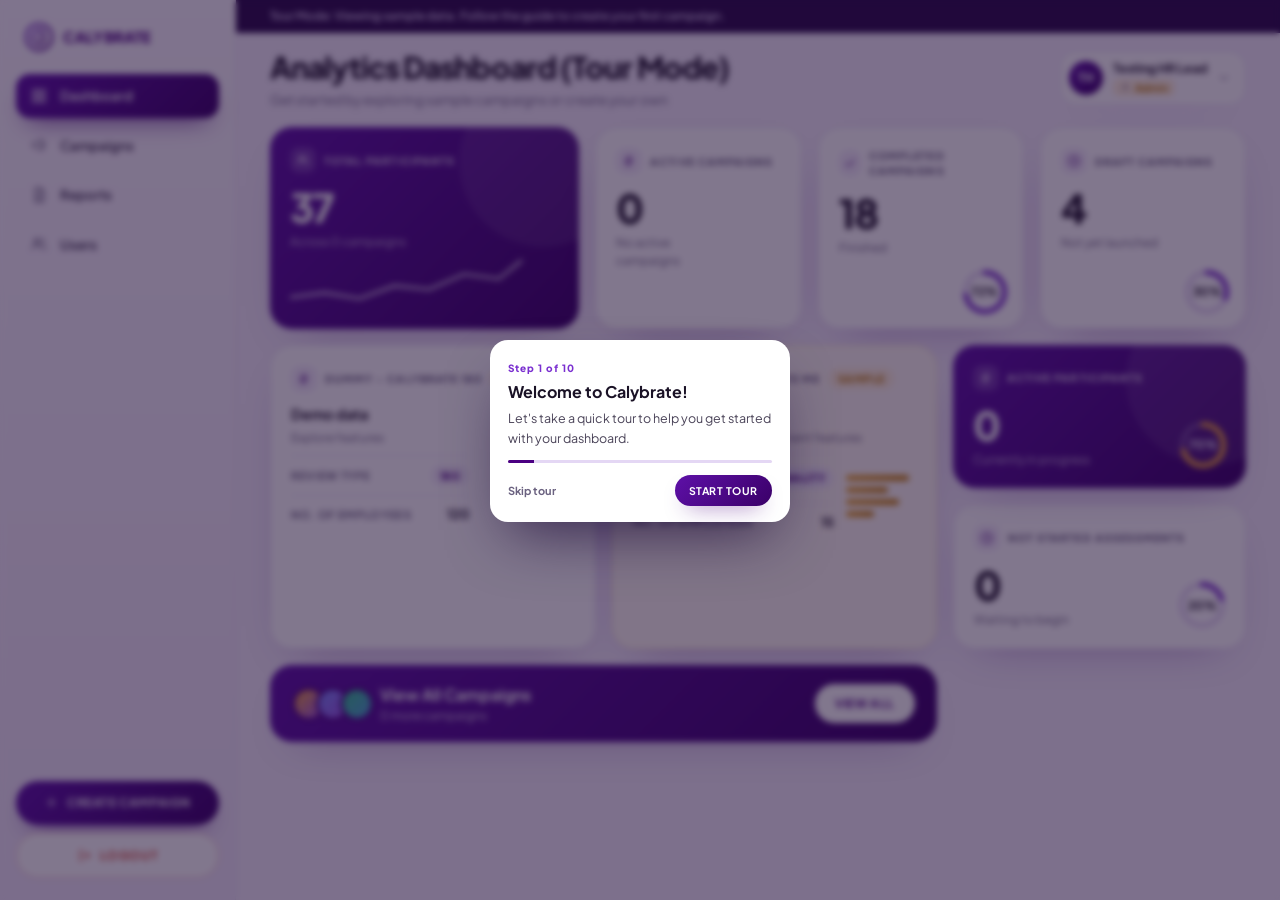
<file: dashboard-admin/index.html>
<!doctype html>
<html lang="en">
<head>
<meta charset="utf-8">
<meta name="viewport" content="width=device-width, initial-scale=1">
<title>Admin Dashboard | Calybrate</title>
<link rel="icon" href="img/logo.svg">
<link rel="preconnect" href="https://fonts.googleapis.com">
<link href="https://fonts.googleapis.com/css2?family=Plus+Jakarta+Sans:wght@400;500;600;700;800&display=swap" rel="stylesheet">
<link rel="stylesheet" href="css/dash.css">
</head>
<body>
<noscript>This prototype needs JavaScript.</noscript>
<script>window.DASH_ROLE = 'admin';</script>
<script src="js/dash.js"></script>
</body>
</html>
</file>
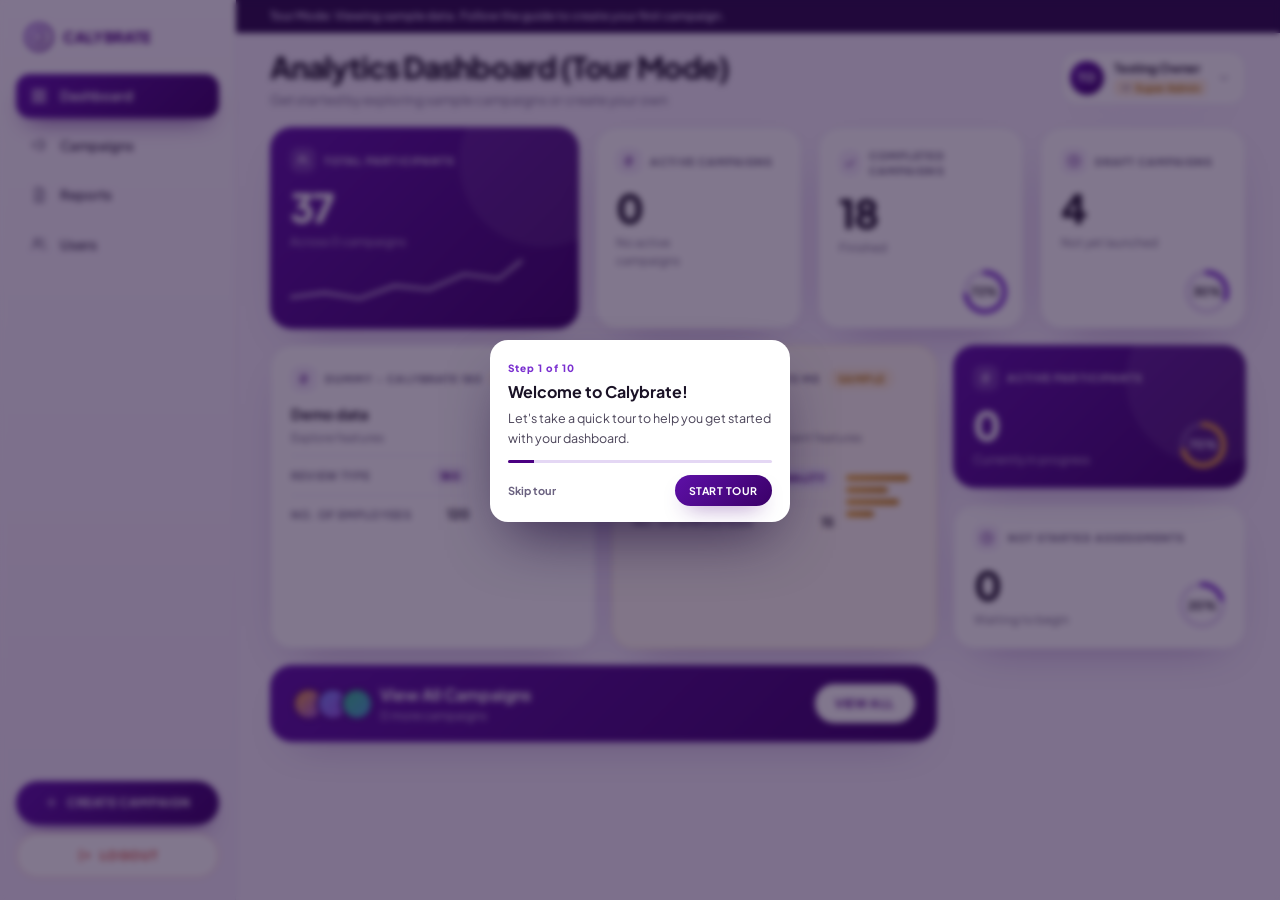
<file: dashboard/index.html>
<!doctype html>
<html lang="en">
<head>
<meta charset="utf-8">
<meta name="viewport" content="width=device-width, initial-scale=1">
<title>Super Admin Dashboard | Calybrate</title>
<link rel="icon" href="img/logo.svg">
<link rel="preconnect" href="https://fonts.googleapis.com">
<link href="https://fonts.googleapis.com/css2?family=Plus+Jakarta+Sans:wght@400;500;600;700;800&display=swap" rel="stylesheet">
<link rel="stylesheet" href="css/dash.css">
</head>
<body>
<noscript>This prototype needs JavaScript.</noscript>
<script>window.DASH_ROLE = 'super';</script>
<script src="js/dash.js"></script>
</body>
</html>
</file>
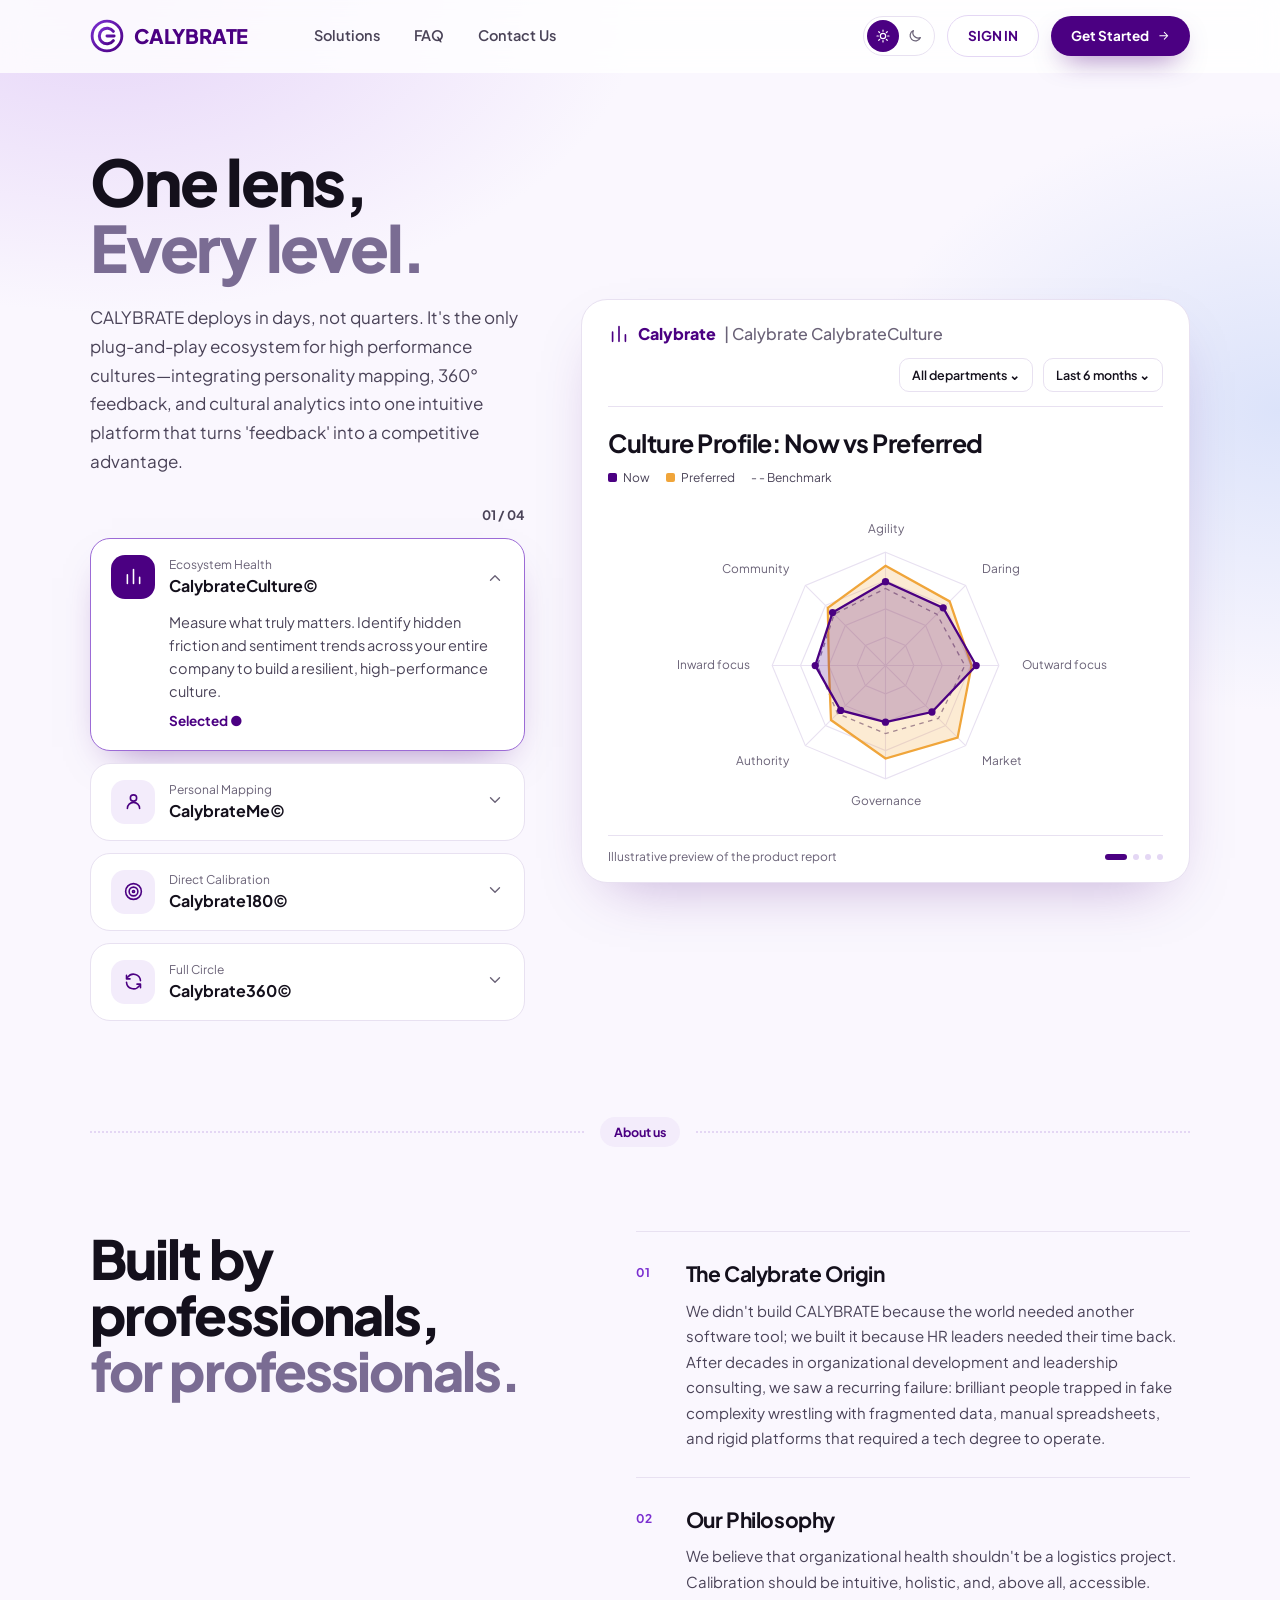
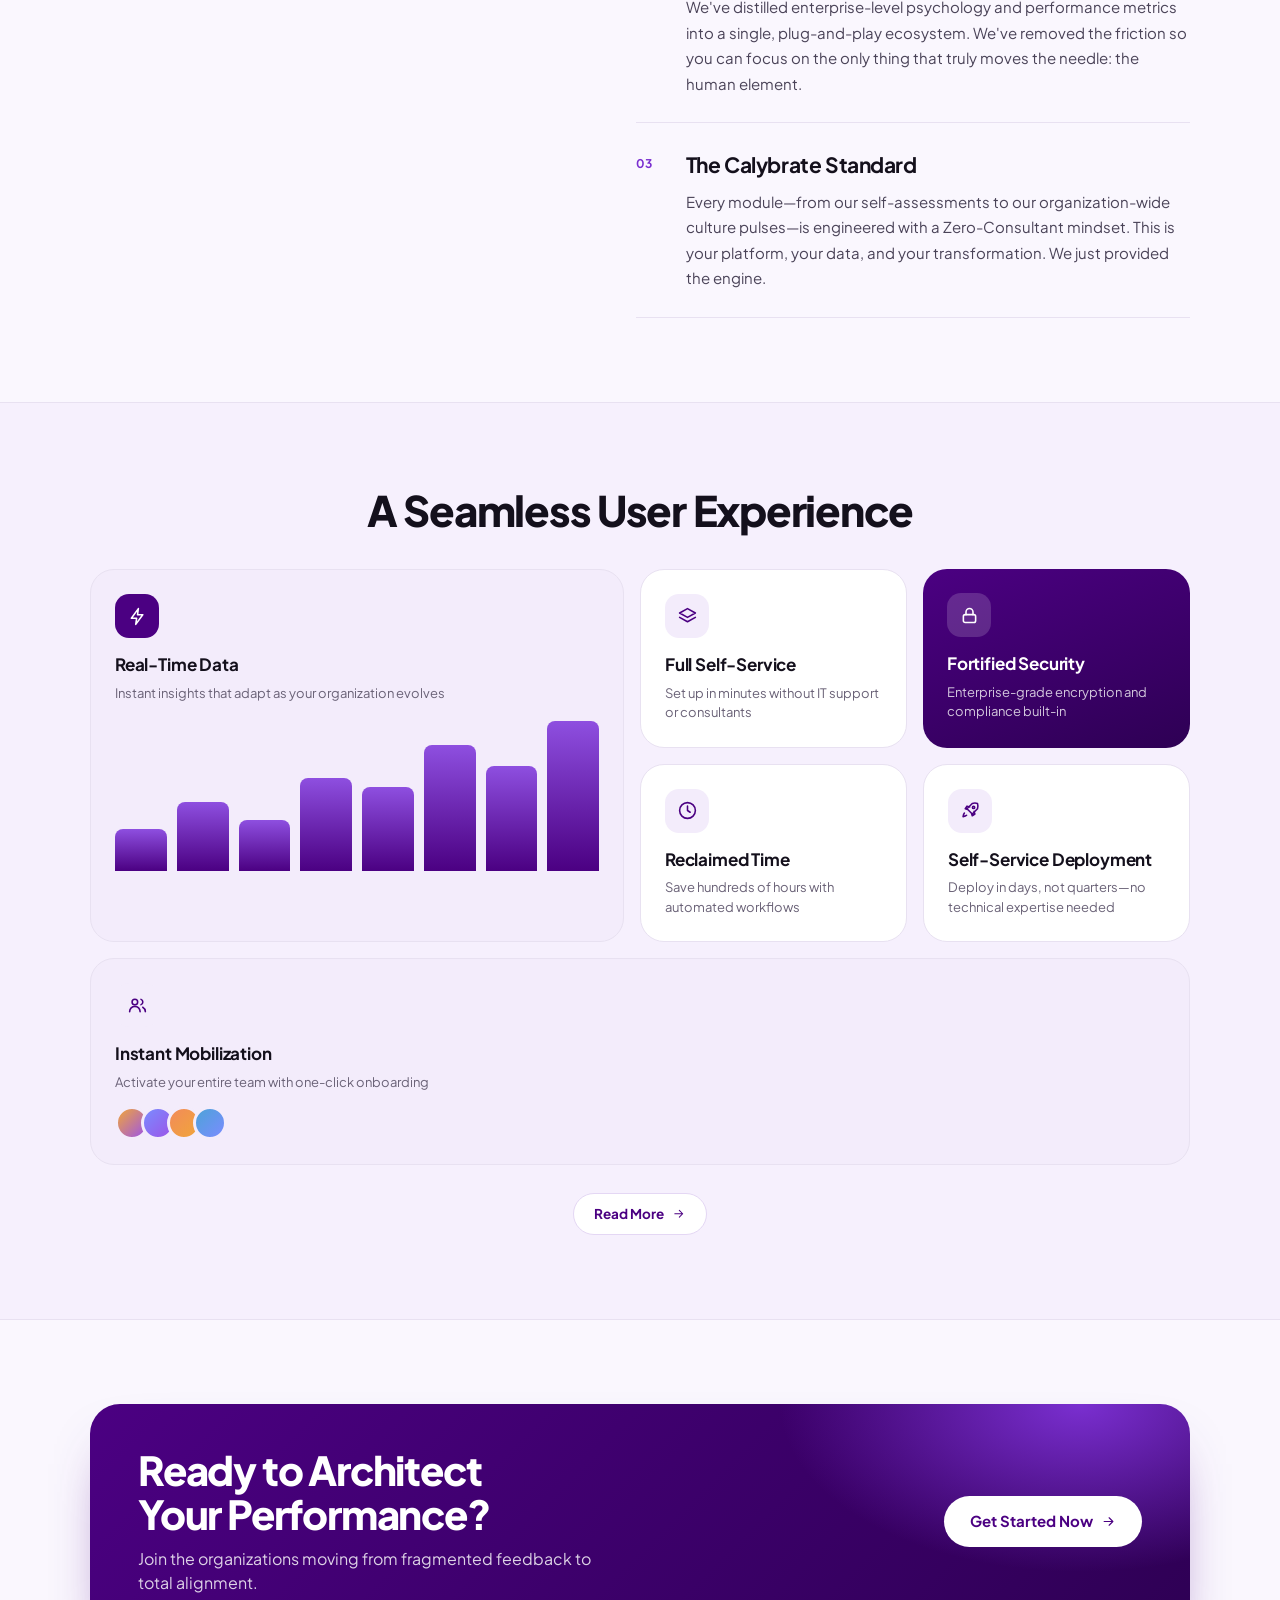
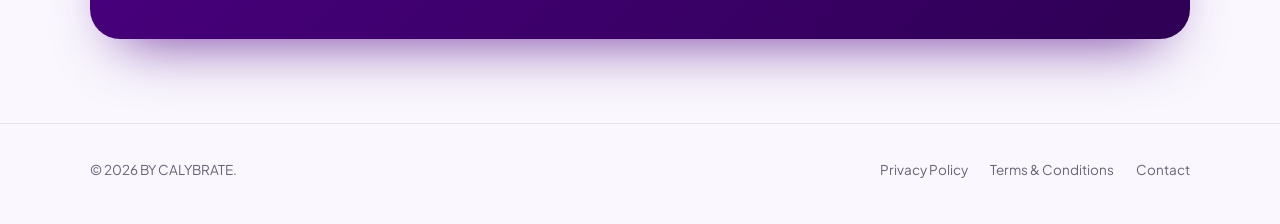
<file: landing-page/index.html>
<!doctype html>
<html lang="en">
<head>
<meta charset="utf-8">
<meta name="viewport" content="width=device-width, initial-scale=1">
<title>Home | Calybrate</title>
<link rel="icon" href="img/logo.svg">
<link rel="preconnect" href="https://fonts.googleapis.com">
<link href="https://fonts.googleapis.com/css2?family=Plus+Jakarta+Sans:wght@400;500;600;700;800&display=swap" rel="stylesheet">
<link rel="stylesheet" href="css/style.css">
</head>
<body class="pg-home">
<header class="nav" id="nav"><div class="wrap nav-in">
  <a class="brand" href="index.html"><img src="img/logo.svg" alt=""><span>CALYBRATE</span></a>
  <nav class="links" aria-label="Main"><a href="solutions.html">Solutions</a><a href="faq.html">FAQ</a><a href="request-demo.html#form">Contact Us</a></nav>
  <div class="nav-r">
    <div class="theme" role="group" aria-label="Theme"><button data-t="light" aria-label="Light theme"><i data-ic="sun"></i></button><button data-t="dark" aria-label="Dark theme"><i data-ic="moon"></i></button></div>
    <a class="btn ghost sm" href="#">SIGN IN</a>
    <a class="btn sm" href="request-demo.html#form">Get Started <i data-ic="arrow"></i></a>
  </div>
  <button class="burger" data-menu aria-label="Open menu"><i data-ic="menu"></i></button>
</div></header>
<div class="mmenu" id="mmenu" aria-hidden="true">
  <div class="mm-top"><a class="brand" href="index.html"><img src="img/logo.svg" alt=""><span>CALYBRATE</span></a><button class="burger" data-menu-close aria-label="Close menu"><i data-ic="x"></i></button></div>
  <nav class="mm-links">
    <a style="--i:0" href="solutions.html"><small>01</small>Solutions<i data-ic="arrow"></i></a>
    <a style="--i:1" href="faq.html"><small>02</small>FAQ<i data-ic="arrow"></i></a>
    <a style="--i:2" href="request-demo.html#form"><small>03</small>Contact Us<i data-ic="arrow"></i></a>
  </nav>
  <div class="mm-bottom">
    <div class="mm-theme"><span>Theme</span><div class="theme" role="group" aria-label="Theme"><button data-t="light" aria-label="Light theme"><i data-ic="sun"></i></button><button data-t="dark" aria-label="Dark theme"><i data-ic="moon"></i></button></div></div>
    <a class="btn ghost" href="#">SIGN IN</a>
    <a class="btn" href="request-demo.html#form">Get Started <i data-ic="arrow"></i></a>
  </div>
</div>
<main>

<section class="hero"><div class="wrap g2" id="explorer">
  <div>
    <h1 class="big rv">One lens,<br><span>Every level.</span></h1>
    <p class="lead rv" style="--i:1;margin-top:22px">CALYBRATE deploys in days, not quarters. It's the only plug-and-play ecosystem for high performance cultures&mdash;integrating personality mapping, 360&deg; feedback, and cultural analytics into one intuitive platform that turns 'feedback' into a competitive advantage.</p>
    <div class="eh rv" style="--i:2"><span></span><span id="ex-count">01 / 04</span></div>
    <div class="acc rv" style="--i:3"></div>
  </div>
  <div class="card pv rv" style="--i:2">
    <div class="top"><span class="lg"><i data-ic="bar" style="font-size:22px"></i> Calybrate <span>| Calybrate <b id="pv-mod" style="font-weight:500">Culture</b></span></span><span class="selects"><span>All departments &#8964;</span><span>Last 6 months &#8964;</span></span></div>
    <h3 id="pv-title">Culture Profile: Now vs Preferred</h3>
    <div class="legend"><span><i style="background:#4B0082"></i>Now</span><span><i style="background:#F0A53A"></i>Preferred</span><span>- - Benchmark</span></div>
    <div class="rd" id="rd"></div>
    <div class="foot2"><span>Illustrative preview of the product report</span><span class="dots"><span class="on"></span><span></span><span></span><span></span></span></div>
  </div>
</div></section>

<div class="divider"><span>About us</span></div>
<section class="sec"><div class="wrap prin">
  <h2 class="big rv">Built by<br>professionals,<br><span>for professionals.</span></h2>
  <ol>
    <li class="rv"><b>01</b><div><h3>The Calybrate Origin</h3><p>We didn't build CALYBRATE because the world needed another software tool; we built it because HR leaders needed their time back. After decades in organizational development and leadership consulting, we saw a recurring failure: brilliant people trapped in fake complexity wrestling with fragmented data, manual spreadsheets, and rigid platforms that required a tech degree to operate.</p></div></li>
    <li class="rv" style="--i:1"><b>02</b><div><h3>Our Philosophy</h3><p>We believe that organizational health shouldn't be a logistics project. Calibration should be intuitive, holistic, and, above all, accessible. We've distilled enterprise-level psychology and performance metrics into a single, plug-and-play ecosystem. We've removed the friction so you can focus on the only thing that truly moves the needle: the human element.</p></div></li>
    <li class="rv" style="--i:2"><b>03</b><div><h3>The Calybrate Standard</h3><p>Every module&mdash;from our self-assessments to our organization-wide culture pulses&mdash;is engineered with a Zero-Consultant mindset. This is your platform, your data, and your transformation. We just provided the engine.</p></div></li>
  </ol>
</div></section>

<section class="sec band"><div class="wrap">
  <h2 class="mid center rv">A Seamless User Experience</h2>
  <div class="bento">
    <div class="bt big rv"><span class="ic dark"><i data-ic="bolt"></i></span><h3>Real-Time Data</h3><p>Instant insights that adapt as your organization evolves</p><div class="bars" aria-hidden="true"><span style="--i:0;--h:28%"></span><span style="--i:1;--h:46%"></span><span style="--i:2;--h:34%"></span><span style="--i:3;--h:62%"></span><span style="--i:4;--h:56%"></span><span style="--i:5;--h:84%"></span><span style="--i:6;--h:70%"></span><span style="--i:7;--h:100%"></span></div></div>
    <div class="bt rv" style="--i:1"><span class="ic"><i data-ic="layers"></i></span><h3>Full Self-Service</h3><p>Set up in minutes without IT support or consultants</p></div>
    <div class="bt dk rv" style="--i:2"><span class="ic"><i data-ic="lock"></i></span><h3>Fortified Security</h3><p>Enterprise-grade encryption and compliance built-in</p></div>
    <div class="bt rv" style="--i:3"><span class="ic"><i data-ic="clock"></i></span><h3>Reclaimed Time</h3><p>Save hundreds of hours with automated workflows</p></div>
    <div class="bt rv" style="--i:4"><span class="ic"><i data-ic="rocket"></i></span><h3>Self-Service Deployment</h3><p>Deploy in days, not quarters&mdash;no technical expertise needed</p></div>
    <div class="bt wide rv"><span class="ic"><i data-ic="users"></i></span><h3>Instant Mobilization</h3><p>Activate your entire team with one-click onboarding</p><div class="avs"><span style="background:linear-gradient(135deg,#F0A53A,#9C54E8)"></span><span style="background:linear-gradient(135deg,#7A8CFF,#9C54E8)"></span><span style="background:linear-gradient(135deg,#F28B5A,#F0A53A)"></span><span style="background:linear-gradient(135deg,#4DA3D8,#7A8CFF)"></span></div></div>
  </div>
  <div class="center rv"><a class="btn ghost sm" href="solutions.html">Read More <i data-ic="arrow"></i></a></div>
</div></section>

<section class="sec"><div class="wrap"><div class="cta rv"><div><h2>Ready to Architect<br>Your Performance?</h2><p>Join the organizations moving from fragmented feedback to total alignment.</p></div><a class="btn light pulse" href="request-demo.html#form">Get Started Now <i data-ic="arrow"></i></a></div></div></section>
</main>
<footer class="foot"><div class="wrap"><span>&copy; 2026 BY CALYBRATE.</span><nav><a href="#">Privacy Policy</a><a href="#">Terms &amp; Conditions</a><a href="request-demo.html#form">Contact</a></nav></div></footer>
<script src="js/app.js"></script>
</body>
</html>
</file>
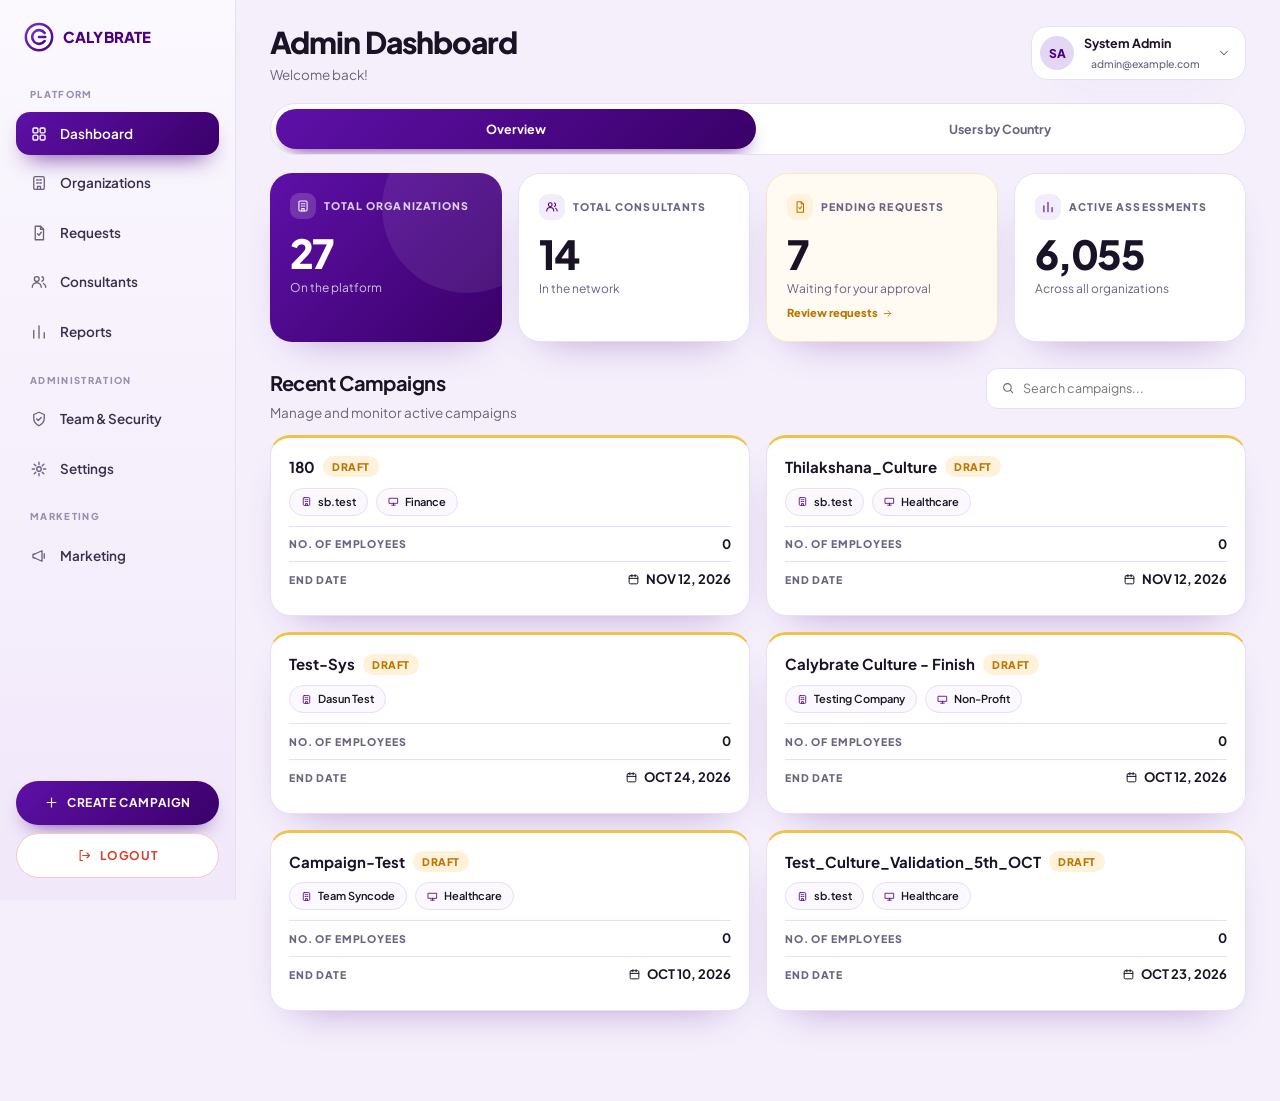
<file: system-admin/index.html>
<!doctype html>
<html lang="en">
<head>
<meta charset="utf-8">
<meta name="viewport" content="width=device-width, initial-scale=1">
<title>System Admin | Calybrate</title>
<link rel="icon" href="img/logo.svg">
<link rel="preconnect" href="https://fonts.googleapis.com">
<link href="https://fonts.googleapis.com/css2?family=Plus+Jakarta+Sans:wght@400;500;600;700;800&display=swap" rel="stylesheet">
<link rel="stylesheet" href="css/base.css">
<link rel="stylesheet" href="css/sys.css">
</head>
<body>
<noscript>This prototype needs JavaScript.</noscript>
<script src="js/sys.js"></script>
</body>
</html>
</file>
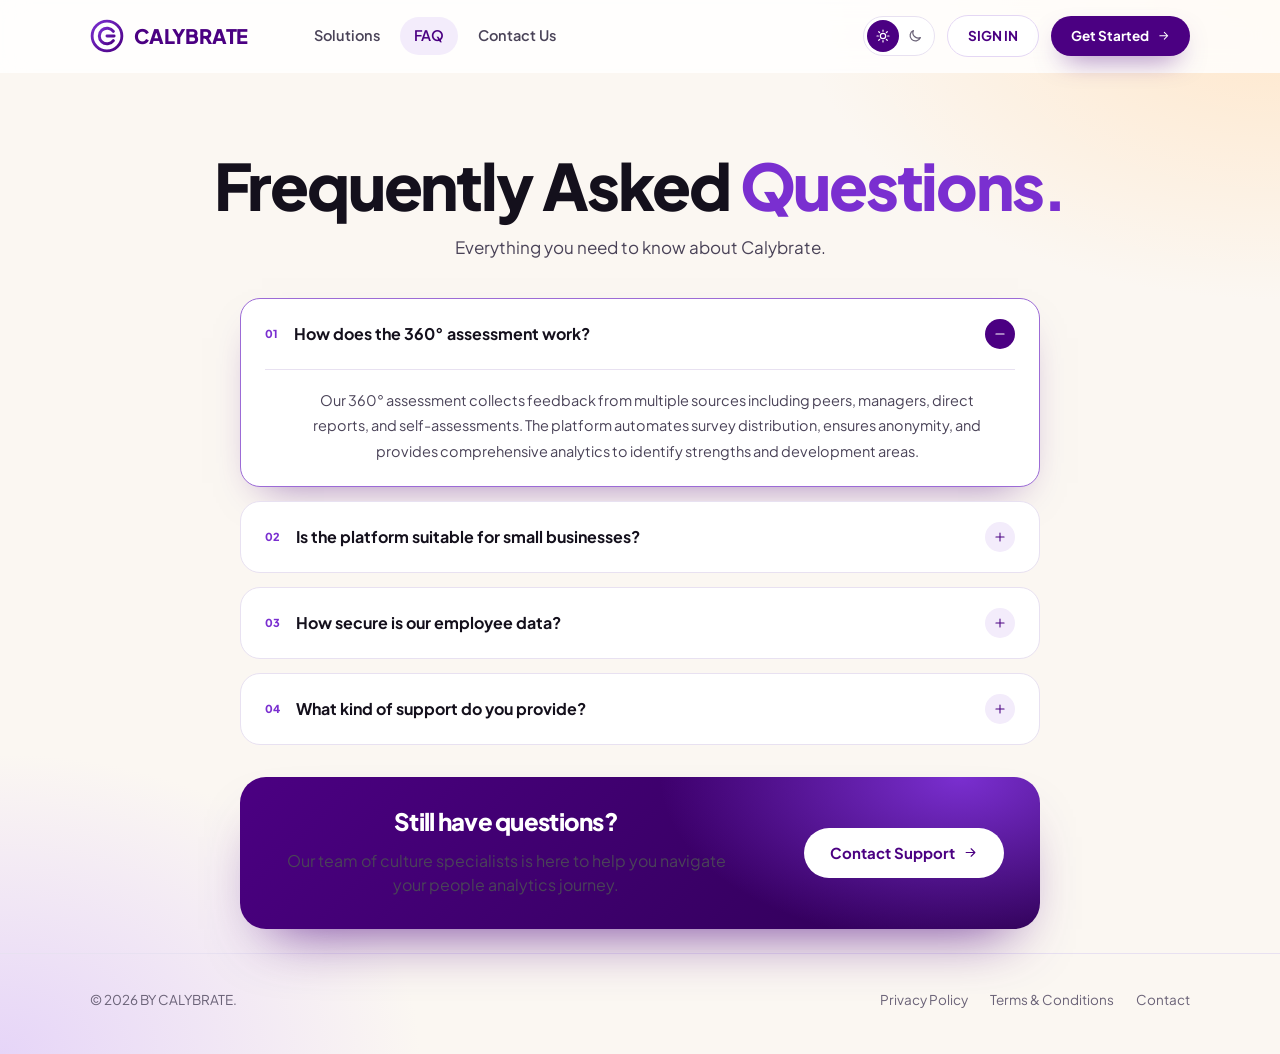
<file: landing-page/faq.html>
<!doctype html>
<html lang="en">
<head>
<meta charset="utf-8">
<meta name="viewport" content="width=device-width, initial-scale=1">
<title>FAQ | Calybrate</title>
<link rel="icon" href="img/logo.svg">
<link rel="preconnect" href="https://fonts.googleapis.com">
<link href="https://fonts.googleapis.com/css2?family=Plus+Jakarta+Sans:wght@400;500;600;700;800&display=swap" rel="stylesheet">
<link rel="stylesheet" href="css/style.css">
</head>
<body class="pg-faq">
<header class="nav" id="nav"><div class="wrap nav-in">
  <a class="brand" href="index.html"><img src="img/logo.svg" alt=""><span>CALYBRATE</span></a>
  <nav class="links" aria-label="Main"><a href="solutions.html">Solutions</a><a href="faq.html" class="on">FAQ</a><a href="request-demo.html#form">Contact Us</a></nav>
  <div class="nav-r">
    <div class="theme" role="group" aria-label="Theme"><button data-t="light" aria-label="Light theme"><i data-ic="sun"></i></button><button data-t="dark" aria-label="Dark theme"><i data-ic="moon"></i></button></div>
    <a class="btn ghost sm" href="#">SIGN IN</a>
    <a class="btn sm" href="request-demo.html#form">Get Started <i data-ic="arrow"></i></a>
  </div>
  <button class="burger" data-menu aria-label="Open menu"><i data-ic="menu"></i></button>
</div></header>
<div class="mmenu" id="mmenu" aria-hidden="true">
  <div class="mm-top"><a class="brand" href="index.html"><img src="img/logo.svg" alt=""><span>CALYBRATE</span></a><button class="burger" data-menu-close aria-label="Close menu"><i data-ic="x"></i></button></div>
  <nav class="mm-links">
    <a style="--i:0" href="solutions.html"><small>01</small>Solutions<i data-ic="arrow"></i></a>
    <a style="--i:1" href="faq.html"><small>02</small>FAQ<i data-ic="arrow"></i></a>
    <a style="--i:2" href="request-demo.html#form"><small>03</small>Contact Us<i data-ic="arrow"></i></a>
  </nav>
  <div class="mm-bottom">
    <div class="mm-theme"><span>Theme</span><div class="theme" role="group" aria-label="Theme"><button data-t="light" aria-label="Light theme"><i data-ic="sun"></i></button><button data-t="dark" aria-label="Dark theme"><i data-ic="moon"></i></button></div></div>
    <a class="btn ghost" href="#">SIGN IN</a>
    <a class="btn" href="request-demo.html#form">Get Started <i data-ic="arrow"></i></a>
  </div>
</div>
<main>

<section class="f-hero"><div class="wrap">
  <h1 class="big rv">Frequently Asked <em>Questions.</em></h1>
  <p class="lead rv" style="--i:1">Everything you need to know about Calybrate.</p>
  <div class="faq">
    <div class="q rv" style="--i:0"><button aria-expanded="false"><small>01</small>How does the 360&deg; assessment work?<span class="pm"><i data-ic="plus"></i></span></button><div class="ans"><div><p>Our 360&deg; assessment collects feedback from multiple sources including peers, managers, direct reports, and self-assessments. The platform automates survey distribution, ensures anonymity, and provides comprehensive analytics to identify strengths and development areas.</p></div></div></div>
    <div class="q rv" style="--i:1"><button aria-expanded="false"><small>02</small>Is the platform suitable for small businesses?<span class="pm"><i data-ic="plus"></i></span></button><div class="ans"><div><p>Yes. Calybrate is plug-and-play and fully self-service, so you can set up in minutes without IT support or consultants and deploy in days, not quarters.</p></div></div></div>
    <div class="q rv" style="--i:2"><button aria-expanded="false"><small>03</small>How secure is our employee data?<span class="pm"><i data-ic="plus"></i></span></button><div class="ans"><div><p>Data security is our primary architectural constraint. Every calibration is governed by enterprise-grade encryption and strict anonymity protocols to protect your organizational &ldquo;bones.&rdquo;</p></div></div></div>
    <div class="q rv" style="--i:3"><button aria-expanded="false"><small>04</small>What kind of support do you provide?<span class="pm"><i data-ic="plus"></i></span></button><div class="ans"><div><p>Our team of culture specialists is here to help you navigate your people analytics journey. Reach out through Contact Support and we reply within 24 hours.</p></div></div></div>
    <div class="cta rv" style="--i:4"><div><h2>Still have questions?</h2><p>Our team of culture specialists is here to help you navigate your people analytics journey.</p></div><a class="btn light" href="request-demo.html#form">Contact Support <i data-ic="arrow"></i></a></div>
  </div>
</div></section>
</main>
<footer class="foot"><div class="wrap"><span>&copy; 2026 BY CALYBRATE.</span><nav><a href="#">Privacy Policy</a><a href="#">Terms &amp; Conditions</a><a href="request-demo.html#form">Contact</a></nav></div></footer>
<script src="js/app.js"></script>
</body>
</html>
</file>
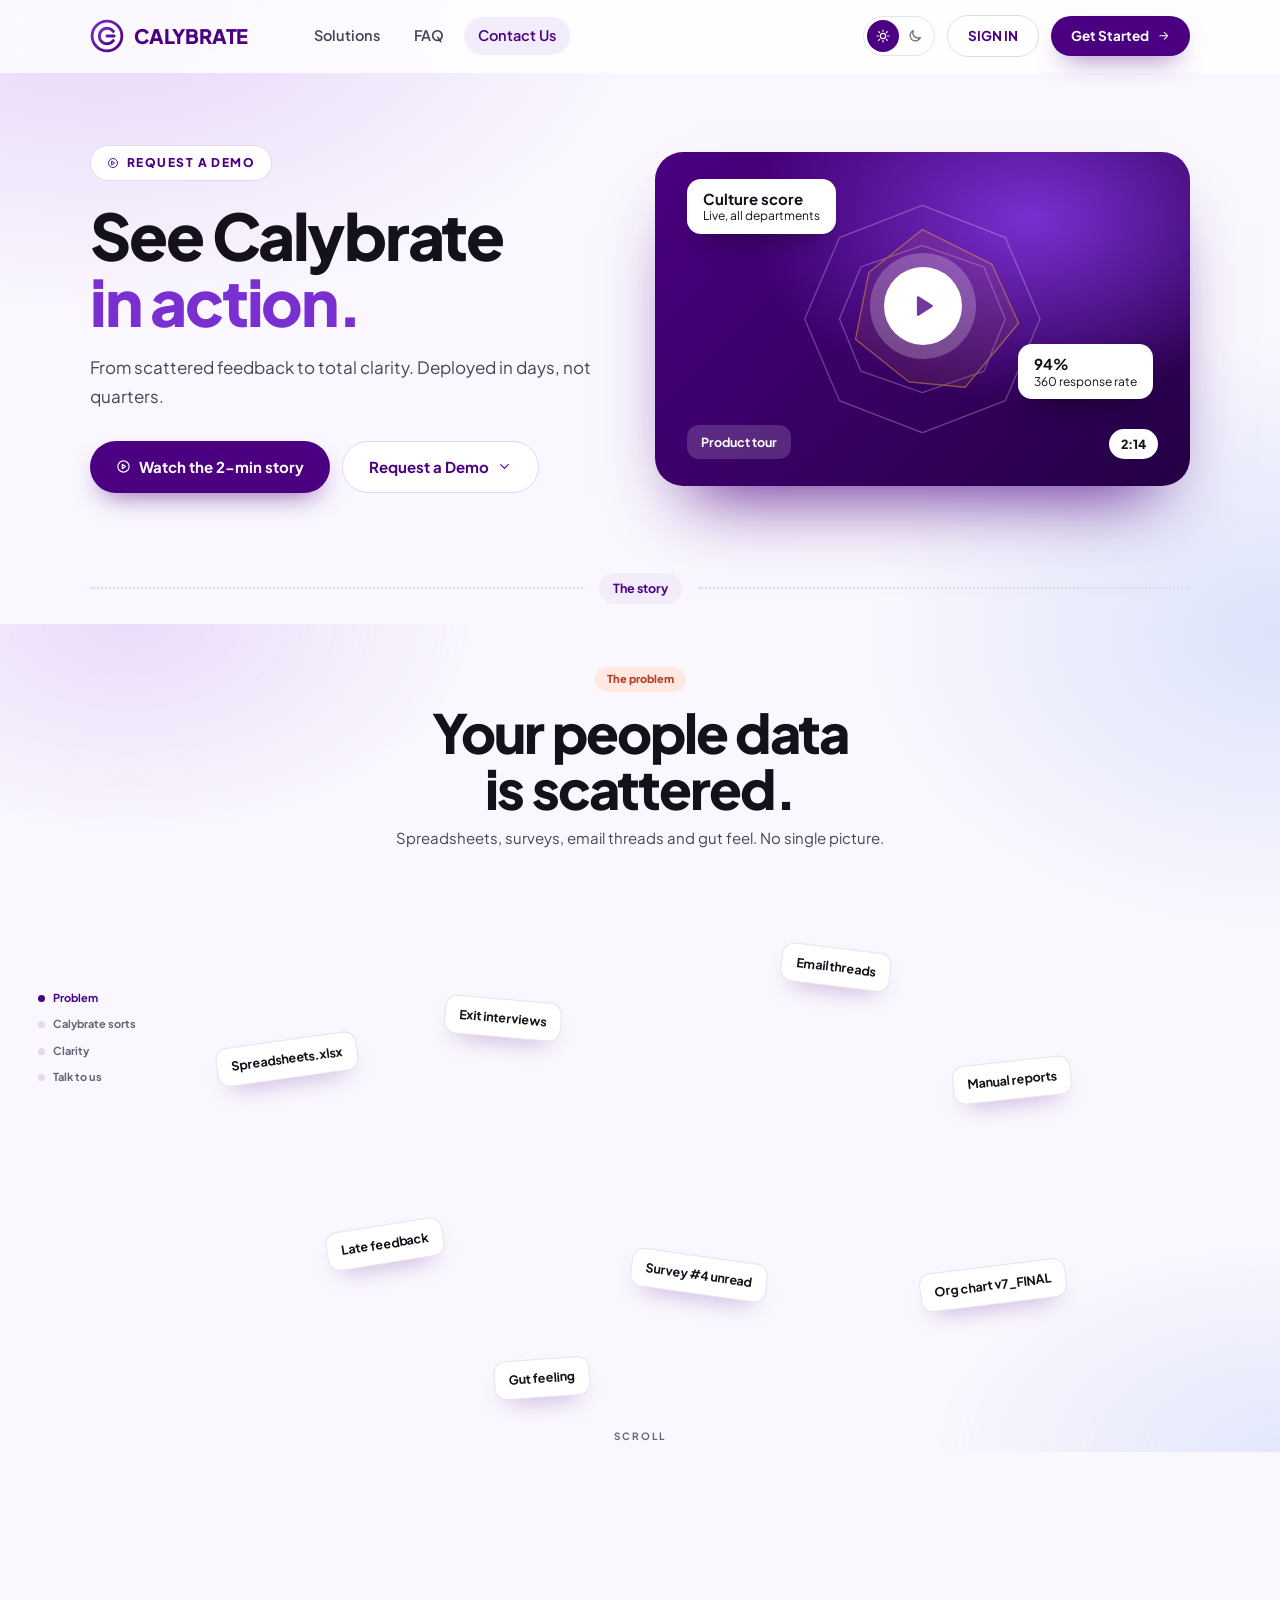
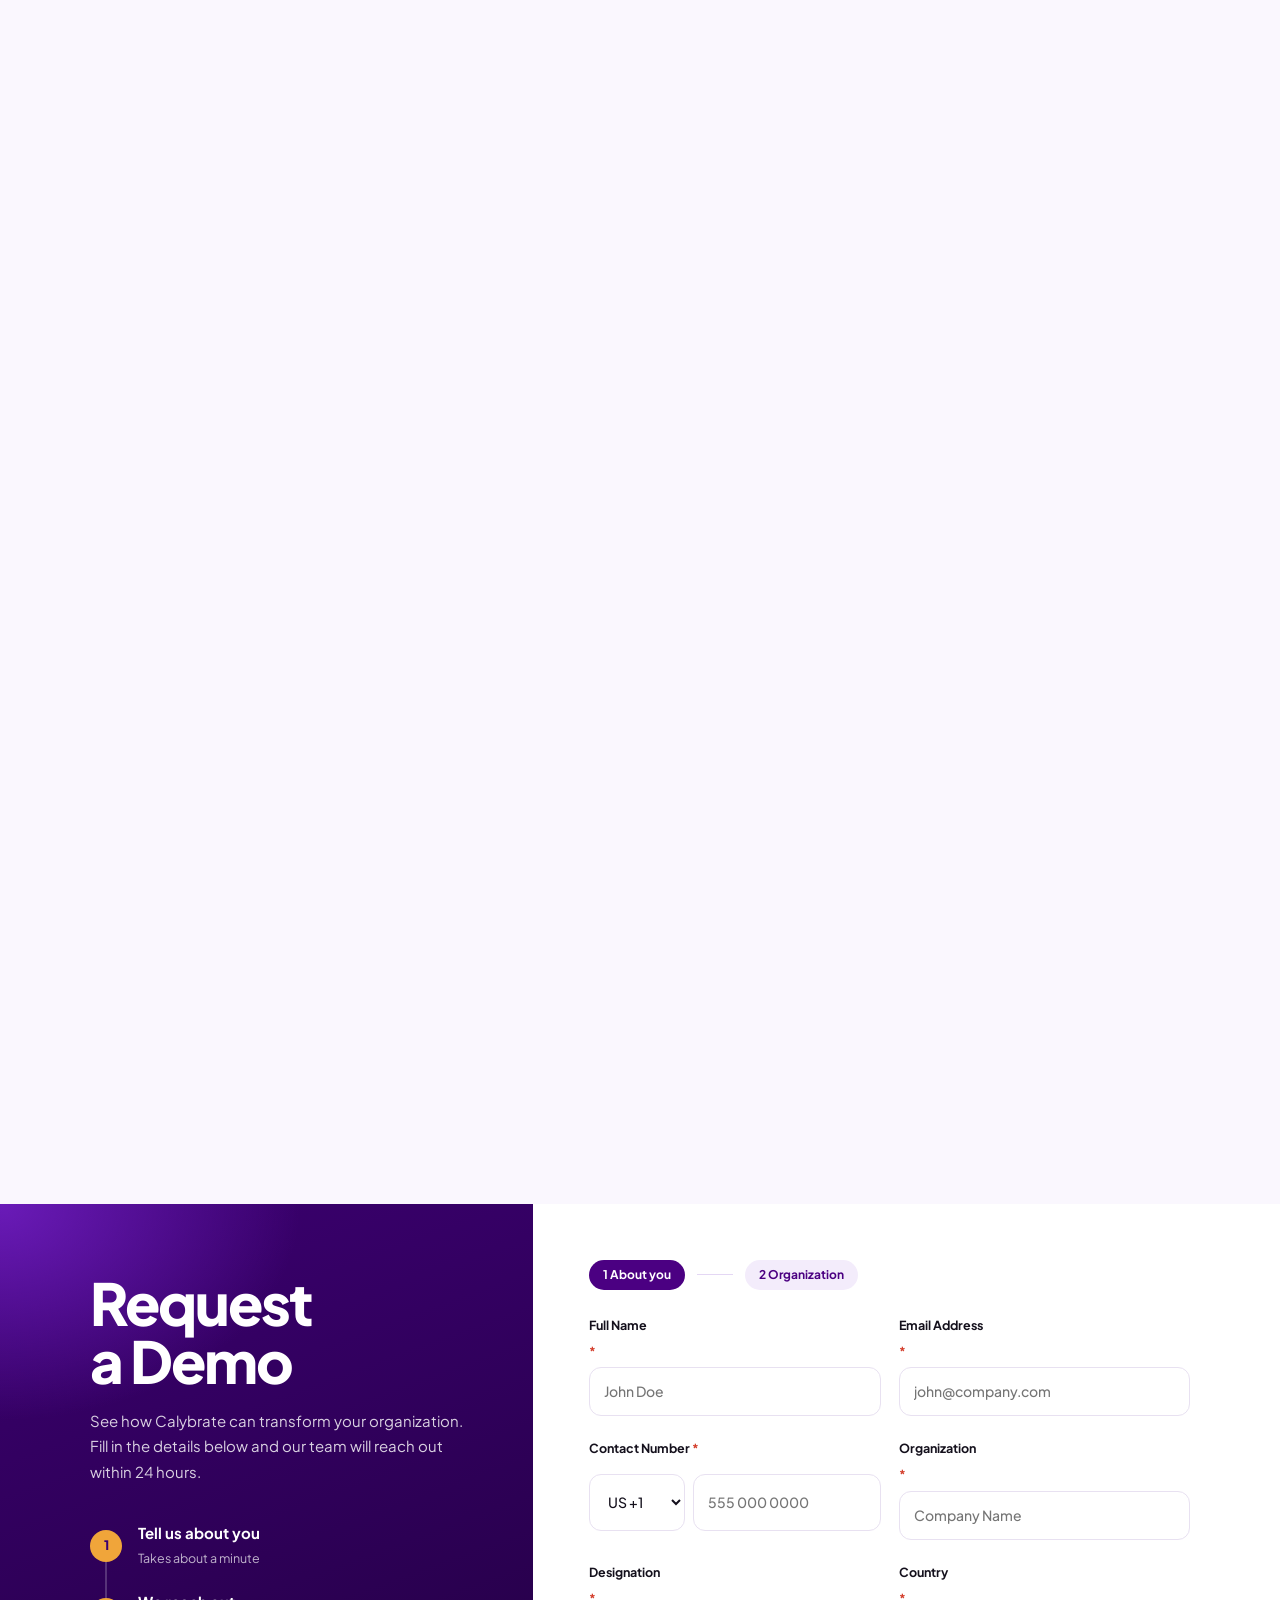
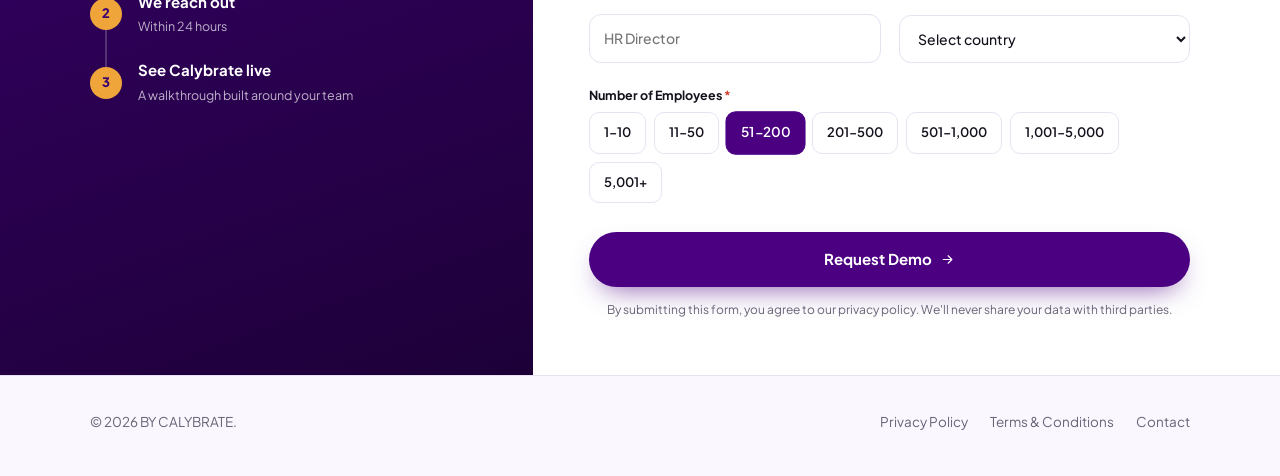
<file: landing-page/request-demo.html>
<!doctype html>
<html lang="en">
<head>
<meta charset="utf-8">
<meta name="viewport" content="width=device-width, initial-scale=1">
<title>Request a Demo | Calybrate</title>
<link rel="icon" href="img/logo.svg">
<link rel="preconnect" href="https://fonts.googleapis.com">
<link href="https://fonts.googleapis.com/css2?family=Plus+Jakarta+Sans:wght@400;500;600;700;800&display=swap" rel="stylesheet">
<link rel="stylesheet" href="css/style.css">
</head>
<body class="pg-demo">
<header class="nav" id="nav"><div class="wrap nav-in">
  <a class="brand" href="index.html"><img src="img/logo.svg" alt=""><span>CALYBRATE</span></a>
  <nav class="links" aria-label="Main"><a href="solutions.html">Solutions</a><a href="faq.html">FAQ</a><a href="request-demo.html#form" class="on">Contact Us</a></nav>
  <div class="nav-r">
    <div class="theme" role="group" aria-label="Theme"><button data-t="light" aria-label="Light theme"><i data-ic="sun"></i></button><button data-t="dark" aria-label="Dark theme"><i data-ic="moon"></i></button></div>
    <a class="btn ghost sm" href="#">SIGN IN</a>
    <a class="btn sm" href="request-demo.html#form">Get Started <i data-ic="arrow"></i></a>
  </div>
  <button class="burger" data-menu aria-label="Open menu"><i data-ic="menu"></i></button>
</div></header>
<div class="mmenu" id="mmenu" aria-hidden="true">
  <div class="mm-top"><a class="brand" href="index.html"><img src="img/logo.svg" alt=""><span>CALYBRATE</span></a><button class="burger" data-menu-close aria-label="Close menu"><i data-ic="x"></i></button></div>
  <nav class="mm-links">
    <a style="--i:0" href="solutions.html"><small>01</small>Solutions<i data-ic="arrow"></i></a>
    <a style="--i:1" href="faq.html"><small>02</small>FAQ<i data-ic="arrow"></i></a>
    <a style="--i:2" href="request-demo.html#form"><small>03</small>Contact Us<i data-ic="arrow"></i></a>
  </nav>
  <div class="mm-bottom">
    <div class="mm-theme"><span>Theme</span><div class="theme" role="group" aria-label="Theme"><button data-t="light" aria-label="Light theme"><i data-ic="sun"></i></button><button data-t="dark" aria-label="Dark theme"><i data-ic="moon"></i></button></div></div>
    <a class="btn ghost" href="#">SIGN IN</a>
    <a class="btn" href="request-demo.html#form">Get Started <i data-ic="arrow"></i></a>
  </div>
</div>
<main>

<section class="d-hero"><div class="wrap g2" style="grid-template-columns:1fr 1.05fr">
  <div>
    <span class="pill rv"><i data-ic="playo"></i> REQUEST A DEMO</span>
    <h1 class="big rv" style="--i:1">See Calybrate<br><em>in action.</em></h1>
    <p class="lead rv" style="--i:2">From scattered feedback to total clarity. Deployed in days, not quarters.</p>
    <div class="acts rv" style="--i:3"><button class="btn" data-video><i data-ic="playo"></i> Watch the 2-min story</button><a class="btn ghost" href="#form">Request a Demo <i data-ic="chev"></i></a></div>
  </div>
  <button class="video scale-in" data-video aria-label="Play the product tour">
    <svg class="bgr" viewBox="0 0 400 250" aria-hidden="true"><g fill="none" stroke="#fff" stroke-opacity=".5"><polygon points="200,40 262,64 288,125 262,186 200,210 138,186 112,125 138,64"/><polygon points="200,70 246,86 262,125 246,164 200,180 154,164 138,125 154,86"/></g><polygon points="200,58 252,84 272,128 232,176 190,172 150,140 160,90" fill="#F0A53A" fill-opacity=".18" stroke="#F0A53A"/></svg>
    <span class="chip1"><b>Culture score</b>Live, all departments</span><span class="chip2"><b>94%</b>360 response rate</span>
    <span class="play"><i data-ic="play"></i></span><span class="tour">Product tour</span><span class="time">2:14</span>
  </button>
</div></section>
<div class="modal" id="vmodal" role="dialog" aria-modal="true" aria-label="Product story"><div class="box"><video controls preload="none"><source src="media/story.mp4" type="video/mp4"></video><div class="msg"><span id="vmsg">The 2-minute story plays here.</span><button class="btn light sm" data-video-close>Close</button></div></div></div>

<div class="divider"><span>The story</span></div>
<section class="story" id="story" data-s="1" aria-label="Scroll story: from scattered data to one clear dashboard" style="margin-top:20px">
  <div class="story-stick">
    <div class="rail" aria-hidden="true"><span class="on">Problem</span><span>Calybrate sorts</span><span>Clarity</span><span>Talk to us</span></div>
    <div class="sh on"><span class="tg warn">The problem</span><h2>Your people data<br>is scattered.</h2><p>Spreadsheets, surveys, email threads and gut feel. No single picture.</p></div>
    <div class="sh"><span class="tg">Calybrate sorts it</span><h2>One platform collects<br>every signal.</h2><p>180, 360, personality and culture data, gathered automatically.</p></div>
    <div class="sh"><span class="tg">The result</span><h2>Now it&rsquo;s clear.</h2><p>One live dashboard, ready for leadership.</p></div>
    <div class="sh"><h2>Ready to see it<br>with your own data?</h2><p>Tell us about your team. We reply within 24 hours.</p><a class="btn" href="#form">Request a Demo <i data-ic="chev"></i></a></div>
    <div class="stage">
      <svg class="wires" viewBox="0 0 100 100" preserveAspectRatio="none" aria-hidden="true"><line x1="50" y1="50" x2="26" y2="18"/><line x1="50" y1="50" x2="26" y2="38"/><line x1="50" y1="50" x2="74" y2="18"/><line x1="50" y1="50" x2="74" y2="38"/><line x1="50" y1="50" x2="26" y2="60"/><line x1="50" y1="50" x2="26" y2="80"/><line x1="50" y1="50" x2="74" y2="60"/><line x1="50" y1="50" x2="74" y2="80"/></svg>
      <span class="chp" style="--l1:14%;--t1:30%;--r:-8deg;--l2:26%;--t2:18%"><span class="ck"><i data-ic="check"></i></span>Spreadsheets.xlsx</span>
      <span class="chp" style="--l1:36%;--t1:22%;--r:5deg;--l2:26%;--t2:38%"><span class="ck"><i data-ic="check"></i></span>Exit interviews</span>
      <span class="chp" style="--l1:70%;--t1:12%;--r:7deg;--l2:74%;--t2:18%"><span class="ck"><i data-ic="check"></i></span>Email threads</span>
      <span class="chp" style="--l1:88%;--t1:34%;--r:-6deg;--l2:74%;--t2:38%"><span class="ck"><i data-ic="check"></i></span>Manual reports</span>
      <span class="chp" style="--l1:24%;--t1:66%;--r:-9deg;--l2:26%;--t2:60%"><span class="ck"><i data-ic="check"></i></span>Late feedback</span>
      <span class="chp" style="--l1:56%;--t1:72%;--r:8deg;--l2:26%;--t2:80%"><span class="ck"><i data-ic="check"></i></span>Survey #4 unread</span>
      <span class="chp" style="--l1:86%;--t1:74%;--r:-7deg;--l2:74%;--t2:60%"><span class="ck"><i data-ic="check"></i></span>Org chart v7_FINAL</span>
      <span class="chp" style="--l1:40%;--t1:92%;--r:-4deg;--l2:74%;--t2:80%"><span class="ck"><i data-ic="check"></i></span>Gut feeling</span>
      <div class="hubc">Calybrate</div>
      <div class="card dash"><div class="hd">Culture profile <small>Resolved</small></div><div class="bd"><div class="rd" data-radar="culture" data-labels="off"></div><div class="m"><div><small>Culture</small><b>82</b></div><div><small>Engagement</small><b>76%</b></div><div><small>360 response</small><b>94%</b></div></div></div></div>
    </div>
    <span class="scrollhint">SCROLL</span>
  </div>
</section>

<section class="formsec" id="form">
  <div class="left">
    <h2 class="rv">Request<br>a Demo</h2>
    <p class="rv" style="--i:1">See how Calybrate can transform your organization. Fill in the details below and our team will reach out within 24 hours.</p>
    <div class="fsteps">
      <div class="fs rv" style="--i:2"><span class="n">1</span><div><b>Tell us about you</b><small>Takes about a minute</small></div></div>
      <div class="fs rv" style="--i:3"><span class="n">2</span><div><b>We reach out</b><small>Within 24 hours</small></div></div>
      <div class="fs rv" style="--i:4"><span class="n">3</span><div><b>See Calybrate live</b><small>A walkthrough built around your team</small></div></div>
    </div>
  </div>
  <div class="right"><div class="formbox">
    <div class="fstep" aria-hidden="true"><span class="on">1 About you</span><hr><span>2 Organization</span></div>
    <form id="demo-form" novalidate>
      <div class="frow">
        <label class="fld rv">Full Name <span class="req">*</span><input name="name" required autocomplete="name" placeholder="John Doe"><span class="err"></span></label>
        <label class="fld rv" style="--i:1">Email Address <span class="req">*</span><input name="email" type="email" required autocomplete="email" placeholder="john@company.com"><span class="err"></span></label>
        <div class="fld rv" style="--i:2"><label for="f-phone">Contact Number <span class="req">*</span></label><div class="phone"><select aria-label="Country code"><option>US +1</option><option>LK +94</option><option>UK +44</option><option>IN +91</option><option>AU +61</option><option>AE +971</option></select><input id="f-phone" name="phone" required autocomplete="tel" placeholder="555 000 0000"></div><span class="err"></span></div>
        <label class="fld rv" style="--i:3">Organization <span class="req">*</span><input name="org" required autocomplete="organization" placeholder="Company Name"><span class="err"></span></label>
        <label class="fld rv" style="--i:4">Designation <span class="req">*</span><input name="role" required placeholder="HR Director"><span class="err"></span></label>
        <label class="fld rv" style="--i:5">Country <span class="req">*</span><select id="f-country" name="country" required><option value="">Select country</option></select><span class="err"></span></label>
        <div class="fld full rv" style="--i:6"><span>Number of Employees <span class="req">*</span></span><div class="range" role="radiogroup" aria-label="Number of employees"><label><input type="radio" name="size" value="1-10"><span>1-10</span></label><label><input type="radio" name="size" value="11-50"><span>11-50</span></label><label><input type="radio" name="size" value="51-200" checked><span>51-200</span></label><label><input type="radio" name="size" value="201-500"><span>201-500</span></label><label><input type="radio" name="size" value="501-1,000"><span>501-1,000</span></label><label><input type="radio" name="size" value="1,001-5,000"><span>1,001-5,000</span></label><label><input type="radio" name="size" value="5,001+"><span>5,001+</span></label></div><span class="err" id="size-err"></span></div>
      </div>
      <button class="btn submit" type="submit">Request Demo <i data-ic="arrow"></i></button>
      <p class="note">By submitting this form, you agree to our privacy policy. We'll never share your data with third parties.</p>
    </form>
  </div></div>
</section>
</main>
<footer class="foot"><div class="wrap"><span>&copy; 2026 BY CALYBRATE.</span><nav><a href="#">Privacy Policy</a><a href="#">Terms &amp; Conditions</a><a href="request-demo.html#form">Contact</a></nav></div></footer>
<script src="js/app.js"></script>
</body>
</html>
</file>
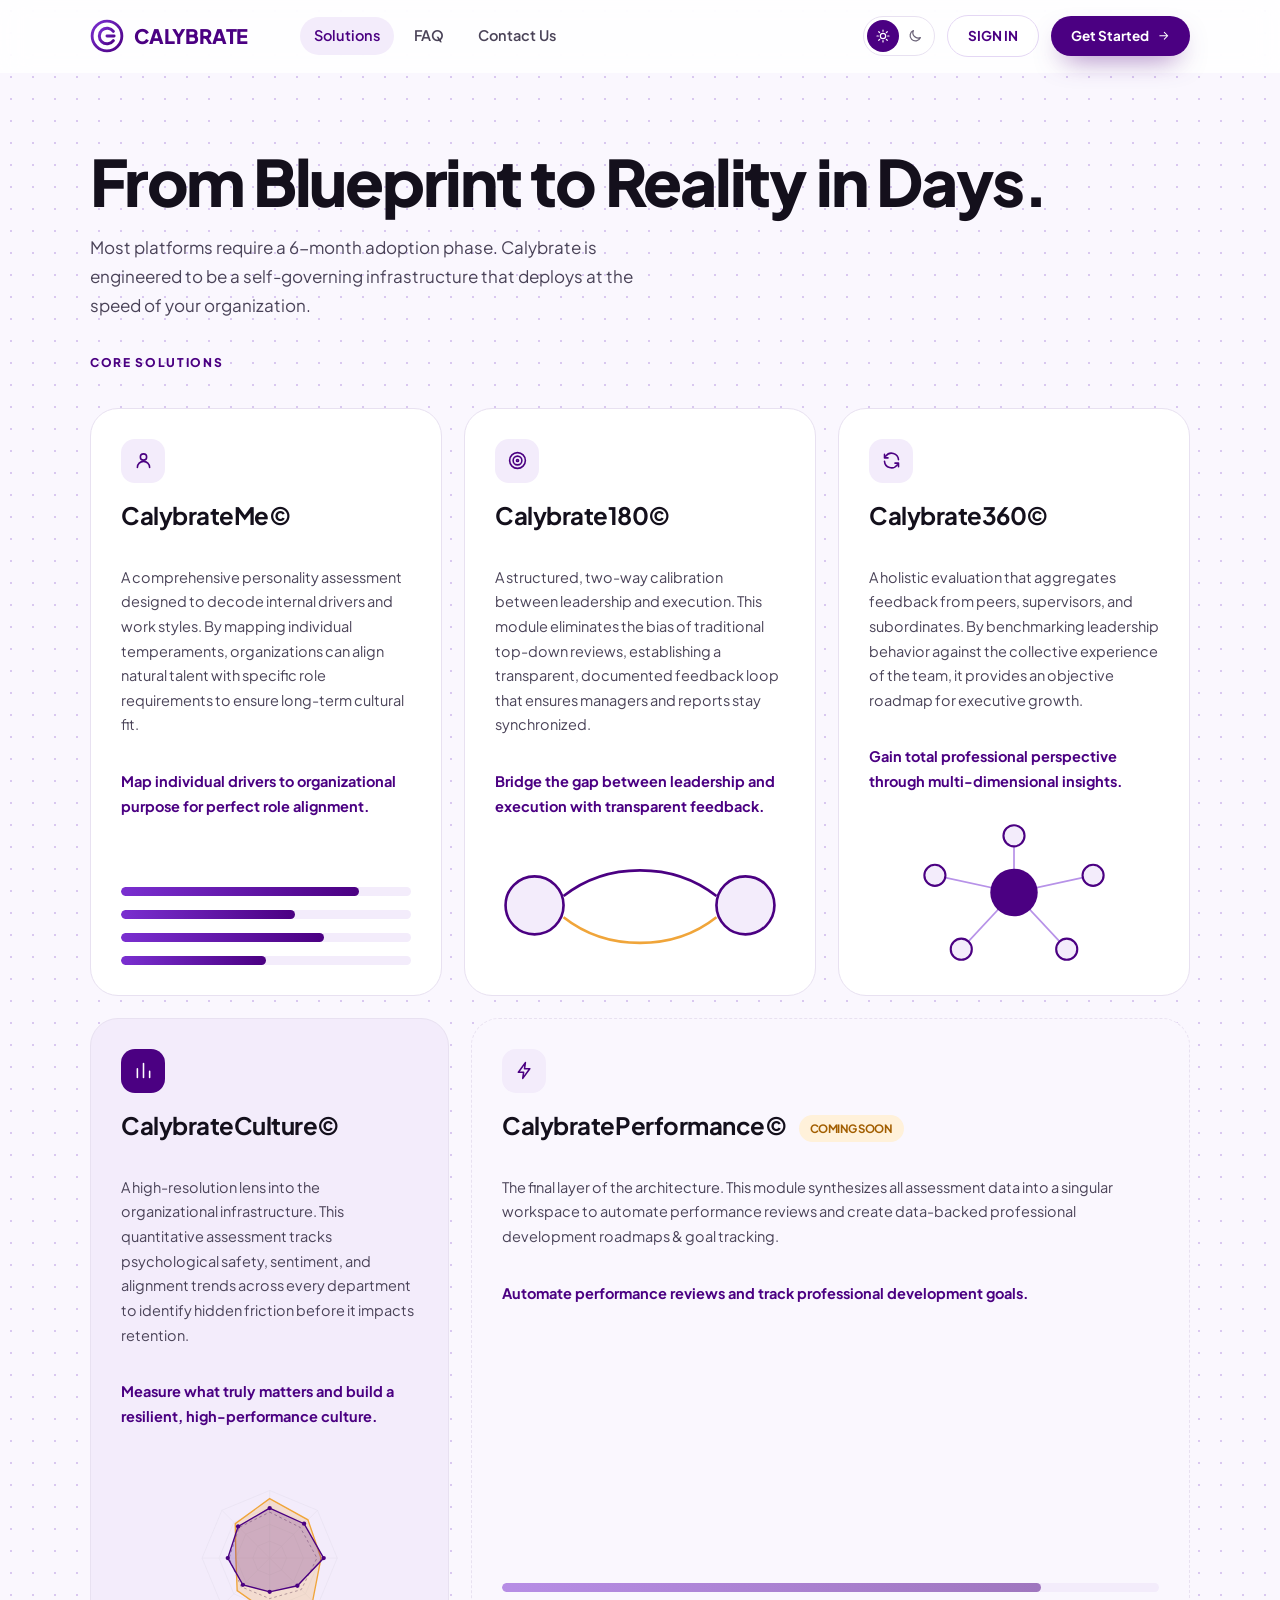
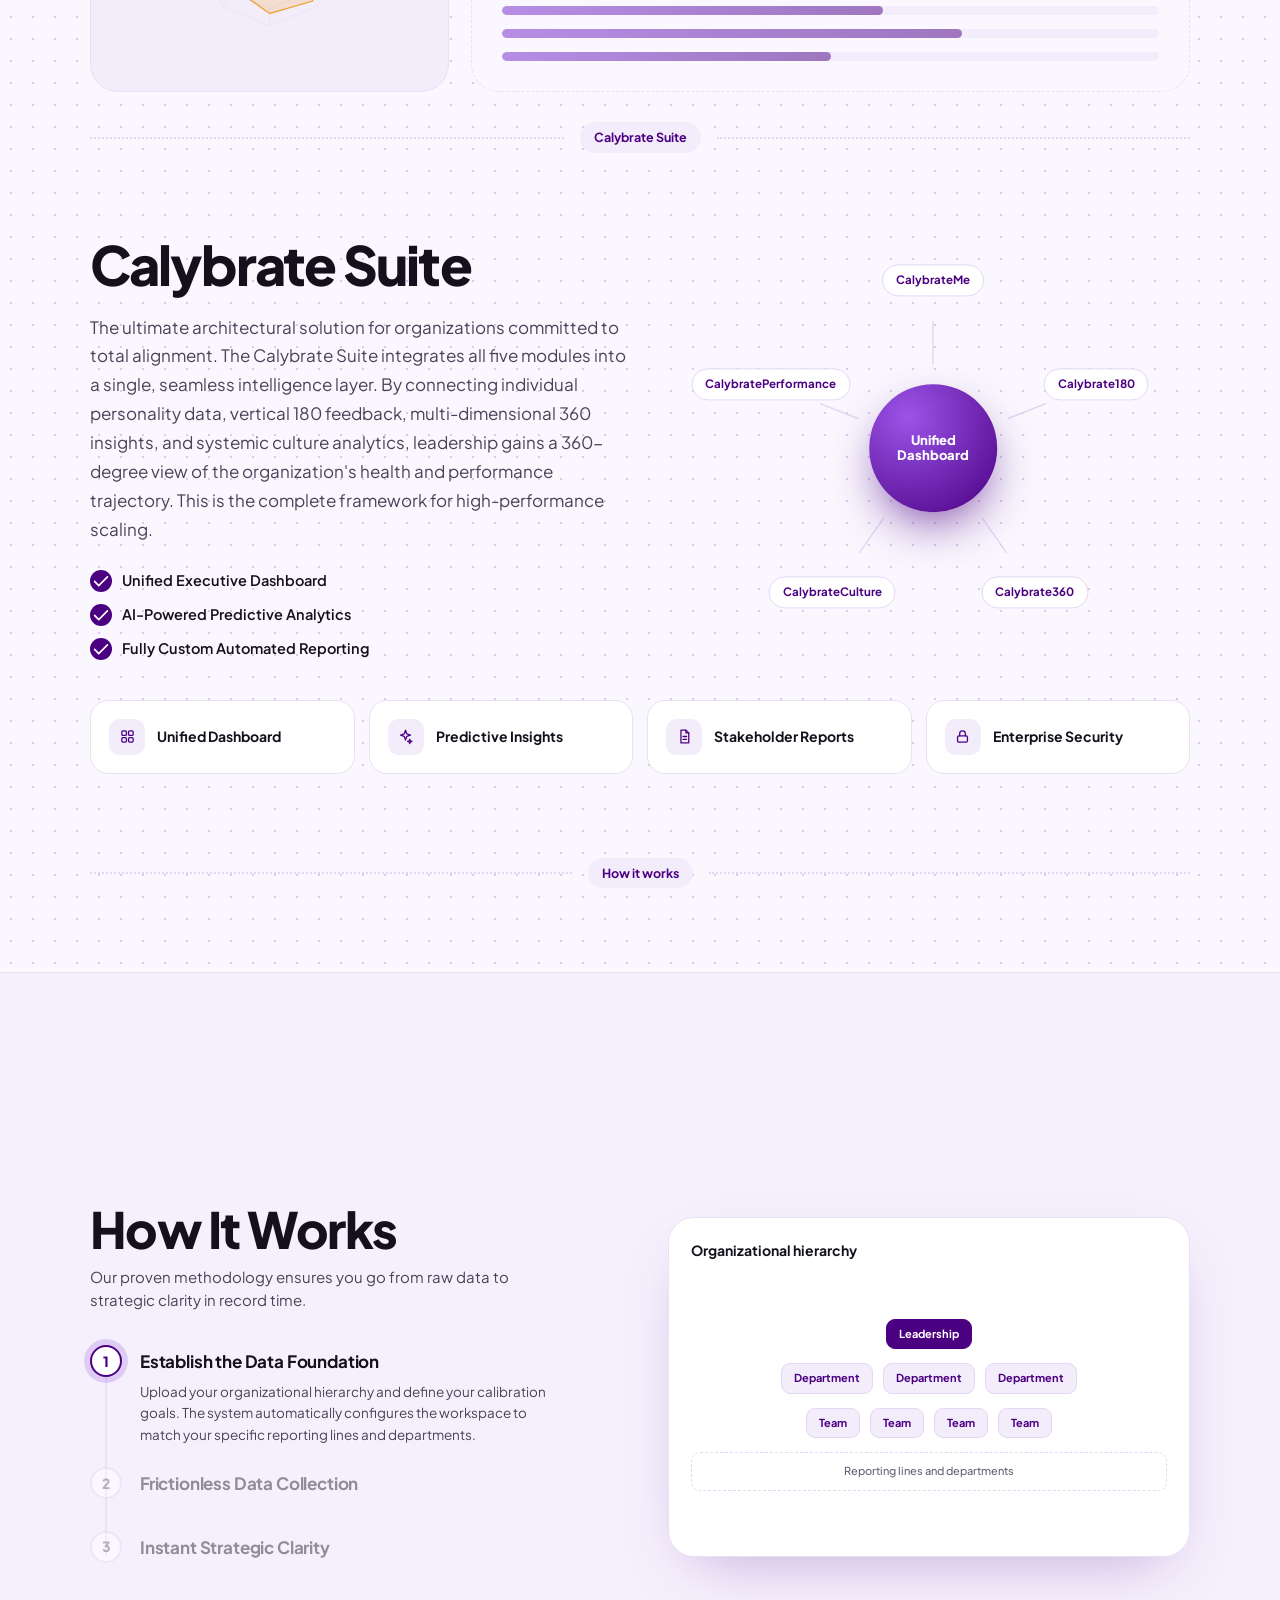
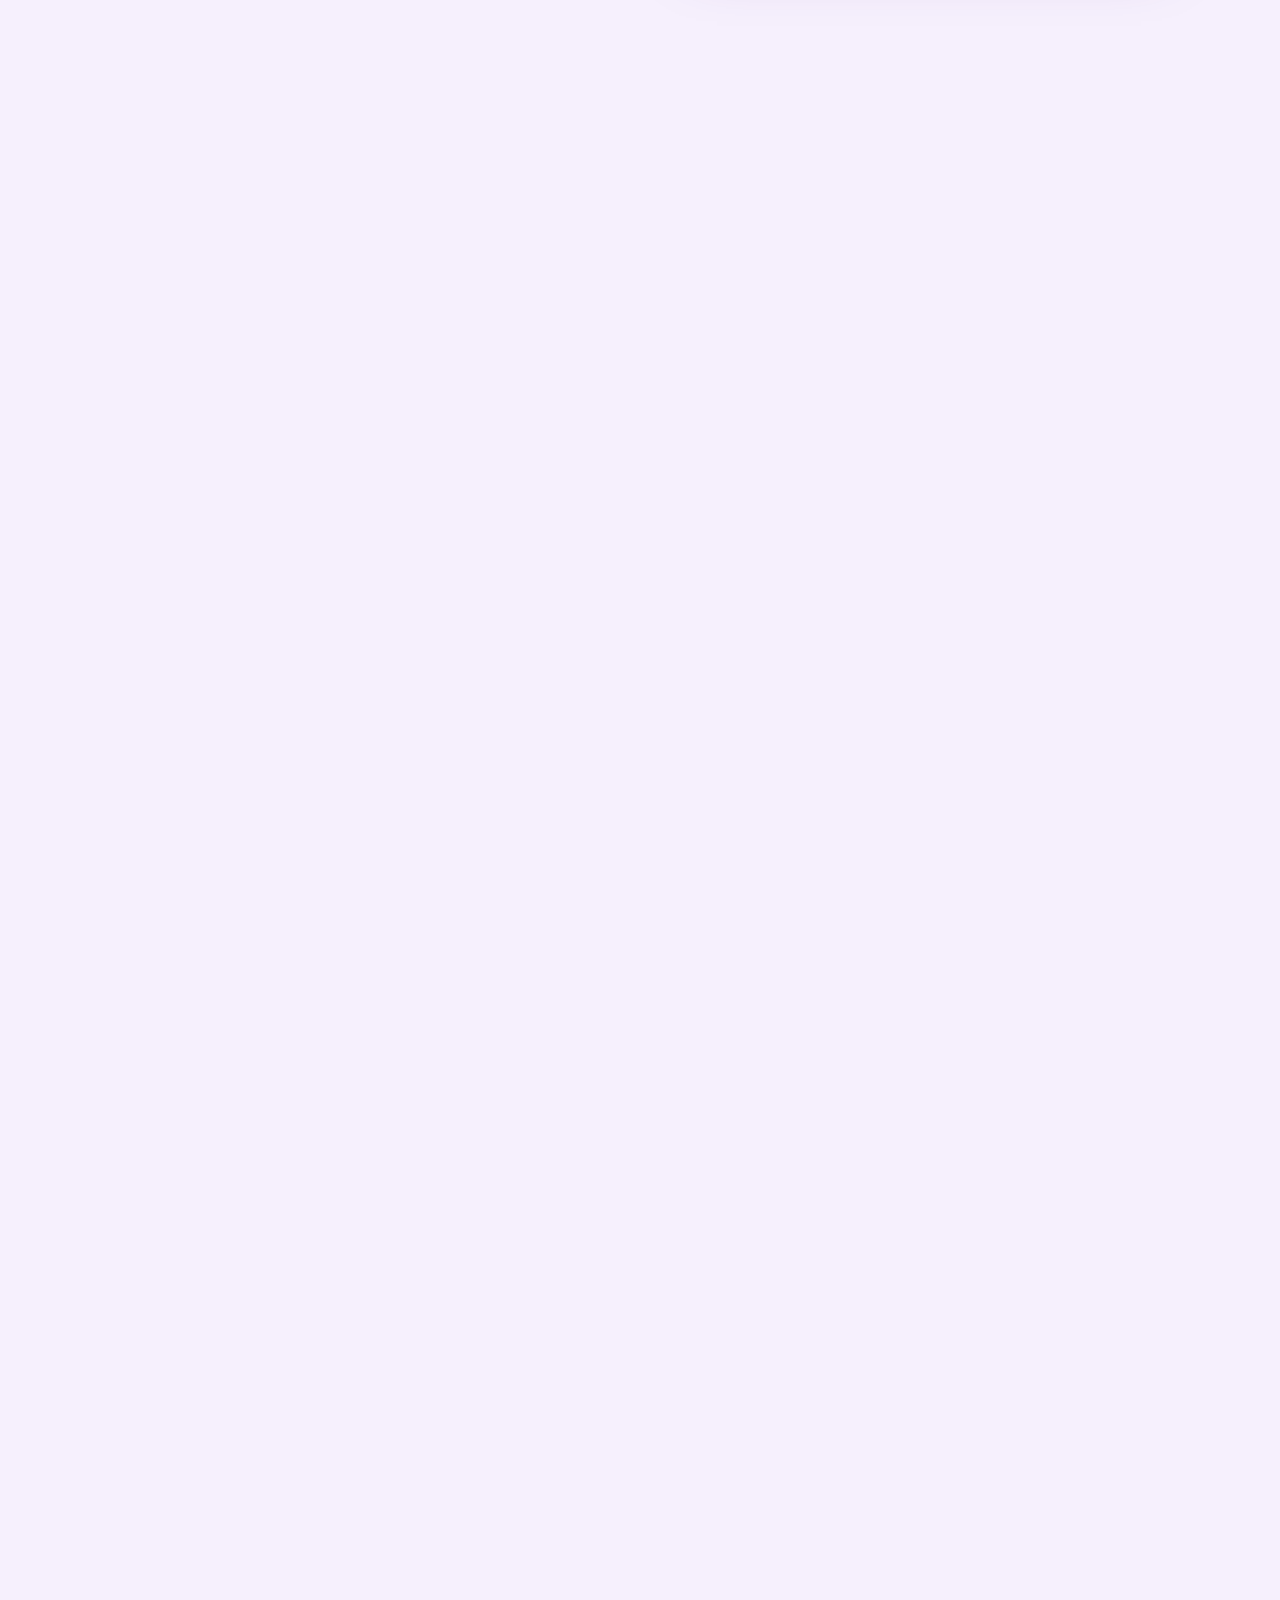
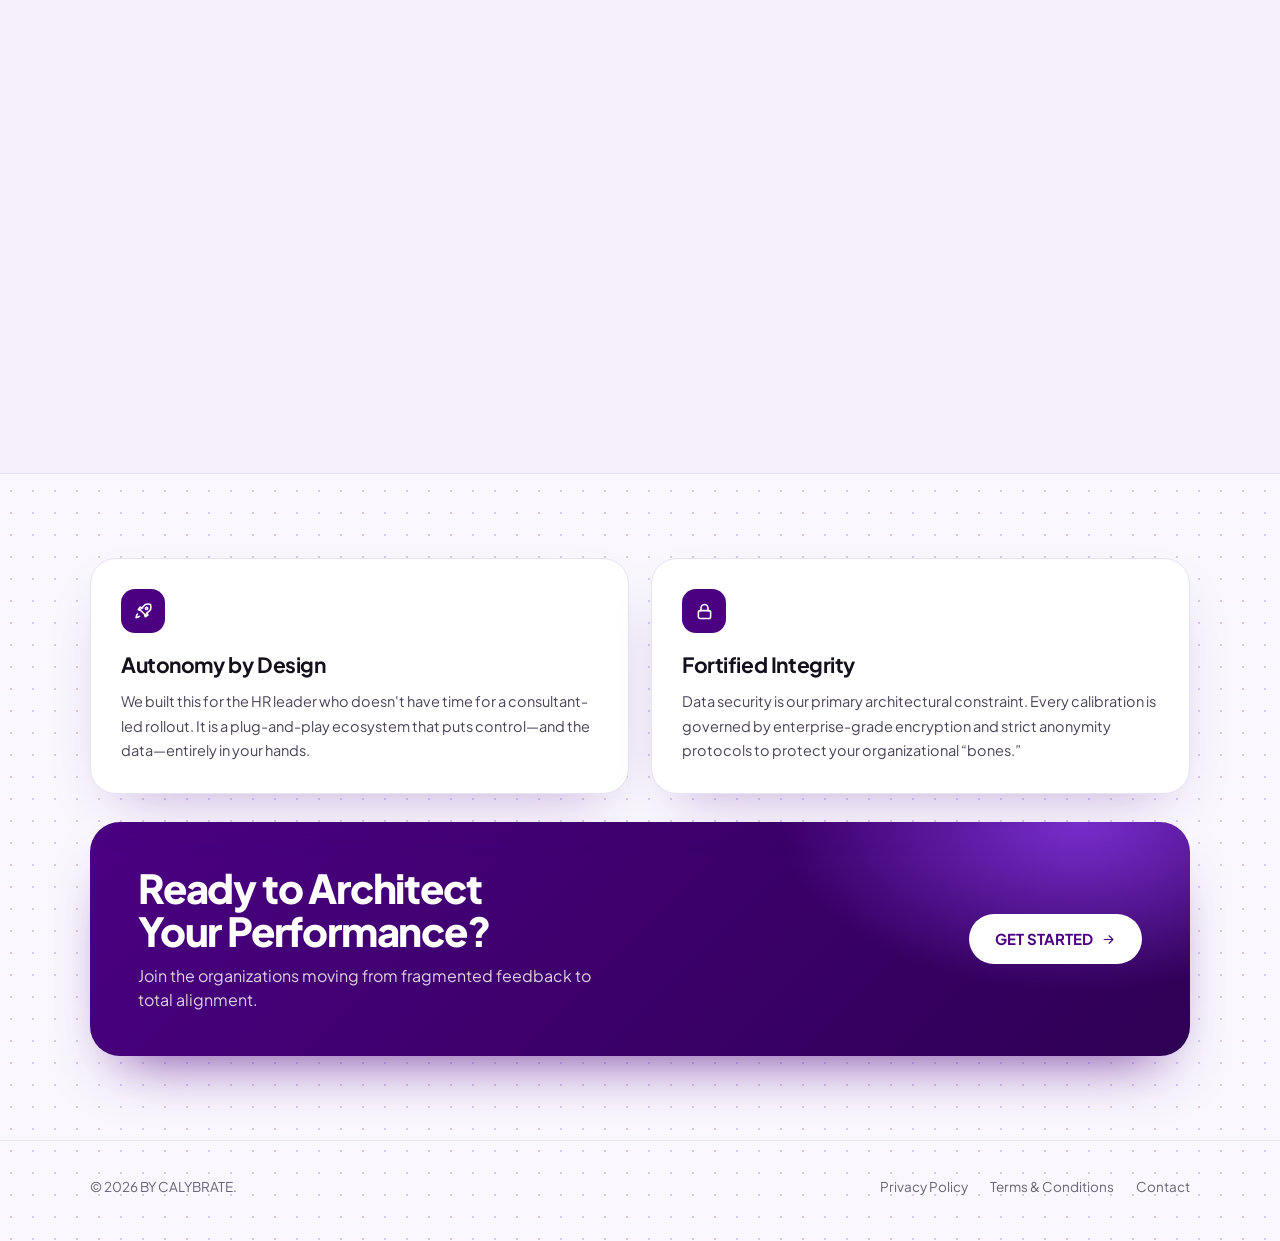
<file: landing-page/solutions.html>
<!doctype html>
<html lang="en">
<head>
<meta charset="utf-8">
<meta name="viewport" content="width=device-width, initial-scale=1">
<title>Solutions | Calybrate</title>
<link rel="icon" href="img/logo.svg">
<link rel="preconnect" href="https://fonts.googleapis.com">
<link href="https://fonts.googleapis.com/css2?family=Plus+Jakarta+Sans:wght@400;500;600;700;800&display=swap" rel="stylesheet">
<link rel="stylesheet" href="css/style.css">
</head>
<body class="pg-sol">
<header class="nav" id="nav"><div class="wrap nav-in">
  <a class="brand" href="index.html"><img src="img/logo.svg" alt=""><span>CALYBRATE</span></a>
  <nav class="links" aria-label="Main"><a href="solutions.html" class="on">Solutions</a><a href="faq.html">FAQ</a><a href="request-demo.html#form">Contact Us</a></nav>
  <div class="nav-r">
    <div class="theme" role="group" aria-label="Theme"><button data-t="light" aria-label="Light theme"><i data-ic="sun"></i></button><button data-t="dark" aria-label="Dark theme"><i data-ic="moon"></i></button></div>
    <a class="btn ghost sm" href="#">SIGN IN</a>
    <a class="btn sm" href="request-demo.html#form">Get Started <i data-ic="arrow"></i></a>
  </div>
  <button class="burger" data-menu aria-label="Open menu"><i data-ic="menu"></i></button>
</div></header>
<div class="mmenu" id="mmenu" aria-hidden="true">
  <div class="mm-top"><a class="brand" href="index.html"><img src="img/logo.svg" alt=""><span>CALYBRATE</span></a><button class="burger" data-menu-close aria-label="Close menu"><i data-ic="x"></i></button></div>
  <nav class="mm-links">
    <a style="--i:0" href="solutions.html"><small>01</small>Solutions<i data-ic="arrow"></i></a>
    <a style="--i:1" href="faq.html"><small>02</small>FAQ<i data-ic="arrow"></i></a>
    <a style="--i:2" href="request-demo.html#form"><small>03</small>Contact Us<i data-ic="arrow"></i></a>
  </nav>
  <div class="mm-bottom">
    <div class="mm-theme"><span>Theme</span><div class="theme" role="group" aria-label="Theme"><button data-t="light" aria-label="Light theme"><i data-ic="sun"></i></button><button data-t="dark" aria-label="Dark theme"><i data-ic="moon"></i></button></div></div>
    <a class="btn ghost" href="#">SIGN IN</a>
    <a class="btn" href="request-demo.html#form">Get Started <i data-ic="arrow"></i></a>
  </div>
</div>
<main>

<section class="s-hero"><div class="wrap">
  <h1 class="big rv">From Blueprint to Reality in Days.</h1>
  <p class="lead rv" style="--i:1;margin-top:18px">Most platforms require a 6-month adoption phase. Calybrate is engineered to be a self-governing infrastructure that deploys at the speed of your organization.</p>
  <p class="eyebrow rv" style="--i:2;margin-top:34px">Core solutions</p>
  <div class="cores">
    <article class="core rv"><span class="ic"><i data-ic="user"></i></span><h3>CalybrateMe&copy;</h3><p>A comprehensive personality assessment designed to decode internal drivers and work styles. By mapping individual temperaments, organizations can align natural talent with specific role requirements to ensure long-term cultural fit.</p><p class="k">Map individual drivers to organizational purpose for perfect role alignment.</p>
      <div class="viz mini" aria-hidden="true"><span style="--w:82%"></span><span style="--w:60%"></span><span style="--w:70%"></span><span style="--w:50%"></span></div></article>
    <article class="core rv" style="--i:1"><span class="ic"><i data-ic="target"></i></span><h3>Calybrate180&copy;</h3><p>A structured, two-way calibration between leadership and execution. This module eliminates the bias of traditional top-down reviews, establishing a transparent, documented feedback loop that ensures managers and reports stay synchronized.</p><p class="k">Bridge the gap between leadership and execution with transparent feedback.</p>
      <svg class="viz" viewBox="0 0 220 90" aria-hidden="true"><circle cx="30" cy="45" r="22" fill="#F3ECFB" stroke="#4B0082" stroke-width="2"/><circle cx="190" cy="45" r="22" fill="#F3ECFB" stroke="#4B0082" stroke-width="2"/><path d="M52 38C85 12 135 12 168 38" fill="none" stroke="#4B0082" stroke-width="2"/><path d="M168 54C135 80 85 80 52 54" fill="none" stroke="#F0A53A" stroke-width="2"/></svg></article>
    <article class="core rv" style="--i:2"><span class="ic"><i data-ic="refresh"></i></span><h3>Calybrate360&copy;</h3><p>A holistic evaluation that aggregates feedback from peers, supervisors, and subordinates. By benchmarking leadership behavior against the collective experience of the team, it provides an objective roadmap for executive growth.</p><p class="k">Gain total professional perspective through multi-dimensional insights.</p>
      <svg class="viz" viewBox="0 0 220 110" aria-hidden="true"><g stroke="#B792E8" stroke-width="1.3"><line x1="110" y1="55" x2="110" y2="12"/><line x1="110" y1="55" x2="170" y2="42"/><line x1="110" y1="55" x2="150" y2="98"/><line x1="110" y1="55" x2="70" y2="98"/><line x1="110" y1="55" x2="50" y2="42"/></g><circle cx="110" cy="55" r="18" fill="#4B0082"/><g fill="#F3ECFB" stroke="#4B0082" stroke-width="1.6"><circle cx="110" cy="12" r="8"/><circle cx="170" cy="42" r="8"/><circle cx="150" cy="98" r="8"/><circle cx="70" cy="98" r="8"/><circle cx="50" cy="42" r="8"/></g></svg></article>
  </div>
  <div class="core2">
    <article class="core cult rv"><span class="ic dark"><i data-ic="bar"></i></span><h3>CalybrateCulture&copy;</h3><p>A high-resolution lens into the organizational infrastructure. This quantitative assessment tracks psychological safety, sentiment, and alignment trends across every department to identify hidden friction before it impacts retention.</p><p class="k">Measure what truly matters and build a resilient, high-performance culture.</p><div class="viz rd" data-radar="culture" data-labels="off"></div></article>
    <article class="core soon rv" style="--i:1"><span class="ic"><i data-ic="bolt"></i></span><h3>CalybratePerformance&copy; <span class="tag">COMING SOON</span></h3><p>The final layer of the architecture. This module synthesizes all assessment data into a singular workspace to automate performance reviews and create data-backed professional development roadmaps &amp; goal tracking.</p><p class="k">Automate performance reviews and track professional development goals.</p>
      <div class="viz mini" aria-hidden="true"><span style="--w:82%"></span><span style="--w:58%"></span><span style="--w:70%"></span><span style="--w:50%"></span></div></article>
  </div>
</div></section>

<div class="divider"><span>Calybrate Suite</span></div>
<section class="sec"><div class="wrap">
  <div class="suite">
    <div>
      <h2 class="big rv" style="font-size:clamp(36px,4.6vw,54px)">Calybrate Suite</h2>
      <p class="lead rv" style="--i:1;margin-top:20px">The ultimate architectural solution for organizations committed to total alignment. The Calybrate Suite integrates all five modules into a single, seamless intelligence layer. By connecting individual personality data, vertical 180 feedback, multi-dimensional 360 insights, and systemic culture analytics, leadership gains a 360-degree view of the organization's health and performance trajectory. This is the complete framework for high-performance scaling.</p>
      <ul class="checks"><li class="rv"><i data-ic="check"></i>Unified Executive Dashboard</li><li class="rv" style="--i:1"><i data-ic="check"></i>AI-Powered Predictive Analytics</li><li class="rv" style="--i:2"><i data-ic="check"></i>Fully Custom Automated Reporting</li></ul>
    </div>
    <div class="orbit" aria-label="Five modules feeding one Unified Dashboard">
      <svg class="lines" viewBox="0 0 100 100" preserveAspectRatio="none" aria-hidden="true"><g stroke-linecap="round"><line class="ln" pathLength="100" x1="50" y1="50" x2="50" y2="8" vector-effect="non-scaling-stroke"/><line class="ln" pathLength="100" x1="50" y1="50" x2="13" y2="34" vector-effect="non-scaling-stroke"/><line class="ln" pathLength="100" x1="50" y1="50" x2="87" y2="34" vector-effect="non-scaling-stroke"/><line class="ln" pathLength="100" x1="50" y1="50" x2="27" y2="86" vector-effect="non-scaling-stroke"/><line class="ln" pathLength="100" x1="50" y1="50" x2="73" y2="86" vector-effect="non-scaling-stroke"/></g></svg>
      <div class="hub">Unified<br>Dashboard</div>
      <span class="pill" style="left:50%;top:8%;--i:0">CalybrateMe</span><span class="pill" style="left:13%;top:34%;--i:1">CalybratePerformance</span><span class="pill" style="left:87%;top:34%;--i:2">Calybrate180</span><span class="pill" style="left:27%;top:86%;--i:3">CalybrateCulture</span><span class="pill" style="left:73%;top:86%;--i:4">Calybrate360</span>
    </div>
  </div>
  <div class="tiles">
    <div class="tile rv"><span class="ic"><i data-ic="grid"></i></span>Unified Dashboard</div><div class="tile rv" style="--i:1"><span class="ic"><i data-ic="spark"></i></span>Predictive Insights</div><div class="tile rv" style="--i:2"><span class="ic"><i data-ic="doc"></i></span>Stakeholder Reports</div><div class="tile rv" style="--i:3"><span class="ic"><i data-ic="lock"></i></span>Enterprise Security</div>
  </div>
</div></section>

<div class="divider"><span>How it works</span></div>
<section class="band" style="margin-top:84px"><div class="flow" id="flow"><div class="flow-stick"><div class="wrap flow-in">
  <div class="flow-head">
    <h2 class="big" style="font-size:clamp(34px,4vw,50px)">How It Works</h2>
    <p>Our proven methodology ensures you go from raw data to strategic clarity in record time.</p>
    <div class="steps"><span class="fill"></span>
      <div class="step on"><span class="n">1</span><div><h3>Establish the Data Foundation</h3><p>Upload your organizational hierarchy and define your calibration goals. The system automatically configures the workspace to match your specific reporting lines and departments.</p></div></div>
      <div class="step"><span class="n">2</span><div><h3>Frictionless Data Collection</h3><p>Deployment is handled entirely by the Calybrate engine. Your workforce receives secure access links to their modules. No &ldquo;learning curve&rdquo; or training required.</p></div></div>
      <div class="step"><span class="n">3</span><div><h3>Instant Strategic Clarity</h3><p>Once the initial cycle is complete, the platform generates your first suite of reports. Move directly from raw data to the Organizational Master Map.</p></div></div>
    </div>
  </div>
  <div class="vis">
    <div class="card vcard on"><h4>Organizational hierarchy</h4><div class="tree"><span class="top">Leadership</span><div class="row"><span>Department</span><span>Department</span><span>Department</span></div><div class="row"><span>Team</span><span>Team</span><span>Team</span><span>Team</span></div><span class="box">Reporting lines and departments</span></div></div>
    <div class="card vcard"><h4>Secure access links</h4><div class="links2"><div class="r"><div>CalybrateMe<small>Secure link</small></div><span class="b" style="--w:92%"></span></div><div class="r"><div>Calybrate180<small>Secure link</small></div><span class="b" style="--w:78%"></span></div><div class="r"><div>Calybrate360<small>Secure link</small></div><span class="b" style="--w:64%"></span></div><div class="r"><div>CalybrateCulture<small>Secure link</small></div><span class="b" style="--w:50%"></span></div></div></div>
    <div class="card vcard"><h4>Organizational Master Map</h4><div class="rd" data-radar="culture"></div></div>
  </div>
</div></div></div></section>

<section class="sec"><div class="wrap">
  <div class="auto2">
    <article class="card rv"><span class="ic dark"><i data-ic="rocket"></i></span><h3>Autonomy by Design</h3><p>We built this for the HR leader who doesn't have time for a consultant-led rollout. It is a plug-and-play ecosystem that puts control&mdash;and the data&mdash;entirely in your hands.</p></article>
    <article class="card rv" style="--i:1"><span class="ic dark"><i data-ic="lock"></i></span><h3>Fortified Integrity</h3><p>Data security is our primary architectural constraint. Every calibration is governed by enterprise-grade encryption and strict anonymity protocols to protect your organizational &ldquo;bones.&rdquo;</p></article>
  </div>
  <div style="margin-top:28px"><div class="cta rv"><div><h2>Ready to Architect<br>Your Performance?</h2><p>Join the organizations moving from fragmented feedback to total alignment.</p></div><a class="btn light pulse" href="request-demo.html#form">GET STARTED <i data-ic="arrow"></i></a></div></div>
</div></section>
</main>
<footer class="foot"><div class="wrap"><span>&copy; 2026 BY CALYBRATE.</span><nav><a href="#">Privacy Policy</a><a href="#">Terms &amp; Conditions</a><a href="request-demo.html#form">Contact</a></nav></div></footer>
<script src="js/app.js"></script>
</body>
</html>
</file>
<file: dashboard-admin/css/dash.css>
/* Calybrate dashboard redesign (Super Admin + Admin): Dashboard, Campaigns, Create Campaign, Reports, Users. */
:root {
  --p: #4B0082; --p2: #7A2FD0; --lav: #F3ECFB; --lav2: #E4D7F4; --bg: #F5EFFC; --card: #fff; --ink: #1A1226; --mut: #6B6280; --line: #E8DFF4;
  --ok: #1B9A5A; --okbg: #DDF6E8; --warn: #B97500; --warnbg: #FFF1DA; --bad: #D4402E; --badbg: #FFE4DE; --org: #F0A53A;
  --shadow: 0 18px 44px -26px rgba(75, 0, 130, .45); --grad: linear-gradient(135deg, #5E10A8, #3A0068); --font: 'Plus Jakarta Sans', 'Segoe UI', Arial, sans-serif;
}
* { box-sizing: border-box; margin: 0; padding: 0; }
html, body { height: 100%; }
body { font-family: var(--font); color: var(--ink); background: var(--bg); -webkit-font-smoothing: antialiased; font-size: 14px; line-height: 1.45; }
button { font: inherit; color: inherit; cursor: pointer; border: 0; background: none; }
input, select, textarea { font: inherit; color: inherit; }
svg { display: block; flex: none; }
.si { width: 1em; height: 1em; fill: none; stroke: currentColor; stroke-width: 1.8; stroke-linecap: round; stroke-linejoin: round; }
.app { display: grid; grid-template-columns: 236px 1fr; min-height: 100vh; }
.app > * { min-width: 0; }

/* sidebar */
.side { position: sticky; top: 0; height: 100vh; display: flex; flex-direction: column; padding: 22px 16px; background: linear-gradient(180deg, #FBF8FE, #F1E8FA); border-right: 1px solid var(--line); }
.logo { display: flex; align-items: center; gap: 9px; font-weight: 800; color: var(--p); font-size: 15px; padding: 0 8px 22px; letter-spacing: .01em; } .logo img { width: 30px; height: 30px; }
.nav { display: grid; gap: 6px; }
.nav button { display: flex; align-items: center; gap: 12px; padding: 12px 14px; border-radius: 14px; font-weight: 600; font-size: 13.5px; color: #3A2F4E; text-align: left; transition: background .2s, transform .2s; }
.nav button:hover { background: rgba(122, 47, 208, .1); } .nav button .si { font-size: 18px; color: var(--mut); }
.nav button.on { background: var(--grad); color: #fff; box-shadow: 0 12px 24px -12px rgba(75, 0, 130, .9); } .nav button.on .si { color: #fff; }
.side .grow { flex: 1; }
.btn { display: inline-flex; align-items: center; justify-content: center; gap: 8px; padding: 11px 20px; border-radius: 999px; font-weight: 700; font-size: 12px; letter-spacing: .05em; text-transform: uppercase; background: var(--grad); color: #fff; box-shadow: 0 10px 22px -12px rgba(75, 0, 130, .9); transition: transform .2s, box-shadow .2s, opacity .2s; white-space: nowrap; }
.btn:hover { transform: translateY(-1px); } .btn .si { font-size: 15px; }
.btn.ghost { background: #fff; color: var(--p); border: 1px solid var(--lav2); box-shadow: none; } .btn.green { background: linear-gradient(135deg, #22A862, #137A45); }
.btn.red { background: #fff; color: var(--bad); border: 1px solid #F4C9C2; box-shadow: none; } .btn.sm { padding: 8px 14px; font-size: 11px; } .btn.wide { width: 100%; }
.btn[disabled], .btn.off { opacity: .45; pointer-events: none; }
.side .btn { margin-top: 8px; padding: 13px; }

/* main */
.main { padding: 26px 34px 90px; max-width: 1240px; width: 100%; }
.top { display: flex; justify-content: space-between; align-items: flex-start; gap: 16px; margin-bottom: 18px; }
.top h1 { font-size: 30px; letter-spacing: -.03em; font-weight: 800; line-height: 1.1; } .top p { color: var(--mut); margin-top: 6px; font-size: 13.5px; }
.chipwrap { position: relative; }
.me { display: flex; align-items: center; gap: 10px; padding: 7px 14px 7px 8px; background: #fff; border: 1px solid var(--line); border-radius: 16px; box-shadow: var(--shadow); text-align: left; }
.av { width: 34px; height: 34px; border-radius: 50%; display: grid; place-items: center; font-weight: 800; font-size: 12px; color: var(--p); background: var(--lav2); flex: none; }
.av.d { background: var(--grad); color: #fff; }
.me b { display: block; font-size: 12.5px; } .me small { font-size: 10.5px; font-weight: 700; color: var(--warn); background: var(--warnbg); border-radius: 6px; padding: 1px 7px; display: inline-flex; gap: 4px; align-items: center; }
.me .si { color: var(--mut); }
.menu { position: absolute; right: 0; top: calc(100% + 8px); width: 230px; z-index: 40; background: #fff; border: 1px solid var(--line); border-radius: 16px; box-shadow: 0 24px 50px -20px rgba(40, 0, 80, .5); padding: 8px; display: none; }
.menu.open { display: block; } .menu h6 { font-size: 10px; letter-spacing: .12em; text-transform: uppercase; color: var(--mut); padding: 8px 10px 4px; }
.menu button { display: flex; width: 100%; align-items: center; gap: 10px; padding: 10px; border-radius: 10px; font-weight: 600; font-size: 13px; text-align: left; } .menu button:hover { background: var(--lav); } .menu button.on { background: var(--lav); color: var(--p); }
.menu button .si { margin-left: auto; color: var(--p); opacity: 0; } .menu button.on .si { opacity: 1; }

/* cards + bits */
.card { background: var(--card); border: 1px solid var(--line); border-radius: 22px; box-shadow: var(--shadow); padding: 20px; }
.card.dark { background: var(--grad); color: #fff; border: 0; position: relative; overflow: hidden; } .card.dark::after { content: ""; position: absolute; right: -50px; top: -50px; width: 170px; height: 170px; border-radius: 50%; background: rgba(255, 255, 255, .08); }
.card.dark > * { position: relative; z-index: 1; }
.cap { font-size: 10.5px; font-weight: 800; letter-spacing: .1em; text-transform: uppercase; color: var(--mut); display: flex; align-items: center; gap: 8px; } .dark .cap { color: rgba(255, 255, 255, .8); }
.cap .ico { width: 26px; height: 26px; border-radius: 9px; background: var(--lav); color: var(--p); display: grid; place-items: center; font-size: 14px; } .dark .cap .ico { background: rgba(255, 255, 255, .16); color: #fff; }
.num { font-size: 40px; font-weight: 800; letter-spacing: -.04em; line-height: 1; margin: 14px 0 6px; } .sub { font-size: 12px; color: var(--mut); } .dark .sub { color: rgba(255, 255, 255, .75); }
.tag { display: inline-flex; align-items: center; gap: 5px; padding: 3px 9px; border-radius: 999px; font-size: 10.5px; font-weight: 800; letter-spacing: .05em; text-transform: uppercase; background: var(--lav); color: var(--p); }
.tag.closed { background: #EDEAF2; color: #5C5470; } .tag.draft, .tag.pending, .tag.sample { background: var(--warnbg); color: var(--warn); } .tag.rejected { background: var(--badbg); color: var(--bad); } .tag.completed, .tag.ongoing.ok, .tag.active { background: var(--okbg); color: var(--ok); }
.tag.ongoing { background: var(--warnbg); color: var(--warn); } .tag.dot::before { content: ""; width: 6px; height: 6px; border-radius: 50%; background: currentColor; }
.chips { display: flex; gap: 8px; flex-wrap: wrap; } .chip { padding: 8px 15px; border-radius: 999px; background: #fff; border: 1px solid var(--line); font-weight: 700; font-size: 12px; display: inline-flex; gap: 7px; align-items: center; transition: all .2s; } .chip:hover { border-color: var(--p2); }
.chip.on { background: var(--grad); color: #fff; border-color: transparent; } .chip small { font-size: 10px; padding: 1px 6px; border-radius: 99px; background: var(--lav); color: var(--p); font-weight: 800; } .chip.on small { background: rgba(255, 255, 255, .2); color: #fff; }
.back { display: inline-flex; gap: 6px; align-items: center; padding: 7px 13px; border-radius: 999px; background: #fff; border: 1px solid var(--line); font-size: 11px; font-weight: 800; letter-spacing: .06em; text-transform: uppercase; color: var(--p); margin-bottom: 14px; } .back .si { font-size: 13px; }
.seg { display: grid; grid-auto-flow: column; grid-auto-columns: 1fr; gap: 4px; padding: 5px; background: #fff; border: 1px solid var(--line); border-radius: 999px; box-shadow: var(--shadow); margin-bottom: 18px; }
.seg button { padding: 11px 14px; border-radius: 999px; font-weight: 700; font-size: 12.5px; color: var(--mut); display: flex; align-items: center; justify-content: center; gap: 8px; transition: all .25s; } .seg button.on { background: var(--grad); color: #fff; box-shadow: 0 10px 20px -10px rgba(75, 0, 130, .9); }
.grid4 { display: grid; grid-template-columns: repeat(4, 1fr); gap: 16px; } .grid4 > *, .g2 > *, .g3 > * { min-width: 0; }
.g2 { display: grid; grid-template-columns: 1fr 1fr; gap: 16px; } .g3 { display: grid; grid-template-columns: repeat(3, 1fr); gap: 16px; }
.rise > * { animation: rise .55s cubic-bezier(.2, .7, .2, 1) both; } .rise > *:nth-child(2) { animation-delay: .06s; } .rise > *:nth-child(3) { animation-delay: .12s; } .rise > *:nth-child(4) { animation-delay: .18s; } .rise > *:nth-child(5) { animation-delay: .24s; } .rise > *:nth-child(n+6) { animation-delay: .3s; }
@keyframes rise { from { opacity: 0; transform: translateY(16px); } to { opacity: 1; transform: none; } }
.view { animation: rise .4s ease both; }
.ring { position: relative; flex: none; } .ring svg { transform: rotate(-90deg); } .ring .t { fill: none; stroke: var(--lav2); } .ring .v { fill: none; stroke: var(--p2); stroke-linecap: round; transition: stroke-dashoffset 1.1s cubic-bezier(.2, .7, .2, 1) .2s; }
.dark .ring .t { stroke: rgba(255, 255, 255, .2); } .dark .ring .v { stroke: var(--org); } .ring b { position: absolute; inset: 0; display: grid; place-items: center; font-size: 12px; }

/* dashboard */
.metrics { grid-template-columns: 1.5fr 1fr 1fr 1fr; } .metrics .card { min-height: 150px; position: relative; } .metrics .ring { position: absolute; right: 16px; bottom: 14px; }
.spark { position: absolute; left: 0; right: 0; bottom: 0; height: 58px; opacity: .85; } .spark path { fill: none; stroke: #fff; stroke-width: 2; stroke-linecap: round; }
.dash2 { display: grid; grid-template-columns: 1fr 1fr 0.9fr; gap: 16px; margin-top: 16px; } .dash2 > * { min-width: 0; }
.samp .row { display: flex; justify-content: space-between; align-items: center; padding: 9px 0; border-top: 1px solid var(--line); font-size: 11px; font-weight: 700; color: var(--mut); text-transform: uppercase; letter-spacing: .06em; } .samp .row b { color: var(--ink); font-size: 13px; letter-spacing: 0; }
.samp h3 { font-size: 14.5px; margin: 12px 0 4px; } .samp.cream { background: #FFFBF3; border-color: #F6E7C8; }
.bars3 { display: grid; gap: 6px; } .bars3 i { display: block; height: 6px; border-radius: 6px; background: linear-gradient(90deg, #E9A62F, #C47F0B); }
.stack { display: grid; gap: 16px; align-content: start; }
.banner { grid-column: 1 / 3; display: flex; align-items: center; gap: 16px; padding: 18px 22px; border-radius: 22px; background: var(--grad); color: #fff; box-shadow: var(--shadow); } .banner > div:nth-child(2) { flex: 1; } .banner b { font-size: 16px; } .banner small { display: block; opacity: .8; font-size: 12px; }
.banner .btn { background: #fff; color: var(--p); box-shadow: none; } .faces { display: flex; } .faces i { width: 34px; height: 34px; border-radius: 50%; border: 3px solid #4B0082; margin-right: -10px; }

/* campaigns */
.bento { display: grid; grid-template-columns: 1.15fr 1fr; gap: 16px; }
.bc { position: relative; padding: 22px; border-radius: 26px; background: linear-gradient(160deg, #FFFFFF, #F6EEFC); border: 1px solid var(--line); box-shadow: var(--shadow); text-align: left; cursor: pointer; transition: transform .25s, box-shadow .25s; min-height: 220px; display: block; width: 100%; }
.bc:hover { transform: translateY(-4px); box-shadow: 0 26px 50px -26px rgba(75, 0, 130, .6); } .bc.empty { border-style: dashed; background: #FBF8FE; }
.bc .hd { display: flex; align-items: center; gap: 12px; } .bc .ib { width: 40px; height: 40px; border-radius: 13px; background: var(--lav); color: var(--p); display: grid; place-items: center; font-size: 20px; } .bc h3 { font-size: 22px; letter-spacing: -.02em; line-height: 1; } .bc small { color: var(--mut); font-size: 11px; }
.bc .go { margin-left: auto; width: 32px; height: 32px; border-radius: 50%; background: var(--lav); display: grid; place-items: center; color: var(--p); }
.bc .big { font-size: 46px; font-weight: 800; letter-spacing: -.04em; margin: 16px 0 6px; display: flex; align-items: baseline; gap: 8px; } .bc .big small { font-size: 12px; font-weight: 600; }
.bc .st { display: flex; gap: 12px; flex-wrap: wrap; font-size: 11px; font-weight: 700; margin-bottom: 14px; } .bc .st span::before { content: "\25CF"; margin-right: 5px; font-size: 9px; } .st .c1::before { color: #6F6783; } .st .c2::before { color: var(--org); } .st .c3::before { color: var(--bad); } .st .c4::before { color: #6F6783; }
.bc .lt { font-size: 11px; color: var(--mut); } .bc .lt b { color: var(--ink); } .bc .pic { position: absolute; right: 24px; top: 74px; width: 120px; opacity: .95; }
.bigc { padding: 24px; border-radius: 26px; background: var(--grad); color: #fff; box-shadow: var(--shadow); display: flex; flex-direction: column; min-height: 290px; position: relative; overflow: hidden; } .bigc::after { content: ""; position: absolute; right: -60px; top: -60px; width: 220px; height: 220px; border-radius: 50%; background: rgba(255, 255, 255, .07); }
.bigc h2 { font-size: 26px; letter-spacing: -.03em; margin: 6px 0 10px; } .bigc .cap { color: rgba(255, 255, 255, .8); } .bigc .mid { margin-top: auto; display: flex; align-items: center; gap: 16px; } .bigc .pct { font-size: 40px; font-weight: 800; letter-spacing: -.04em; line-height: 1; } .bigc .pct small { display: block; font-size: 11px; font-weight: 500; opacity: .8; letter-spacing: 0; }
.bigc .ft { display: flex; gap: 26px; margin-top: 18px; padding-top: 14px; border-top: 1px solid rgba(255, 255, 255, .2); font-size: 14px; font-weight: 700; } .bigc .ft small { display: block; font-size: 9.5px; letter-spacing: .1em; opacity: .75; text-transform: uppercase; margin-bottom: 3px; }
.bigc .tag { background: rgba(255, 255, 255, .16); color: #fff; } .bigc .btn { background: #fff; color: var(--p); box-shadow: none; margin-left: auto; position: relative; z-index: 1; }
.clist { display: grid; gap: 14px; align-content: start; } .cc { display: block; width: 100%; text-align: left; padding: 16px; border-radius: 20px; background: #fff; border: 1px solid var(--line); box-shadow: var(--shadow); } .cc .r1 { display: flex; gap: 12px; align-items: flex-start; } .cc .r1 > div { flex: 1; min-width: 0; } .cc h4 { font-size: 13px; margin-bottom: 6px; word-break: break-word; }
.cc .r2 { display: flex; align-items: center; gap: 10px; margin-top: 12px; font-size: 11px; color: var(--mut); } .cc .r2 .grow { flex: 1; } .ib2 { width: 30px; height: 30px; border-radius: 10px; display: grid; place-items: center; background: var(--lav); color: var(--p); font-size: 15px; } .ib2.o { background: var(--warnbg); color: var(--warn); } .ib2.r { background: var(--badbg); color: var(--bad); }
.leta { display: grid; grid-template-columns: 1.6fr 1fr; gap: 16px; } .leta > * { min-width: 0; }
.det { display: grid; grid-template-columns: 1fr 1fr; gap: 16px; } .det > * { min-width: 0; }
.kv { display: grid; grid-template-columns: 1fr 1fr; gap: 14px 20px; margin-top: 14px; } .kv small { display: block; font-size: 10px; font-weight: 800; letter-spacing: .1em; color: var(--mut); text-transform: uppercase; margin-bottom: 3px; } .kv b { font-size: 13.5px; }
.lock { margin-top: 12px; padding: 12px; border-radius: 12px; border: 1px dashed var(--lav2); text-align: center; font-size: 11px; font-weight: 800; letter-spacing: .08em; color: #A89CBD; background: var(--lav); }
.bar { display: flex; align-items: center; gap: 10px; font-size: 11px; margin: 8px 0; } .bar span:first-child { width: 62px; opacity: .9; } .bar i { flex: 1; height: 6px; border-radius: 6px; background: rgba(255, 255, 255, .2); overflow: hidden; } .bar i::after { content: ""; display: block; height: 100%; width: var(--w, 0); background: var(--org); } .bar b { font-size: 11px; }
.ptabs { display: grid; grid-template-columns: repeat(4, 1fr); gap: 4px; padding: 5px; border-radius: 999px; background: var(--lav); margin: 18px 0; } .ptabs button { padding: 10px; border-radius: 999px; font-size: 11.5px; font-weight: 700; color: var(--mut); } .ptabs button.on { background: var(--grad); color: #fff; }
.tools { display: flex; gap: 10px; flex-wrap: wrap; align-items: center; margin: 14px 0; } .search { display: flex; align-items: center; gap: 8px; padding: 10px 14px; background: #fff; border: 1px solid var(--line); border-radius: 12px; flex: 1; min-width: 160px; color: var(--mut); } .search input { border: 0; outline: 0; background: none; width: 100%; font-size: 12.5px; }
.prow { display: flex; align-items: center; gap: 14px; padding: 14px 4px; border-top: 1px solid var(--line); animation: rise .4s both; } .prow .who { flex: 1; min-width: 0; } .prow b { display: block; font-size: 13.5px; } .prow small { color: var(--mut); font-size: 11.5px; word-break: break-all; }
.prow .nd { font-size: 10px; background: var(--badbg); color: var(--bad); border-radius: 99px; padding: 2px 8px; font-weight: 700; margin-left: 8px; } .prow .mailb { width: 34px; height: 34px; border-radius: 10px; background: var(--grad); color: #fff; display: grid; place-items: center; } .prow .pg { font-size: 10.5px; font-weight: 800; letter-spacing: .06em; color: var(--mut); display: flex; align-items: center; gap: 4px; }
.culdash .grid4 { margin-bottom: 16px; } .cul3 { display: grid; grid-template-columns: repeat(3, 1fr); gap: 16px; } .cul3 > * { min-width: 0; } .cul3 .card { min-height: 190px; display: flex; flex-direction: column; } .cul3 h3 { font-size: 19px; letter-spacing: -.02em; margin: 14px 0 4px; } .cul3 .acts { margin-top: auto; display: flex; gap: 8px; flex-wrap: wrap; padding-top: 14px; } .cul3 small.n { display: block; text-align: center; color: var(--mut); font-size: 11px; margin-top: 10px; }
.ico2 { width: 38px; height: 38px; border-radius: 12px; background: var(--grad); color: #fff; display: grid; place-items: center; font-size: 19px; }

/* reports + users */
.rl { display: grid; grid-template-columns: 1fr 1fr; gap: 16px; } .rl > * { min-width: 0; }
.rcard { padding: 24px; position: relative; } .rcard h2 { font-size: 28px; letter-spacing: -.03em; line-height: 1.05; margin: 12px 0 10px; max-width: 60%; } .rcard p { color: var(--mut); font-size: 12.5px; max-width: 58%; } .rcard .pic { position: absolute; right: 22px; top: 62px; width: 34%; }
.rcard .tiles { display: grid; grid-template-columns: repeat(2, 1fr); gap: 10px; margin: 18px 0; max-width: 340px; } .tilec { display: flex; align-items: center; gap: 9px; padding: 10px 12px; border-radius: 12px; border: 1px solid var(--line); background: #fff; font-size: 11.5px; font-weight: 700; line-height: 1.2; transition: transform .2s, box-shadow .2s, border-color .2s; } .tilec:hover { transform: translateY(-3px); box-shadow: var(--shadow); border-color: var(--p2); } .tilec .si { font-size: 17px; color: var(--p); }
.rcard .tag.ab { position: absolute; right: 22px; top: 22px; }
.filt { display: flex; gap: 14px; align-items: flex-end; flex-wrap: wrap; padding: 16px; } .filt label { flex: 1; min-width: 160px; font-size: 10px; font-weight: 800; letter-spacing: .1em; color: var(--mut); text-transform: uppercase; display: grid; gap: 6px; }
select, .inp { padding: 11px 14px; border-radius: 12px; border: 1px solid var(--line); background: #fff; font-size: 13px; width: 100%; font-weight: 600; } select:focus, .inp:focus { outline: 2px solid rgba(122, 47, 208, .35); border-color: var(--p2); }
.rtabs { display: flex; gap: 6px; padding: 5px; border-radius: 999px; background: #fff; border: 1px solid var(--line); width: max-content; max-width: 100%; overflow: auto; } .rtabs button { padding: 9px 16px; border-radius: 999px; font-size: 12px; font-weight: 700; white-space: nowrap; color: var(--mut); } .rtabs button.on { background: var(--grad); color: #fff; }
.emptyc { border: 2px dashed var(--lav2); border-radius: 22px; padding: 56px 20px; text-align: center; background: rgba(255, 255, 255, .5); margin-top: 16px; } .emptyc .ic { width: 52px; height: 52px; border-radius: 16px; margin: 0 auto 14px; background: var(--lav); color: var(--p); display: grid; place-items: center; font-size: 24px; } .emptyc h3 { font-size: 20px; } .emptyc p { color: var(--mut); margin: 6px 0 16px; }
.rep { display: grid; grid-template-columns: 250px 1fr; gap: 16px; } .rep > * { min-width: 0; } .repside { display: grid; gap: 14px; align-content: start; }
.urow { display: flex; align-items: center; gap: 14px; padding: 14px 18px; border-top: 1px solid var(--line); animation: rise .4s both; } .urow:first-child { border-top: 0; } .urow .who { flex: 1; min-width: 0; } .urow b { font-size: 14px; display: flex; gap: 8px; align-items: center; flex-wrap: wrap; } .urow small { color: var(--mut); font-size: 12px; } .urow .btn { font-size: 10.5px; }
.pager { display: flex; justify-content: space-between; align-items: center; padding: 14px 18px; border-top: 1px solid var(--line); font-size: 12px; color: var(--mut); } .pager .pb { display: flex; gap: 8px; } .pager button { width: 32px; height: 32px; border-radius: 10px; border: 1px solid var(--line); display: grid; place-items: center; background: #fff; } .pager button[disabled] { opacity: .4; }
.hero { display: flex; align-items: center; gap: 16px; padding: 22px 26px; border-radius: 24px; background: var(--grad); color: #fff; margin-bottom: 16px; flex-wrap: wrap; } .hero .av { width: 58px; height: 58px; font-size: 18px; background: rgba(255, 255, 255, .16); color: #fff; } .hero h2 { font-size: 26px; letter-spacing: -.03em; } .hero small { opacity: .85; display: block; } .hero .grow { flex: 1; min-width: 160px; } .hero .btn { background: #fff; color: var(--p); box-shadow: none; } .hero .btn.g { background: rgba(255, 255, 255, .16); color: #fff; }
.pf { display: grid; grid-template-columns: repeat(3, 1fr); gap: 18px; } .pf small { display: block; font-size: 10px; font-weight: 800; letter-spacing: .1em; color: var(--mut); text-transform: uppercase; margin-bottom: 4px; } .pf b { font-size: 13.5px; word-break: break-word; }
.tree { display: grid; justify-items: center; gap: 0; margin-top: 12px; } .tree .n { padding: 9px 16px; border: 1px solid var(--line); border-radius: 12px; background: #fff; font-size: 12px; text-align: center; box-shadow: var(--shadow); } .tree .n small { display: block; color: var(--mut); font-size: 10.5px; } .tree .n.me { background: var(--grad); color: #fff; border: 0; } .tree .n.me small { color: rgba(255, 255, 255, .8); }
.tree .lab { font-size: 9.5px; letter-spacing: .12em; font-weight: 800; color: var(--p2); margin: 10px 0 6px; } .tree .ln { width: 1px; height: 16px; background: var(--lav2); } .tree .kids { display: flex; gap: 14px; flex-wrap: wrap; justify-content: center; }
.ladder { display: grid; gap: 0; justify-items: center; margin-top: 14px; } .lv { width: calc(100% - var(--in, 0px)); display: flex; align-items: center; gap: 14px; padding: 14px 18px; border-radius: 18px; background: #fff; border: 1px solid var(--line); box-shadow: var(--shadow); transition: opacity .3s; } .lv.top { background: var(--grad); color: #fff; border: 0; } .lv.off { opacity: .45; }
.lv .lb { width: 46px; height: 46px; border-radius: 13px; background: var(--grad); color: #fff; display: grid; place-items: center; text-align: center; font-size: 8.5px; font-weight: 800; letter-spacing: .08em; line-height: 1.1; } .lv .lb b { display: block; font-size: 17px; letter-spacing: 0; } .lv.top .lb { background: rgba(255, 255, 255, .16); }
.lv .nm { flex: 1; min-width: 0; } .lv .nm b { font-size: 14px; display: block; } .lv .nm small { font-size: 11px; opacity: .7; } .lv .ppl { text-align: right; font-size: 20px; font-weight: 800; line-height: 1; } .lv .ppl small { display: block; font-size: 9.5px; font-weight: 500; opacity: .7; }
.lvc { width: 2px; height: 16px; background: var(--lav2); } .tg { width: 42px; height: 24px; border-radius: 99px; background: #CFC4E0; position: relative; flex: none; transition: background .25s; } .tg::after { content: ""; position: absolute; left: 3px; top: 3px; width: 18px; height: 18px; border-radius: 50%; background: #fff; transition: transform .25s; } .tg.on { background: var(--p); } .lv.top .tg.on { background: rgba(255, 255, 255, .35); } .tg.on::after { transform: translateX(18px); }
.fa { width: 24px; height: 24px; border-radius: 50%; border: 2px solid #fff; margin-left: -8px; } .stk { display: flex; padding-left: 8px; } .big46 { font-size: 40px; font-weight: 800; letter-spacing: -.04em; } .big46 small { font-size: 14px; color: var(--mut); font-weight: 600; } .pbar { height: 6px; border-radius: 6px; background: var(--lav2); margin: 8px 0; overflow: hidden; } .pbar i { display: block; height: 100%; width: 100%; background: var(--p); }
.tab2 { display: grid; grid-template-columns: 1.7fr 1fr; gap: 16px; } .tab2 > * { min-width: 0; }
table.tb { width: 100%; border-collapse: collapse; font-size: 12.5px; } .tb th { text-align: left; font-size: 10px; letter-spacing: .1em; text-transform: uppercase; color: var(--mut); padding: 10px 12px; border-bottom: 1px solid var(--line); } .tb td { padding: 14px 12px; border-bottom: 1px solid var(--line); } .tb tr:last-child td { border-bottom: 0; } .tbw { overflow-x: auto; }

/* overlays */
.scrim { position: fixed; inset: 0; background: rgba(26, 8, 48, .55); backdrop-filter: blur(3px); z-index: 80; display: none; animation: fade .25s; } .scrim.open { display: block; } @keyframes fade { from { opacity: 0; } }
.modal { position: fixed; z-index: 90; left: 50%; top: 50%; width: min(540px, calc(100% - 28px)); max-height: calc(100% - 36px); overflow-y: auto; transform: translate(-50%, -50%); background: #fff; border-radius: 24px; padding: 24px; box-shadow: 0 40px 80px -30px rgba(30, 0, 60, .7); display: none; animation: pop .3s cubic-bezier(.2, .8, .2, 1); } .modal.open { display: block; } @keyframes pop { from { opacity: 0; transform: translate(-50%, -46%) scale(.94); } }
.modal h2 { font-size: 21px; letter-spacing: -.02em; margin-bottom: 4px; } .modal .lead { color: var(--mut); font-size: 13px; margin-bottom: 16px; } .modal .x { position: absolute; right: 16px; top: 16px; width: 32px; height: 32px; border-radius: 50%; background: var(--lav); display: grid; place-items: center; color: var(--p); }
.modal .acts { display: flex; gap: 10px; justify-content: flex-end; margin-top: 20px; flex-wrap: wrap; } .modal .sec { margin: 16px 0 6px; font-size: 11px; font-weight: 800; letter-spacing: .1em; text-transform: uppercase; color: var(--p); display: flex; gap: 8px; align-items: center; } .modal .sec i { width: 20px; height: 20px; border-radius: 50%; background: var(--grad); color: #fff; font-style: normal; display: grid; place-items: center; font-size: 10px; }
.fgrid { display: grid; grid-template-columns: 1fr 1fr; gap: 12px; } .fgrid > * { min-width: 0; } .fld { display: grid; gap: 5px; font-size: 11.5px; font-weight: 700; } .fld .rq { color: var(--bad); } .fld.full { grid-column: 1 / -1; }
.rules { padding: 14px; border-radius: 14px; background: #F4F2F7; display: grid; gap: 8px; font-size: 12.5px; color: #4A4358; margin: 12px 0; } .rules div { display: flex; gap: 9px; align-items: flex-start; } .rules .si { color: var(--p); margin-top: 2px; font-size: 15px; }
.pick { max-height: 240px; overflow-y: auto; margin-top: 10px; border: 1px solid var(--line); border-radius: 14px; } .pick label { display: flex; gap: 12px; align-items: center; padding: 10px 14px; border-top: 1px solid var(--line); cursor: pointer; } .pick label:first-child { border-top: 0; } .pick label.sel { background: var(--lav); } .pick input { accent-color: var(--p); }
.drawer { position: fixed; z-index: 90; top: 0; right: 0; bottom: 0; width: min(380px, 100%); background: #fff; box-shadow: -30px 0 60px -30px rgba(30, 0, 60, .6); padding: 24px; display: none; flex-direction: column; animation: slide .3s cubic-bezier(.2, .8, .2, 1); overflow-y: auto; } .drawer.open { display: flex; } @keyframes slide { from { transform: translateX(40px); opacity: 0; } }
.drawer h2 { font-size: 22px; } .drawer h5 { font-size: 13px; margin: 20px 0 10px; } .drawer .ft { margin-top: auto; padding-top: 20px; display: flex; align-items: center; gap: 14px; } .drawer .ft .lnk { font-weight: 700; color: var(--mut); } .drawer .ft .btn { flex: 1; }
.toast { position: fixed; z-index: 120; left: 50%; bottom: 88px; transform: translateX(-50%) translateY(20px); background: #1D0A33; color: #fff; padding: 12px 20px; border-radius: 14px; font-weight: 600; font-size: 13px; opacity: 0; pointer-events: none; transition: all .3s; } .toast.show { opacity: 1; transform: translateX(-50%); }

/* wizard */
.wiz { position: fixed; inset: 0; z-index: 70; background: radial-gradient(900px 500px at 0 0, #EBDDFA, transparent 60%), #F5EFFC; display: none; flex-direction: column; } .wiz.open { display: flex; animation: fade .25s; }
.wtop { display: flex; align-items: center; gap: 14px; padding: 14px 26px; background: #fff; border-bottom: 1px solid var(--line); } .wtop .xb { width: 36px; height: 36px; border-radius: 50%; background: var(--lav); display: grid; place-items: center; color: var(--p); } .wtop h2 { font-size: 17px; line-height: 1.1; } .wtop small { font-size: 9.5px; letter-spacing: .12em; color: var(--mut); font-weight: 800; } .wtop .grow { flex: 1; }
.wbody { flex: 1; overflow-y: auto; padding: 22px 26px; } .wcol { max-width: 1060px; margin: 0 auto; }
.steps { display: flex; align-items: center; gap: 14px; margin-bottom: 22px; } .steps .s { display: flex; align-items: center; gap: 10px; font-size: 12.5px; font-weight: 700; color: var(--mut); } .steps .s i { width: 32px; height: 32px; border-radius: 50%; display: grid; place-items: center; background: var(--lav2); color: var(--mut); font-style: normal; font-weight: 800; } .steps .s.on { color: var(--ink); } .steps .s.on i { background: var(--grad); color: #fff; } .steps .s.done i { background: var(--ok); color: #fff; } .steps hr { flex: 1; border: 0; border-top: 1px solid var(--lav2); }
.wlay { display: grid; grid-template-columns: 1fr 300px; gap: 18px; align-items: start; } .wlay > * { min-width: 0; }
.types { display: grid; grid-template-columns: repeat(4, 1fr); gap: 12px; margin-top: 12px; } .tcard { text-align: left; padding: 14px; border-radius: 18px; border: 1.5px solid var(--line); background: #fff; position: relative; transition: all .2s; display: block; } .tcard:hover { border-color: var(--p2); } .tcard.on { border-color: var(--p2); background: linear-gradient(180deg, #FBF7FF, #F2E8FB); box-shadow: 0 14px 30px -18px rgba(75, 0, 130, .7); }
.tcard .ib { width: 32px; height: 32px; border-radius: 10px; background: var(--lav); color: var(--p); display: grid; place-items: center; font-size: 16px; margin-bottom: 8px; } .tcard.on .ib { background: var(--grad); color: #fff; } .tcard b { font-size: 13px; display: block; margin-bottom: 4px; } .tcard p { font-size: 10.5px; color: var(--mut); margin-bottom: 8px; line-height: 1.4; } .tcard li { list-style: none; font-size: 10.5px; display: flex; gap: 6px; margin: 4px 0; } .tcard li .si { color: var(--ok); margin-top: 2px; } .tcard .rd { position: absolute; right: 12px; top: 12px; width: 18px; height: 18px; border-radius: 50%; border: 2px solid var(--lav2); } .tcard.on .rd { border: 5px solid var(--p2); }
.sumc { background: var(--grad); color: #fff; border-radius: 22px; padding: 20px; position: sticky; top: 0; } .sumc h3 { font-size: 19px; margin: 6px 0 14px; } .sumc .l { padding: 11px 0; border-top: 1px solid rgba(255, 255, 255, .15); display: flex; gap: 10px; align-items: center; } .sumc .l small { display: block; font-size: 9.5px; letter-spacing: .1em; opacity: .7; text-transform: uppercase; } .sumc .l b { font-size: 13.5px; } .sumc .ck { margin-top: 12px; display: grid; gap: 8px; font-size: 12px; } .sumc .ck span { display: flex; gap: 8px; align-items: center; opacity: .65; } .sumc .ck span.d { opacity: 1; } .sumc .ck i { width: 16px; height: 16px; border-radius: 50%; border: 1.5px solid rgba(255, 255, 255, .6); display: grid; place-items: center; font-size: 10px; } .sumc .ck .d i { background: #2BC27A; border-color: #2BC27A; }
.wfoot { display: flex; align-items: center; gap: 12px; padding: 14px 26px; background: #fff; border-top: 1px solid var(--line); } .wfoot .grow { flex: 1; color: var(--mut); font-size: 12px; }
.choice { display: grid; grid-template-columns: 1fr 1fr; gap: 16px; } .choice > * { min-width: 0; } .big2 { border: 2px dashed var(--lav2); border-radius: 22px; padding: 38px 20px; text-align: center; background: #fff; cursor: pointer; transition: all .2s; display: block; width: 100%; } .big2:hover, .big2.on { border-color: var(--p2); background: var(--lav); } .big2 .ic { width: 52px; height: 52px; border-radius: 16px; margin: 0 auto 12px; background: var(--grad); color: #fff; display: grid; place-items: center; font-size: 24px; } .big2 b { font-size: 16px; display: block; } .big2 small { color: var(--mut); }
.sumtiles { display: grid; grid-template-columns: repeat(3, 1fr); gap: 14px; margin-bottom: 16px; } .sumtiles > * { min-width: 0; }

/* tour */
.spot { position: fixed; z-index: 100; border-radius: 16px; box-shadow: 0 0 0 4px rgba(255, 255, 255, .95), 0 0 0 9999px rgba(20, 5, 40, .66); pointer-events: none; transition: all .35s cubic-bezier(.2, .8, .2, 1); display: none; } .spot.open { display: block; }
.tip { position: fixed; z-index: 101; width: 300px; max-width: calc(100% - 24px); background: #fff; border-radius: 18px; padding: 16px 18px; box-shadow: 0 28px 60px -20px rgba(20, 0, 50, .7); display: none; transition: all .35s cubic-bezier(.2, .8, .2, 1); } .tip.open { display: block; } .tip small { font-size: 10px; font-weight: 800; letter-spacing: .1em; color: var(--p2); } .tip h4 { font-size: 16px; margin: 4px 0 6px; } .tip p { color: #4A4358; font-size: 12.5px; line-height: 1.55; } .tip .pb { height: 3px; border-radius: 3px; background: var(--lav2); margin: 12px 0; overflow: hidden; } .tip .pb i { display: block; height: 100%; background: var(--p); transition: width .4s; } .tip .rw { display: flex; align-items: center; gap: 8px; } .tip .rw .grow { flex: 1; } .tip .lnk { font-size: 11px; font-weight: 700; color: var(--mut); } .tip .btn { padding: 8px 14px; font-size: 10.5px; }
.tourbar { display: none; position: sticky; top: 0; z-index: 30; margin: -26px -34px 18px; padding: 8px 34px; background: #2A0A4A; color: #E9D9FB; font-size: 11.5px; font-weight: 600; } .tourbar.on { display: block; } .tourmode .tourbar { display: block; }
.bnav { display: none; }

/* mobile */
@media (max-width: 860px) {
  .app { grid-template-columns: 1fr; } .side { display: none; }
  .main { padding: 16px 14px 96px; } .top { flex-wrap: wrap; } .top h1 { font-size: 25px; } .mtop { display: flex !important; }
  .grid4, .metrics, .g2, .g3, .dash2, .bento, .leta, .det, .rl, .rep, .tab2, .cul3, .pf, .wlay, .choice, .sumtiles { grid-template-columns: 1fr; }
  .metrics { grid-template-columns: 1fr 1fr; } .metrics > :first-child { grid-column: 1 / -1; } .banner { grid-column: auto; flex-wrap: wrap; }
  .bnav { display: grid; grid-template-columns: repeat(4, 1fr); position: fixed; z-index: 60; left: 0; right: 0; bottom: 0; background: #fff; border-top: 1px solid var(--line); padding: 8px 6px calc(8px + env(safe-area-inset-bottom)); } .bnav button { display: grid; justify-items: center; gap: 3px; padding: 6px; border-radius: 12px; font-size: 10px; font-weight: 700; color: var(--mut); } .bnav button .si { font-size: 20px; } .bnav button.on { background: var(--lav); color: var(--p); }
  .types { grid-template-columns: 1fr; } .tcard li:nth-child(n+3) { display: none; } .sumc { position: static; } .steps .s span { display: none; } .rcard h2, .rcard p { max-width: 100%; } .rcard .pic { display: none; } .bc .pic { width: 90px; top: 78px; }
  .tourbar { margin: -16px -14px 14px; padding: 8px 14px; } .modal { top: auto; bottom: 0; left: 0; width: 100%; max-height: 92%; transform: none; border-radius: 24px 24px 0 0; animation: sheet .3s; } @keyframes sheet { from { transform: translateY(40px); opacity: 0; } }
  .drawer { top: auto; width: 100%; max-height: 90%; border-radius: 24px 24px 0 0; left: 0; } .fgrid { grid-template-columns: 1fr; } .pf { gap: 14px; } .wbody { padding: 16px 14px; } .wtop, .wfoot { padding: 12px 14px; } .toast { bottom: 96px; }
  .ptabs { grid-template-columns: repeat(2, 1fr); border-radius: 18px; } .lv { width: 100% !important; } .rtabs { width: 100%; } .prow, .urow { flex-wrap: wrap; } .tbw { margin: 0 -8px; }
}
.mtop { display: none; align-items: center; justify-content: space-between; margin-bottom: 12px; }

.metrics .sub { padding-right: 56px; }


/* ===== profile menu (simple), photo upload, password modal ===== */
.av.has, .pm-av.has { background: #fff; overflow: hidden; padding: 0; }
.av img, .pm-av img { width: 100%; height: 100%; object-fit: cover; display: block; }

.menu.pm { width: 300px; max-width: calc(100vw - 24px); padding: 0; overflow: hidden; border-radius: 16px; }
.menu.pm.open { display: block; animation: pmIn .16s ease both; }
@keyframes pmIn { from { opacity: 0; transform: translateY(-4px); } }
.pm-head { display: flex; gap: 14px; align-items: center; padding: 16px; background: #FBF8FE; border-bottom: 1px solid var(--line); }
.pm-avwrap { position: relative; width: 56px; height: 56px; flex: none; border-radius: 50%; cursor: pointer; outline: none; }
.pm-av { position: absolute; inset: 0; border-radius: 50%; display: grid; place-items: center; font-weight: 800; font-size: 18px; color: var(--p); background: var(--lav2); overflow: hidden; }
.pm-cam { position: absolute; right: -3px; bottom: -3px; width: 22px; height: 22px; border-radius: 50%; display: grid; place-items: center; background: #fff; border: 1px solid var(--line); color: var(--p); transition: background .15s, color .15s; }
.pm-cam .si { font-size: 12px; }
.pm-avwrap:hover .pm-cam, .pm-avwrap:focus-visible .pm-cam { background: var(--p); border-color: var(--p); color: #fff; }
.pm-avwrap:focus-visible .pm-av { box-shadow: 0 0 0 2px #fff, 0 0 0 4px var(--p2); }
.pm-drop { position: absolute; inset: 0; border-radius: 50%; display: none; place-items: center; font-size: 11px; font-weight: 800; background: rgba(75, 0, 130, .8); color: #fff; z-index: 2; }
.pm-avwrap.drag .pm-drop { display: grid; }
.pm-id { min-width: 0; } .pm-id b { display: block; font-size: 14.5px; letter-spacing: -.01em; }
.pm-id small { display: block; font-size: 12px; color: var(--mut); overflow: hidden; text-overflow: ellipsis; white-space: nowrap; }
.pm-role { display: inline-flex; align-items: center; gap: 5px; margin-top: 7px; padding: 2px 9px; border-radius: 6px; font-size: 10.5px; font-weight: 700; background: var(--lav); color: var(--p); }
.pm-role.super { background: var(--warnbg); color: var(--warn); } .pm-role .si { font-size: 12px; }

.pm-list { padding: 6px; } .pm-list.last { border-top: 1px solid var(--line); }
.menu.pm .pm-item { display: flex; align-items: center; gap: 12px; width: 100%; padding: 10px 12px; border-radius: 10px; font-weight: 600; font-size: 13px; text-align: left; transition: background .15s; }
.menu.pm .pm-item:hover { background: var(--lav); }
.menu.pm .pm-item .si { margin: 0; opacity: 1; font-size: 17px; color: var(--mut); transition: color .15s; } .menu.pm .pm-item:hover .si { color: var(--p); }
.menu.pm .pm-item.out { color: var(--bad); } .menu.pm .pm-item.out .si, .menu.pm .pm-item.out:hover .si { color: var(--bad); } .menu.pm .pm-item.out:hover { background: var(--badbg); }
.pm-prev { padding: 8px 12px 10px; border-top: 1px solid var(--line); }
.menu.pm .pm-prev h6 { padding: 0 0 6px; }
.pm-seg { display: grid; grid-template-columns: 1fr 1fr; gap: 4px; padding: 3px; border-radius: 10px; background: var(--lav); }
.menu.pm .pm-seg button { justify-content: center; padding: 7px; border-radius: 8px; font-size: 12px; color: var(--mut); gap: 6px; }
.menu.pm .pm-seg button .si { margin: 0; opacity: 1; color: inherit; font-size: 14px; }
.menu.pm .pm-seg button.on { background: #fff; color: var(--p); box-shadow: 0 1px 4px rgba(75, 0, 130, .18); } .menu.pm .pm-seg button:hover { background: rgba(255, 255, 255, .7); }

/* photo adjust modal */
.modal.cropm { width: min(380px, 94vw); }
.crop { position: relative; width: 280px; height: 280px; margin: 16px auto 8px; border-radius: 20px; overflow: hidden; background: #fff; border: 1px solid var(--line); }
.crop canvas { display: block; cursor: grab; touch-action: none; } .crop canvas.grab { cursor: grabbing; }
.crop::after { content: ""; position: absolute; inset: 0; pointer-events: none; background: radial-gradient(circle at 50% 50%, transparent 0 130px, rgba(26, 18, 38, .62) 131px); box-shadow: inset 0 0 0 1px rgba(75, 0, 130, .12); }
.zoomrow { display: flex; align-items: center; gap: 10px; margin: 6px auto 0; width: 280px; color: var(--mut); } .zoomrow .si { font-size: 17px; }
.zoomrow input { flex: 1; accent-color: #7A2FD0; }

/* password modal */
.pwform { display: grid; gap: 10px; margin-top: 14px; } .pwform label { display: grid; gap: 6px; font-size: 12px; font-weight: 700; color: var(--mut); }
.pwf { position: relative; display: block; } .pwf input { width: 100%; padding: 11px 42px 11px 13px; border: 1px solid var(--lav2); border-radius: 12px; background: #fff; font-size: 14px; outline: none; transition: border-color .2s, box-shadow .2s; }
.pwf input:focus { border-color: var(--p2); box-shadow: 0 0 0 3px rgba(122, 47, 208, .16); }
.pweye { position: absolute; right: 6px; top: 50%; transform: translateY(-50%); width: 32px; height: 32px; border-radius: 9px; display: grid; place-items: center; color: var(--mut); } .pweye:hover { background: var(--lav); color: var(--p); } .pweye .si { font-size: 16px; }
.pwmeter { display: grid; grid-template-columns: repeat(4, 1fr); gap: 5px; } .pwmeter i { height: 5px; border-radius: 9px; background: var(--lav2); transition: background .25s; }
.pwmeter i.s1 { background: var(--bad); } .pwmeter i.s2 { background: var(--org); } .pwmeter i.s3 { background: #9AC93B; } .pwmeter i.s4 { background: var(--ok); }
.pwtxt { font-size: 11.5px; color: var(--mut); min-height: 14px; } .pwtxt.good { color: var(--ok); } .pwtxt.bad { color: var(--bad); }
.pwreq { list-style: none; display: grid; grid-template-columns: 1fr 1fr; gap: 6px 10px; font-size: 11.5px; color: var(--mut); }
.pwreq li { display: flex; align-items: center; gap: 7px; } .pwreq li::before { content: ""; width: 14px; height: 14px; border-radius: 50%; border: 1.5px solid var(--lav2); flex: none; transition: all .2s; }
.pwreq li.on { color: var(--ink); } .pwreq li.on::before { background: var(--ok) url("data:image/svg+xml,%3Csvg xmlns='http://www.w3.org/2000/svg' viewBox='0 0 24 24' fill='none' stroke='%23fff' stroke-width='3.4' stroke-linecap='round' stroke-linejoin='round'%3E%3Cpath d='M5 12.5l4.5 4.5L19 7.5'/%3E%3C/svg%3E") center/10px no-repeat; border-color: var(--ok); }
@media (max-width: 520px) { .menu.pm { width: calc(100vw - 20px); position: fixed; right: 10px; left: 10px; top: 64px; } .crop, .zoomrow { max-width: 100%; } }
@media (prefers-reduced-motion: reduce) { .menu.pm.open { animation: none !important; } }
</file>
<file: dashboard/css/dash.css>
/* Calybrate dashboard redesign (Super Admin + Admin): Dashboard, Campaigns, Create Campaign, Reports, Users. */
:root {
  --p: #4B0082; --p2: #7A2FD0; --lav: #F3ECFB; --lav2: #E4D7F4; --bg: #F5EFFC; --card: #fff; --ink: #1A1226; --mut: #6B6280; --line: #E8DFF4;
  --ok: #1B9A5A; --okbg: #DDF6E8; --warn: #B97500; --warnbg: #FFF1DA; --bad: #D4402E; --badbg: #FFE4DE; --org: #F0A53A;
  --shadow: 0 18px 44px -26px rgba(75, 0, 130, .45); --grad: linear-gradient(135deg, #5E10A8, #3A0068); --font: 'Plus Jakarta Sans', 'Segoe UI', Arial, sans-serif;
}
* { box-sizing: border-box; margin: 0; padding: 0; }
html, body { height: 100%; }
body { font-family: var(--font); color: var(--ink); background: var(--bg); -webkit-font-smoothing: antialiased; font-size: 14px; line-height: 1.45; }
button { font: inherit; color: inherit; cursor: pointer; border: 0; background: none; }
input, select, textarea { font: inherit; color: inherit; }
svg { display: block; flex: none; }
.si { width: 1em; height: 1em; fill: none; stroke: currentColor; stroke-width: 1.8; stroke-linecap: round; stroke-linejoin: round; }
.app { display: grid; grid-template-columns: 236px 1fr; min-height: 100vh; }
.app > * { min-width: 0; }

/* sidebar */
.side { position: sticky; top: 0; height: 100vh; display: flex; flex-direction: column; padding: 22px 16px; background: linear-gradient(180deg, #FBF8FE, #F1E8FA); border-right: 1px solid var(--line); }
.logo { display: flex; align-items: center; gap: 9px; font-weight: 800; color: var(--p); font-size: 15px; padding: 0 8px 22px; letter-spacing: .01em; } .logo img { width: 30px; height: 30px; }
.nav { display: grid; gap: 6px; }
.nav button { display: flex; align-items: center; gap: 12px; padding: 12px 14px; border-radius: 14px; font-weight: 600; font-size: 13.5px; color: #3A2F4E; text-align: left; transition: background .2s, transform .2s; }
.nav button:hover { background: rgba(122, 47, 208, .1); } .nav button .si { font-size: 18px; color: var(--mut); }
.nav button.on { background: var(--grad); color: #fff; box-shadow: 0 12px 24px -12px rgba(75, 0, 130, .9); } .nav button.on .si { color: #fff; }
.side .grow { flex: 1; }
.btn { display: inline-flex; align-items: center; justify-content: center; gap: 8px; padding: 11px 20px; border-radius: 999px; font-weight: 700; font-size: 12px; letter-spacing: .05em; text-transform: uppercase; background: var(--grad); color: #fff; box-shadow: 0 10px 22px -12px rgba(75, 0, 130, .9); transition: transform .2s, box-shadow .2s, opacity .2s; white-space: nowrap; }
.btn:hover { transform: translateY(-1px); } .btn .si { font-size: 15px; }
.btn.ghost { background: #fff; color: var(--p); border: 1px solid var(--lav2); box-shadow: none; } .btn.green { background: linear-gradient(135deg, #22A862, #137A45); }
.btn.red { background: #fff; color: var(--bad); border: 1px solid #F4C9C2; box-shadow: none; } .btn.sm { padding: 8px 14px; font-size: 11px; } .btn.wide { width: 100%; }
.btn[disabled], .btn.off { opacity: .45; pointer-events: none; }
.side .btn { margin-top: 8px; padding: 13px; }

/* main */
.main { padding: 26px 34px 90px; max-width: 1240px; width: 100%; }
.top { display: flex; justify-content: space-between; align-items: flex-start; gap: 16px; margin-bottom: 18px; }
.top h1 { font-size: 30px; letter-spacing: -.03em; font-weight: 800; line-height: 1.1; } .top p { color: var(--mut); margin-top: 6px; font-size: 13.5px; }
.chipwrap { position: relative; }
.me { display: flex; align-items: center; gap: 10px; padding: 7px 14px 7px 8px; background: #fff; border: 1px solid var(--line); border-radius: 16px; box-shadow: var(--shadow); text-align: left; }
.av { width: 34px; height: 34px; border-radius: 50%; display: grid; place-items: center; font-weight: 800; font-size: 12px; color: var(--p); background: var(--lav2); flex: none; }
.av.d { background: var(--grad); color: #fff; }
.me b { display: block; font-size: 12.5px; } .me small { font-size: 10.5px; font-weight: 700; color: var(--warn); background: var(--warnbg); border-radius: 6px; padding: 1px 7px; display: inline-flex; gap: 4px; align-items: center; }
.me .si { color: var(--mut); }
.menu { position: absolute; right: 0; top: calc(100% + 8px); width: 230px; z-index: 40; background: #fff; border: 1px solid var(--line); border-radius: 16px; box-shadow: 0 24px 50px -20px rgba(40, 0, 80, .5); padding: 8px; display: none; }
.menu.open { display: block; } .menu h6 { font-size: 10px; letter-spacing: .12em; text-transform: uppercase; color: var(--mut); padding: 8px 10px 4px; }
.menu button { display: flex; width: 100%; align-items: center; gap: 10px; padding: 10px; border-radius: 10px; font-weight: 600; font-size: 13px; text-align: left; } .menu button:hover { background: var(--lav); } .menu button.on { background: var(--lav); color: var(--p); }
.menu button .si { margin-left: auto; color: var(--p); opacity: 0; } .menu button.on .si { opacity: 1; }

/* cards + bits */
.card { background: var(--card); border: 1px solid var(--line); border-radius: 22px; box-shadow: var(--shadow); padding: 20px; }
.card.dark { background: var(--grad); color: #fff; border: 0; position: relative; overflow: hidden; } .card.dark::after { content: ""; position: absolute; right: -50px; top: -50px; width: 170px; height: 170px; border-radius: 50%; background: rgba(255, 255, 255, .08); }
.card.dark > * { position: relative; z-index: 1; }
.cap { font-size: 10.5px; font-weight: 800; letter-spacing: .1em; text-transform: uppercase; color: var(--mut); display: flex; align-items: center; gap: 8px; } .dark .cap { color: rgba(255, 255, 255, .8); }
.cap .ico { width: 26px; height: 26px; border-radius: 9px; background: var(--lav); color: var(--p); display: grid; place-items: center; font-size: 14px; } .dark .cap .ico { background: rgba(255, 255, 255, .16); color: #fff; }
.num { font-size: 40px; font-weight: 800; letter-spacing: -.04em; line-height: 1; margin: 14px 0 6px; } .sub { font-size: 12px; color: var(--mut); } .dark .sub { color: rgba(255, 255, 255, .75); }
.tag { display: inline-flex; align-items: center; gap: 5px; padding: 3px 9px; border-radius: 999px; font-size: 10.5px; font-weight: 800; letter-spacing: .05em; text-transform: uppercase; background: var(--lav); color: var(--p); }
.tag.closed { background: #EDEAF2; color: #5C5470; } .tag.draft, .tag.pending, .tag.sample { background: var(--warnbg); color: var(--warn); } .tag.rejected { background: var(--badbg); color: var(--bad); } .tag.completed, .tag.ongoing.ok, .tag.active { background: var(--okbg); color: var(--ok); }
.tag.ongoing { background: var(--warnbg); color: var(--warn); } .tag.dot::before { content: ""; width: 6px; height: 6px; border-radius: 50%; background: currentColor; }
.chips { display: flex; gap: 8px; flex-wrap: wrap; } .chip { padding: 8px 15px; border-radius: 999px; background: #fff; border: 1px solid var(--line); font-weight: 700; font-size: 12px; display: inline-flex; gap: 7px; align-items: center; transition: all .2s; } .chip:hover { border-color: var(--p2); }
.chip.on { background: var(--grad); color: #fff; border-color: transparent; } .chip small { font-size: 10px; padding: 1px 6px; border-radius: 99px; background: var(--lav); color: var(--p); font-weight: 800; } .chip.on small { background: rgba(255, 255, 255, .2); color: #fff; }
.back { display: inline-flex; gap: 6px; align-items: center; padding: 7px 13px; border-radius: 999px; background: #fff; border: 1px solid var(--line); font-size: 11px; font-weight: 800; letter-spacing: .06em; text-transform: uppercase; color: var(--p); margin-bottom: 14px; } .back .si { font-size: 13px; }
.seg { display: grid; grid-auto-flow: column; grid-auto-columns: 1fr; gap: 4px; padding: 5px; background: #fff; border: 1px solid var(--line); border-radius: 999px; box-shadow: var(--shadow); margin-bottom: 18px; }
.seg button { padding: 11px 14px; border-radius: 999px; font-weight: 700; font-size: 12.5px; color: var(--mut); display: flex; align-items: center; justify-content: center; gap: 8px; transition: all .25s; } .seg button.on { background: var(--grad); color: #fff; box-shadow: 0 10px 20px -10px rgba(75, 0, 130, .9); }
.grid4 { display: grid; grid-template-columns: repeat(4, 1fr); gap: 16px; } .grid4 > *, .g2 > *, .g3 > * { min-width: 0; }
.g2 { display: grid; grid-template-columns: 1fr 1fr; gap: 16px; } .g3 { display: grid; grid-template-columns: repeat(3, 1fr); gap: 16px; }
.rise > * { animation: rise .55s cubic-bezier(.2, .7, .2, 1) both; } .rise > *:nth-child(2) { animation-delay: .06s; } .rise > *:nth-child(3) { animation-delay: .12s; } .rise > *:nth-child(4) { animation-delay: .18s; } .rise > *:nth-child(5) { animation-delay: .24s; } .rise > *:nth-child(n+6) { animation-delay: .3s; }
@keyframes rise { from { opacity: 0; transform: translateY(16px); } to { opacity: 1; transform: none; } }
.view { animation: rise .4s ease both; }
.ring { position: relative; flex: none; } .ring svg { transform: rotate(-90deg); } .ring .t { fill: none; stroke: var(--lav2); } .ring .v { fill: none; stroke: var(--p2); stroke-linecap: round; transition: stroke-dashoffset 1.1s cubic-bezier(.2, .7, .2, 1) .2s; }
.dark .ring .t { stroke: rgba(255, 255, 255, .2); } .dark .ring .v { stroke: var(--org); } .ring b { position: absolute; inset: 0; display: grid; place-items: center; font-size: 12px; }

/* dashboard */
.metrics { grid-template-columns: 1.5fr 1fr 1fr 1fr; } .metrics .card { min-height: 150px; position: relative; } .metrics .ring { position: absolute; right: 16px; bottom: 14px; }
.spark { position: absolute; left: 0; right: 0; bottom: 0; height: 58px; opacity: .85; } .spark path { fill: none; stroke: #fff; stroke-width: 2; stroke-linecap: round; }
.dash2 { display: grid; grid-template-columns: 1fr 1fr 0.9fr; gap: 16px; margin-top: 16px; } .dash2 > * { min-width: 0; }
.samp .row { display: flex; justify-content: space-between; align-items: center; padding: 9px 0; border-top: 1px solid var(--line); font-size: 11px; font-weight: 700; color: var(--mut); text-transform: uppercase; letter-spacing: .06em; } .samp .row b { color: var(--ink); font-size: 13px; letter-spacing: 0; }
.samp h3 { font-size: 14.5px; margin: 12px 0 4px; } .samp.cream { background: #FFFBF3; border-color: #F6E7C8; }
.bars3 { display: grid; gap: 6px; } .bars3 i { display: block; height: 6px; border-radius: 6px; background: linear-gradient(90deg, #E9A62F, #C47F0B); }
.stack { display: grid; gap: 16px; align-content: start; }
.banner { grid-column: 1 / 3; display: flex; align-items: center; gap: 16px; padding: 18px 22px; border-radius: 22px; background: var(--grad); color: #fff; box-shadow: var(--shadow); } .banner > div:nth-child(2) { flex: 1; } .banner b { font-size: 16px; } .banner small { display: block; opacity: .8; font-size: 12px; }
.banner .btn { background: #fff; color: var(--p); box-shadow: none; } .faces { display: flex; } .faces i { width: 34px; height: 34px; border-radius: 50%; border: 3px solid #4B0082; margin-right: -10px; }

/* campaigns */
.bento { display: grid; grid-template-columns: 1.15fr 1fr; gap: 16px; }
.bc { position: relative; padding: 22px; border-radius: 26px; background: linear-gradient(160deg, #FFFFFF, #F6EEFC); border: 1px solid var(--line); box-shadow: var(--shadow); text-align: left; cursor: pointer; transition: transform .25s, box-shadow .25s; min-height: 220px; display: block; width: 100%; }
.bc:hover { transform: translateY(-4px); box-shadow: 0 26px 50px -26px rgba(75, 0, 130, .6); } .bc.empty { border-style: dashed; background: #FBF8FE; }
.bc .hd { display: flex; align-items: center; gap: 12px; } .bc .ib { width: 40px; height: 40px; border-radius: 13px; background: var(--lav); color: var(--p); display: grid; place-items: center; font-size: 20px; } .bc h3 { font-size: 22px; letter-spacing: -.02em; line-height: 1; } .bc small { color: var(--mut); font-size: 11px; }
.bc .go { margin-left: auto; width: 32px; height: 32px; border-radius: 50%; background: var(--lav); display: grid; place-items: center; color: var(--p); }
.bc .big { font-size: 46px; font-weight: 800; letter-spacing: -.04em; margin: 16px 0 6px; display: flex; align-items: baseline; gap: 8px; } .bc .big small { font-size: 12px; font-weight: 600; }
.bc .st { display: flex; gap: 12px; flex-wrap: wrap; font-size: 11px; font-weight: 700; margin-bottom: 14px; } .bc .st span::before { content: "\25CF"; margin-right: 5px; font-size: 9px; } .st .c1::before { color: #6F6783; } .st .c2::before { color: var(--org); } .st .c3::before { color: var(--bad); } .st .c4::before { color: #6F6783; }
.bc .lt { font-size: 11px; color: var(--mut); } .bc .lt b { color: var(--ink); } .bc .pic { position: absolute; right: 24px; top: 74px; width: 120px; opacity: .95; }
.bigc { padding: 24px; border-radius: 26px; background: var(--grad); color: #fff; box-shadow: var(--shadow); display: flex; flex-direction: column; min-height: 290px; position: relative; overflow: hidden; } .bigc::after { content: ""; position: absolute; right: -60px; top: -60px; width: 220px; height: 220px; border-radius: 50%; background: rgba(255, 255, 255, .07); }
.bigc h2 { font-size: 26px; letter-spacing: -.03em; margin: 6px 0 10px; } .bigc .cap { color: rgba(255, 255, 255, .8); } .bigc .mid { margin-top: auto; display: flex; align-items: center; gap: 16px; } .bigc .pct { font-size: 40px; font-weight: 800; letter-spacing: -.04em; line-height: 1; } .bigc .pct small { display: block; font-size: 11px; font-weight: 500; opacity: .8; letter-spacing: 0; }
.bigc .ft { display: flex; gap: 26px; margin-top: 18px; padding-top: 14px; border-top: 1px solid rgba(255, 255, 255, .2); font-size: 14px; font-weight: 700; } .bigc .ft small { display: block; font-size: 9.5px; letter-spacing: .1em; opacity: .75; text-transform: uppercase; margin-bottom: 3px; }
.bigc .tag { background: rgba(255, 255, 255, .16); color: #fff; } .bigc .btn { background: #fff; color: var(--p); box-shadow: none; margin-left: auto; position: relative; z-index: 1; }
.clist { display: grid; gap: 14px; align-content: start; } .cc { display: block; width: 100%; text-align: left; padding: 16px; border-radius: 20px; background: #fff; border: 1px solid var(--line); box-shadow: var(--shadow); } .cc .r1 { display: flex; gap: 12px; align-items: flex-start; } .cc .r1 > div { flex: 1; min-width: 0; } .cc h4 { font-size: 13px; margin-bottom: 6px; word-break: break-word; }
.cc .r2 { display: flex; align-items: center; gap: 10px; margin-top: 12px; font-size: 11px; color: var(--mut); } .cc .r2 .grow { flex: 1; } .ib2 { width: 30px; height: 30px; border-radius: 10px; display: grid; place-items: center; background: var(--lav); color: var(--p); font-size: 15px; } .ib2.o { background: var(--warnbg); color: var(--warn); } .ib2.r { background: var(--badbg); color: var(--bad); }
.leta { display: grid; grid-template-columns: 1.6fr 1fr; gap: 16px; } .leta > * { min-width: 0; }
.det { display: grid; grid-template-columns: 1fr 1fr; gap: 16px; } .det > * { min-width: 0; }
.kv { display: grid; grid-template-columns: 1fr 1fr; gap: 14px 20px; margin-top: 14px; } .kv small { display: block; font-size: 10px; font-weight: 800; letter-spacing: .1em; color: var(--mut); text-transform: uppercase; margin-bottom: 3px; } .kv b { font-size: 13.5px; }
.lock { margin-top: 12px; padding: 12px; border-radius: 12px; border: 1px dashed var(--lav2); text-align: center; font-size: 11px; font-weight: 800; letter-spacing: .08em; color: #A89CBD; background: var(--lav); }
.bar { display: flex; align-items: center; gap: 10px; font-size: 11px; margin: 8px 0; } .bar span:first-child { width: 62px; opacity: .9; } .bar i { flex: 1; height: 6px; border-radius: 6px; background: rgba(255, 255, 255, .2); overflow: hidden; } .bar i::after { content: ""; display: block; height: 100%; width: var(--w, 0); background: var(--org); } .bar b { font-size: 11px; }
.ptabs { display: grid; grid-template-columns: repeat(4, 1fr); gap: 4px; padding: 5px; border-radius: 999px; background: var(--lav); margin: 18px 0; } .ptabs button { padding: 10px; border-radius: 999px; font-size: 11.5px; font-weight: 700; color: var(--mut); } .ptabs button.on { background: var(--grad); color: #fff; }
.tools { display: flex; gap: 10px; flex-wrap: wrap; align-items: center; margin: 14px 0; } .search { display: flex; align-items: center; gap: 8px; padding: 10px 14px; background: #fff; border: 1px solid var(--line); border-radius: 12px; flex: 1; min-width: 160px; color: var(--mut); } .search input { border: 0; outline: 0; background: none; width: 100%; font-size: 12.5px; }
.prow { display: flex; align-items: center; gap: 14px; padding: 14px 4px; border-top: 1px solid var(--line); animation: rise .4s both; } .prow .who { flex: 1; min-width: 0; } .prow b { display: block; font-size: 13.5px; } .prow small { color: var(--mut); font-size: 11.5px; word-break: break-all; }
.prow .nd { font-size: 10px; background: var(--badbg); color: var(--bad); border-radius: 99px; padding: 2px 8px; font-weight: 700; margin-left: 8px; } .prow .mailb { width: 34px; height: 34px; border-radius: 10px; background: var(--grad); color: #fff; display: grid; place-items: center; } .prow .pg { font-size: 10.5px; font-weight: 800; letter-spacing: .06em; color: var(--mut); display: flex; align-items: center; gap: 4px; }
.culdash .grid4 { margin-bottom: 16px; } .cul3 { display: grid; grid-template-columns: repeat(3, 1fr); gap: 16px; } .cul3 > * { min-width: 0; } .cul3 .card { min-height: 190px; display: flex; flex-direction: column; } .cul3 h3 { font-size: 19px; letter-spacing: -.02em; margin: 14px 0 4px; } .cul3 .acts { margin-top: auto; display: flex; gap: 8px; flex-wrap: wrap; padding-top: 14px; } .cul3 small.n { display: block; text-align: center; color: var(--mut); font-size: 11px; margin-top: 10px; }
.ico2 { width: 38px; height: 38px; border-radius: 12px; background: var(--grad); color: #fff; display: grid; place-items: center; font-size: 19px; }

/* reports + users */
.rl { display: grid; grid-template-columns: 1fr 1fr; gap: 16px; } .rl > * { min-width: 0; }
.rcard { padding: 24px; position: relative; } .rcard h2 { font-size: 28px; letter-spacing: -.03em; line-height: 1.05; margin: 12px 0 10px; max-width: 60%; } .rcard p { color: var(--mut); font-size: 12.5px; max-width: 58%; } .rcard .pic { position: absolute; right: 22px; top: 62px; width: 34%; }
.rcard .tiles { display: grid; grid-template-columns: repeat(2, 1fr); gap: 10px; margin: 18px 0; max-width: 340px; } .tilec { display: flex; align-items: center; gap: 9px; padding: 10px 12px; border-radius: 12px; border: 1px solid var(--line); background: #fff; font-size: 11.5px; font-weight: 700; line-height: 1.2; transition: transform .2s, box-shadow .2s, border-color .2s; } .tilec:hover { transform: translateY(-3px); box-shadow: var(--shadow); border-color: var(--p2); } .tilec .si { font-size: 17px; color: var(--p); }
.rcard .tag.ab { position: absolute; right: 22px; top: 22px; }
.filt { display: flex; gap: 14px; align-items: flex-end; flex-wrap: wrap; padding: 16px; } .filt label { flex: 1; min-width: 160px; font-size: 10px; font-weight: 800; letter-spacing: .1em; color: var(--mut); text-transform: uppercase; display: grid; gap: 6px; }
select, .inp { padding: 11px 14px; border-radius: 12px; border: 1px solid var(--line); background: #fff; font-size: 13px; width: 100%; font-weight: 600; } select:focus, .inp:focus { outline: 2px solid rgba(122, 47, 208, .35); border-color: var(--p2); }
.rtabs { display: flex; gap: 6px; padding: 5px; border-radius: 999px; background: #fff; border: 1px solid var(--line); width: max-content; max-width: 100%; overflow: auto; } .rtabs button { padding: 9px 16px; border-radius: 999px; font-size: 12px; font-weight: 700; white-space: nowrap; color: var(--mut); } .rtabs button.on { background: var(--grad); color: #fff; }
.emptyc { border: 2px dashed var(--lav2); border-radius: 22px; padding: 56px 20px; text-align: center; background: rgba(255, 255, 255, .5); margin-top: 16px; } .emptyc .ic { width: 52px; height: 52px; border-radius: 16px; margin: 0 auto 14px; background: var(--lav); color: var(--p); display: grid; place-items: center; font-size: 24px; } .emptyc h3 { font-size: 20px; } .emptyc p { color: var(--mut); margin: 6px 0 16px; }
.rep { display: grid; grid-template-columns: 250px 1fr; gap: 16px; } .rep > * { min-width: 0; } .repside { display: grid; gap: 14px; align-content: start; }
.urow { display: flex; align-items: center; gap: 14px; padding: 14px 18px; border-top: 1px solid var(--line); animation: rise .4s both; } .urow:first-child { border-top: 0; } .urow .who { flex: 1; min-width: 0; } .urow b { font-size: 14px; display: flex; gap: 8px; align-items: center; flex-wrap: wrap; } .urow small { color: var(--mut); font-size: 12px; } .urow .btn { font-size: 10.5px; }
.pager { display: flex; justify-content: space-between; align-items: center; padding: 14px 18px; border-top: 1px solid var(--line); font-size: 12px; color: var(--mut); } .pager .pb { display: flex; gap: 8px; } .pager button { width: 32px; height: 32px; border-radius: 10px; border: 1px solid var(--line); display: grid; place-items: center; background: #fff; } .pager button[disabled] { opacity: .4; }
.hero { display: flex; align-items: center; gap: 16px; padding: 22px 26px; border-radius: 24px; background: var(--grad); color: #fff; margin-bottom: 16px; flex-wrap: wrap; } .hero .av { width: 58px; height: 58px; font-size: 18px; background: rgba(255, 255, 255, .16); color: #fff; } .hero h2 { font-size: 26px; letter-spacing: -.03em; } .hero small { opacity: .85; display: block; } .hero .grow { flex: 1; min-width: 160px; } .hero .btn { background: #fff; color: var(--p); box-shadow: none; } .hero .btn.g { background: rgba(255, 255, 255, .16); color: #fff; }
.pf { display: grid; grid-template-columns: repeat(3, 1fr); gap: 18px; } .pf small { display: block; font-size: 10px; font-weight: 800; letter-spacing: .1em; color: var(--mut); text-transform: uppercase; margin-bottom: 4px; } .pf b { font-size: 13.5px; word-break: break-word; }
.tree { display: grid; justify-items: center; gap: 0; margin-top: 12px; } .tree .n { padding: 9px 16px; border: 1px solid var(--line); border-radius: 12px; background: #fff; font-size: 12px; text-align: center; box-shadow: var(--shadow); } .tree .n small { display: block; color: var(--mut); font-size: 10.5px; } .tree .n.me { background: var(--grad); color: #fff; border: 0; } .tree .n.me small { color: rgba(255, 255, 255, .8); }
.tree .lab { font-size: 9.5px; letter-spacing: .12em; font-weight: 800; color: var(--p2); margin: 10px 0 6px; } .tree .ln { width: 1px; height: 16px; background: var(--lav2); } .tree .kids { display: flex; gap: 14px; flex-wrap: wrap; justify-content: center; }
.ladder { display: grid; gap: 0; justify-items: center; margin-top: 14px; } .lv { width: calc(100% - var(--in, 0px)); display: flex; align-items: center; gap: 14px; padding: 14px 18px; border-radius: 18px; background: #fff; border: 1px solid var(--line); box-shadow: var(--shadow); transition: opacity .3s; } .lv.top { background: var(--grad); color: #fff; border: 0; } .lv.off { opacity: .45; }
.lv .lb { width: 46px; height: 46px; border-radius: 13px; background: var(--grad); color: #fff; display: grid; place-items: center; text-align: center; font-size: 8.5px; font-weight: 800; letter-spacing: .08em; line-height: 1.1; } .lv .lb b { display: block; font-size: 17px; letter-spacing: 0; } .lv.top .lb { background: rgba(255, 255, 255, .16); }
.lv .nm { flex: 1; min-width: 0; } .lv .nm b { font-size: 14px; display: block; } .lv .nm small { font-size: 11px; opacity: .7; } .lv .ppl { text-align: right; font-size: 20px; font-weight: 800; line-height: 1; } .lv .ppl small { display: block; font-size: 9.5px; font-weight: 500; opacity: .7; }
.lvc { width: 2px; height: 16px; background: var(--lav2); } .tg { width: 42px; height: 24px; border-radius: 99px; background: #CFC4E0; position: relative; flex: none; transition: background .25s; } .tg::after { content: ""; position: absolute; left: 3px; top: 3px; width: 18px; height: 18px; border-radius: 50%; background: #fff; transition: transform .25s; } .tg.on { background: var(--p); } .lv.top .tg.on { background: rgba(255, 255, 255, .35); } .tg.on::after { transform: translateX(18px); }
.fa { width: 24px; height: 24px; border-radius: 50%; border: 2px solid #fff; margin-left: -8px; } .stk { display: flex; padding-left: 8px; } .big46 { font-size: 40px; font-weight: 800; letter-spacing: -.04em; } .big46 small { font-size: 14px; color: var(--mut); font-weight: 600; } .pbar { height: 6px; border-radius: 6px; background: var(--lav2); margin: 8px 0; overflow: hidden; } .pbar i { display: block; height: 100%; width: 100%; background: var(--p); }
.tab2 { display: grid; grid-template-columns: 1.7fr 1fr; gap: 16px; } .tab2 > * { min-width: 0; }
table.tb { width: 100%; border-collapse: collapse; font-size: 12.5px; } .tb th { text-align: left; font-size: 10px; letter-spacing: .1em; text-transform: uppercase; color: var(--mut); padding: 10px 12px; border-bottom: 1px solid var(--line); } .tb td { padding: 14px 12px; border-bottom: 1px solid var(--line); } .tb tr:last-child td { border-bottom: 0; } .tbw { overflow-x: auto; }

/* overlays */
.scrim { position: fixed; inset: 0; background: rgba(26, 8, 48, .55); backdrop-filter: blur(3px); z-index: 80; display: none; animation: fade .25s; } .scrim.open { display: block; } @keyframes fade { from { opacity: 0; } }
.modal { position: fixed; z-index: 90; left: 50%; top: 50%; width: min(540px, calc(100% - 28px)); max-height: calc(100% - 36px); overflow-y: auto; transform: translate(-50%, -50%); background: #fff; border-radius: 24px; padding: 24px; box-shadow: 0 40px 80px -30px rgba(30, 0, 60, .7); display: none; animation: pop .3s cubic-bezier(.2, .8, .2, 1); } .modal.open { display: block; } @keyframes pop { from { opacity: 0; transform: translate(-50%, -46%) scale(.94); } }
.modal h2 { font-size: 21px; letter-spacing: -.02em; margin-bottom: 4px; } .modal .lead { color: var(--mut); font-size: 13px; margin-bottom: 16px; } .modal .x { position: absolute; right: 16px; top: 16px; width: 32px; height: 32px; border-radius: 50%; background: var(--lav); display: grid; place-items: center; color: var(--p); }
.modal .acts { display: flex; gap: 10px; justify-content: flex-end; margin-top: 20px; flex-wrap: wrap; } .modal .sec { margin: 16px 0 6px; font-size: 11px; font-weight: 800; letter-spacing: .1em; text-transform: uppercase; color: var(--p); display: flex; gap: 8px; align-items: center; } .modal .sec i { width: 20px; height: 20px; border-radius: 50%; background: var(--grad); color: #fff; font-style: normal; display: grid; place-items: center; font-size: 10px; }
.fgrid { display: grid; grid-template-columns: 1fr 1fr; gap: 12px; } .fgrid > * { min-width: 0; } .fld { display: grid; gap: 5px; font-size: 11.5px; font-weight: 700; } .fld .rq { color: var(--bad); } .fld.full { grid-column: 1 / -1; }
.rules { padding: 14px; border-radius: 14px; background: #F4F2F7; display: grid; gap: 8px; font-size: 12.5px; color: #4A4358; margin: 12px 0; } .rules div { display: flex; gap: 9px; align-items: flex-start; } .rules .si { color: var(--p); margin-top: 2px; font-size: 15px; }
.pick { max-height: 240px; overflow-y: auto; margin-top: 10px; border: 1px solid var(--line); border-radius: 14px; } .pick label { display: flex; gap: 12px; align-items: center; padding: 10px 14px; border-top: 1px solid var(--line); cursor: pointer; } .pick label:first-child { border-top: 0; } .pick label.sel { background: var(--lav); } .pick input { accent-color: var(--p); }
.drawer { position: fixed; z-index: 90; top: 0; right: 0; bottom: 0; width: min(380px, 100%); background: #fff; box-shadow: -30px 0 60px -30px rgba(30, 0, 60, .6); padding: 24px; display: none; flex-direction: column; animation: slide .3s cubic-bezier(.2, .8, .2, 1); overflow-y: auto; } .drawer.open { display: flex; } @keyframes slide { from { transform: translateX(40px); opacity: 0; } }
.drawer h2 { font-size: 22px; } .drawer h5 { font-size: 13px; margin: 20px 0 10px; } .drawer .ft { margin-top: auto; padding-top: 20px; display: flex; align-items: center; gap: 14px; } .drawer .ft .lnk { font-weight: 700; color: var(--mut); } .drawer .ft .btn { flex: 1; }
.toast { position: fixed; z-index: 120; left: 50%; bottom: 88px; transform: translateX(-50%) translateY(20px); background: #1D0A33; color: #fff; padding: 12px 20px; border-radius: 14px; font-weight: 600; font-size: 13px; opacity: 0; pointer-events: none; transition: all .3s; } .toast.show { opacity: 1; transform: translateX(-50%); }

/* wizard */
.wiz { position: fixed; inset: 0; z-index: 70; background: radial-gradient(900px 500px at 0 0, #EBDDFA, transparent 60%), #F5EFFC; display: none; flex-direction: column; } .wiz.open { display: flex; animation: fade .25s; }
.wtop { display: flex; align-items: center; gap: 14px; padding: 14px 26px; background: #fff; border-bottom: 1px solid var(--line); } .wtop .xb { width: 36px; height: 36px; border-radius: 50%; background: var(--lav); display: grid; place-items: center; color: var(--p); } .wtop h2 { font-size: 17px; line-height: 1.1; } .wtop small { font-size: 9.5px; letter-spacing: .12em; color: var(--mut); font-weight: 800; } .wtop .grow { flex: 1; }
.wbody { flex: 1; overflow-y: auto; padding: 22px 26px; } .wcol { max-width: 1060px; margin: 0 auto; }
.steps { display: flex; align-items: center; gap: 14px; margin-bottom: 22px; } .steps .s { display: flex; align-items: center; gap: 10px; font-size: 12.5px; font-weight: 700; color: var(--mut); } .steps .s i { width: 32px; height: 32px; border-radius: 50%; display: grid; place-items: center; background: var(--lav2); color: var(--mut); font-style: normal; font-weight: 800; } .steps .s.on { color: var(--ink); } .steps .s.on i { background: var(--grad); color: #fff; } .steps .s.done i { background: var(--ok); color: #fff; } .steps hr { flex: 1; border: 0; border-top: 1px solid var(--lav2); }
.wlay { display: grid; grid-template-columns: 1fr 300px; gap: 18px; align-items: start; } .wlay > * { min-width: 0; }
.types { display: grid; grid-template-columns: repeat(4, 1fr); gap: 12px; margin-top: 12px; } .tcard { text-align: left; padding: 14px; border-radius: 18px; border: 1.5px solid var(--line); background: #fff; position: relative; transition: all .2s; display: block; } .tcard:hover { border-color: var(--p2); } .tcard.on { border-color: var(--p2); background: linear-gradient(180deg, #FBF7FF, #F2E8FB); box-shadow: 0 14px 30px -18px rgba(75, 0, 130, .7); }
.tcard .ib { width: 32px; height: 32px; border-radius: 10px; background: var(--lav); color: var(--p); display: grid; place-items: center; font-size: 16px; margin-bottom: 8px; } .tcard.on .ib { background: var(--grad); color: #fff; } .tcard b { font-size: 13px; display: block; margin-bottom: 4px; } .tcard p { font-size: 10.5px; color: var(--mut); margin-bottom: 8px; line-height: 1.4; } .tcard li { list-style: none; font-size: 10.5px; display: flex; gap: 6px; margin: 4px 0; } .tcard li .si { color: var(--ok); margin-top: 2px; } .tcard .rd { position: absolute; right: 12px; top: 12px; width: 18px; height: 18px; border-radius: 50%; border: 2px solid var(--lav2); } .tcard.on .rd { border: 5px solid var(--p2); }
.sumc { background: var(--grad); color: #fff; border-radius: 22px; padding: 20px; position: sticky; top: 0; } .sumc h3 { font-size: 19px; margin: 6px 0 14px; } .sumc .l { padding: 11px 0; border-top: 1px solid rgba(255, 255, 255, .15); display: flex; gap: 10px; align-items: center; } .sumc .l small { display: block; font-size: 9.5px; letter-spacing: .1em; opacity: .7; text-transform: uppercase; } .sumc .l b { font-size: 13.5px; } .sumc .ck { margin-top: 12px; display: grid; gap: 8px; font-size: 12px; } .sumc .ck span { display: flex; gap: 8px; align-items: center; opacity: .65; } .sumc .ck span.d { opacity: 1; } .sumc .ck i { width: 16px; height: 16px; border-radius: 50%; border: 1.5px solid rgba(255, 255, 255, .6); display: grid; place-items: center; font-size: 10px; } .sumc .ck .d i { background: #2BC27A; border-color: #2BC27A; }
.wfoot { display: flex; align-items: center; gap: 12px; padding: 14px 26px; background: #fff; border-top: 1px solid var(--line); } .wfoot .grow { flex: 1; color: var(--mut); font-size: 12px; }
.choice { display: grid; grid-template-columns: 1fr 1fr; gap: 16px; } .choice > * { min-width: 0; } .big2 { border: 2px dashed var(--lav2); border-radius: 22px; padding: 38px 20px; text-align: center; background: #fff; cursor: pointer; transition: all .2s; display: block; width: 100%; } .big2:hover, .big2.on { border-color: var(--p2); background: var(--lav); } .big2 .ic { width: 52px; height: 52px; border-radius: 16px; margin: 0 auto 12px; background: var(--grad); color: #fff; display: grid; place-items: center; font-size: 24px; } .big2 b { font-size: 16px; display: block; } .big2 small { color: var(--mut); }
.sumtiles { display: grid; grid-template-columns: repeat(3, 1fr); gap: 14px; margin-bottom: 16px; } .sumtiles > * { min-width: 0; }

/* tour */
.spot { position: fixed; z-index: 100; border-radius: 16px; box-shadow: 0 0 0 4px rgba(255, 255, 255, .95), 0 0 0 9999px rgba(20, 5, 40, .66); pointer-events: none; transition: all .35s cubic-bezier(.2, .8, .2, 1); display: none; } .spot.open { display: block; }
.tip { position: fixed; z-index: 101; width: 300px; max-width: calc(100% - 24px); background: #fff; border-radius: 18px; padding: 16px 18px; box-shadow: 0 28px 60px -20px rgba(20, 0, 50, .7); display: none; transition: all .35s cubic-bezier(.2, .8, .2, 1); } .tip.open { display: block; } .tip small { font-size: 10px; font-weight: 800; letter-spacing: .1em; color: var(--p2); } .tip h4 { font-size: 16px; margin: 4px 0 6px; } .tip p { color: #4A4358; font-size: 12.5px; line-height: 1.55; } .tip .pb { height: 3px; border-radius: 3px; background: var(--lav2); margin: 12px 0; overflow: hidden; } .tip .pb i { display: block; height: 100%; background: var(--p); transition: width .4s; } .tip .rw { display: flex; align-items: center; gap: 8px; } .tip .rw .grow { flex: 1; } .tip .lnk { font-size: 11px; font-weight: 700; color: var(--mut); } .tip .btn { padding: 8px 14px; font-size: 10.5px; }
.tourbar { display: none; position: sticky; top: 0; z-index: 30; margin: -26px -34px 18px; padding: 8px 34px; background: #2A0A4A; color: #E9D9FB; font-size: 11.5px; font-weight: 600; } .tourbar.on { display: block; } .tourmode .tourbar { display: block; }
.bnav { display: none; }

/* mobile */
@media (max-width: 860px) {
  .app { grid-template-columns: 1fr; } .side { display: none; }
  .main { padding: 16px 14px 96px; } .top { flex-wrap: wrap; } .top h1 { font-size: 25px; } .mtop { display: flex !important; }
  .grid4, .metrics, .g2, .g3, .dash2, .bento, .leta, .det, .rl, .rep, .tab2, .cul3, .pf, .wlay, .choice, .sumtiles { grid-template-columns: 1fr; }
  .metrics { grid-template-columns: 1fr 1fr; } .metrics > :first-child { grid-column: 1 / -1; } .banner { grid-column: auto; flex-wrap: wrap; }
  .bnav { display: grid; grid-template-columns: repeat(4, 1fr); position: fixed; z-index: 60; left: 0; right: 0; bottom: 0; background: #fff; border-top: 1px solid var(--line); padding: 8px 6px calc(8px + env(safe-area-inset-bottom)); } .bnav button { display: grid; justify-items: center; gap: 3px; padding: 6px; border-radius: 12px; font-size: 10px; font-weight: 700; color: var(--mut); } .bnav button .si { font-size: 20px; } .bnav button.on { background: var(--lav); color: var(--p); }
  .types { grid-template-columns: 1fr; } .tcard li:nth-child(n+3) { display: none; } .sumc { position: static; } .steps .s span { display: none; } .rcard h2, .rcard p { max-width: 100%; } .rcard .pic { display: none; } .bc .pic { width: 90px; top: 78px; }
  .tourbar { margin: -16px -14px 14px; padding: 8px 14px; } .modal { top: auto; bottom: 0; left: 0; width: 100%; max-height: 92%; transform: none; border-radius: 24px 24px 0 0; animation: sheet .3s; } @keyframes sheet { from { transform: translateY(40px); opacity: 0; } }
  .drawer { top: auto; width: 100%; max-height: 90%; border-radius: 24px 24px 0 0; left: 0; } .fgrid { grid-template-columns: 1fr; } .pf { gap: 14px; } .wbody { padding: 16px 14px; } .wtop, .wfoot { padding: 12px 14px; } .toast { bottom: 96px; }
  .ptabs { grid-template-columns: repeat(2, 1fr); border-radius: 18px; } .lv { width: 100% !important; } .rtabs { width: 100%; } .prow, .urow { flex-wrap: wrap; } .tbw { margin: 0 -8px; }
}
.mtop { display: none; align-items: center; justify-content: space-between; margin-bottom: 12px; }

.metrics .sub { padding-right: 56px; }


/* ===== profile menu (simple), photo upload, password modal ===== */
.av.has, .pm-av.has { background: #fff; overflow: hidden; padding: 0; }
.av img, .pm-av img { width: 100%; height: 100%; object-fit: cover; display: block; }

.menu.pm { width: 300px; max-width: calc(100vw - 24px); padding: 0; overflow: hidden; border-radius: 16px; }
.menu.pm.open { display: block; animation: pmIn .16s ease both; }
@keyframes pmIn { from { opacity: 0; transform: translateY(-4px); } }
.pm-head { display: flex; gap: 14px; align-items: center; padding: 16px; background: #FBF8FE; border-bottom: 1px solid var(--line); }
.pm-avwrap { position: relative; width: 56px; height: 56px; flex: none; border-radius: 50%; cursor: pointer; outline: none; }
.pm-av { position: absolute; inset: 0; border-radius: 50%; display: grid; place-items: center; font-weight: 800; font-size: 18px; color: var(--p); background: var(--lav2); overflow: hidden; }
.pm-cam { position: absolute; right: -3px; bottom: -3px; width: 22px; height: 22px; border-radius: 50%; display: grid; place-items: center; background: #fff; border: 1px solid var(--line); color: var(--p); transition: background .15s, color .15s; }
.pm-cam .si { font-size: 12px; }
.pm-avwrap:hover .pm-cam, .pm-avwrap:focus-visible .pm-cam { background: var(--p); border-color: var(--p); color: #fff; }
.pm-avwrap:focus-visible .pm-av { box-shadow: 0 0 0 2px #fff, 0 0 0 4px var(--p2); }
.pm-drop { position: absolute; inset: 0; border-radius: 50%; display: none; place-items: center; font-size: 11px; font-weight: 800; background: rgba(75, 0, 130, .8); color: #fff; z-index: 2; }
.pm-avwrap.drag .pm-drop { display: grid; }
.pm-id { min-width: 0; } .pm-id b { display: block; font-size: 14.5px; letter-spacing: -.01em; }
.pm-id small { display: block; font-size: 12px; color: var(--mut); overflow: hidden; text-overflow: ellipsis; white-space: nowrap; }
.pm-role { display: inline-flex; align-items: center; gap: 5px; margin-top: 7px; padding: 2px 9px; border-radius: 6px; font-size: 10.5px; font-weight: 700; background: var(--lav); color: var(--p); }
.pm-role.super { background: var(--warnbg); color: var(--warn); } .pm-role .si { font-size: 12px; }

.pm-list { padding: 6px; } .pm-list.last { border-top: 1px solid var(--line); }
.menu.pm .pm-item { display: flex; align-items: center; gap: 12px; width: 100%; padding: 10px 12px; border-radius: 10px; font-weight: 600; font-size: 13px; text-align: left; transition: background .15s; }
.menu.pm .pm-item:hover { background: var(--lav); }
.menu.pm .pm-item .si { margin: 0; opacity: 1; font-size: 17px; color: var(--mut); transition: color .15s; } .menu.pm .pm-item:hover .si { color: var(--p); }
.menu.pm .pm-item.out { color: var(--bad); } .menu.pm .pm-item.out .si, .menu.pm .pm-item.out:hover .si { color: var(--bad); } .menu.pm .pm-item.out:hover { background: var(--badbg); }
.pm-prev { padding: 8px 12px 10px; border-top: 1px solid var(--line); }
.menu.pm .pm-prev h6 { padding: 0 0 6px; }
.pm-seg { display: grid; grid-template-columns: 1fr 1fr; gap: 4px; padding: 3px; border-radius: 10px; background: var(--lav); }
.menu.pm .pm-seg button { justify-content: center; padding: 7px; border-radius: 8px; font-size: 12px; color: var(--mut); gap: 6px; }
.menu.pm .pm-seg button .si { margin: 0; opacity: 1; color: inherit; font-size: 14px; }
.menu.pm .pm-seg button.on { background: #fff; color: var(--p); box-shadow: 0 1px 4px rgba(75, 0, 130, .18); } .menu.pm .pm-seg button:hover { background: rgba(255, 255, 255, .7); }

/* photo adjust modal */
.modal.cropm { width: min(380px, 94vw); }
.crop { position: relative; width: 280px; height: 280px; margin: 16px auto 8px; border-radius: 20px; overflow: hidden; background: #fff; border: 1px solid var(--line); }
.crop canvas { display: block; cursor: grab; touch-action: none; } .crop canvas.grab { cursor: grabbing; }
.crop::after { content: ""; position: absolute; inset: 0; pointer-events: none; background: radial-gradient(circle at 50% 50%, transparent 0 130px, rgba(26, 18, 38, .62) 131px); box-shadow: inset 0 0 0 1px rgba(75, 0, 130, .12); }
.zoomrow { display: flex; align-items: center; gap: 10px; margin: 6px auto 0; width: 280px; color: var(--mut); } .zoomrow .si { font-size: 17px; }
.zoomrow input { flex: 1; accent-color: #7A2FD0; }

/* password modal */
.pwform { display: grid; gap: 10px; margin-top: 14px; } .pwform label { display: grid; gap: 6px; font-size: 12px; font-weight: 700; color: var(--mut); }
.pwf { position: relative; display: block; } .pwf input { width: 100%; padding: 11px 42px 11px 13px; border: 1px solid var(--lav2); border-radius: 12px; background: #fff; font-size: 14px; outline: none; transition: border-color .2s, box-shadow .2s; }
.pwf input:focus { border-color: var(--p2); box-shadow: 0 0 0 3px rgba(122, 47, 208, .16); }
.pweye { position: absolute; right: 6px; top: 50%; transform: translateY(-50%); width: 32px; height: 32px; border-radius: 9px; display: grid; place-items: center; color: var(--mut); } .pweye:hover { background: var(--lav); color: var(--p); } .pweye .si { font-size: 16px; }
.pwmeter { display: grid; grid-template-columns: repeat(4, 1fr); gap: 5px; } .pwmeter i { height: 5px; border-radius: 9px; background: var(--lav2); transition: background .25s; }
.pwmeter i.s1 { background: var(--bad); } .pwmeter i.s2 { background: var(--org); } .pwmeter i.s3 { background: #9AC93B; } .pwmeter i.s4 { background: var(--ok); }
.pwtxt { font-size: 11.5px; color: var(--mut); min-height: 14px; } .pwtxt.good { color: var(--ok); } .pwtxt.bad { color: var(--bad); }
.pwreq { list-style: none; display: grid; grid-template-columns: 1fr 1fr; gap: 6px 10px; font-size: 11.5px; color: var(--mut); }
.pwreq li { display: flex; align-items: center; gap: 7px; } .pwreq li::before { content: ""; width: 14px; height: 14px; border-radius: 50%; border: 1.5px solid var(--lav2); flex: none; transition: all .2s; }
.pwreq li.on { color: var(--ink); } .pwreq li.on::before { background: var(--ok) url("data:image/svg+xml,%3Csvg xmlns='http://www.w3.org/2000/svg' viewBox='0 0 24 24' fill='none' stroke='%23fff' stroke-width='3.4' stroke-linecap='round' stroke-linejoin='round'%3E%3Cpath d='M5 12.5l4.5 4.5L19 7.5'/%3E%3C/svg%3E") center/10px no-repeat; border-color: var(--ok); }
@media (max-width: 520px) { .menu.pm { width: calc(100vw - 20px); position: fixed; right: 10px; left: 10px; top: 64px; } .crop, .zoomrow { max-width: 100%; } }
@media (prefers-reduced-motion: reduce) { .menu.pm.open { animation: none !important; } }
</file>
<file: landing-page/css/style.css>
/* Calybrate landing page redesign: shared styles (Home, Solutions, FAQ, Request a Demo).
   Colours, type and spacing follow the redesign PDF. Dark theme is a variable swap at the bottom. */
:root {
  --brand: #4B0082; --brand2: #7A2FD0; --bt: #4B0082; --btn: #4B0082; --lav: #F3ECFB; --lav2: #E4D7F4;
  --ink: #14101C; --mut: #6A6277; --body: #4A4358; --org: #F0A53A; --line: #E8E1F1; --bg: #fff; --card: #fff;
  --soft: #FAF7FE; --band: #F6F0FD; --m1: #E6D5F8; --m2: #DCE3FA; --peach: #FFE6C9; --ivory: #FBF7F2; --dot: #D9C8F0;
  --shadow: 0 24px 60px -28px rgba(75, 0, 130, .35); --head2: #7A6C93; --nav: rgba(255, 255, 255, .82);
  --font: 'Plus Jakarta Sans', 'Segoe UI', Arial, sans-serif;
}
[data-theme="dark"] {
  --brand: #7A2FD0; --bt: #CBA6F7; --btn: #7A2FD0; --lav: #2A1B45; --lav2: #3B2A5E; --ink: #F3ECFB; --mut: #B7A9CC; --body: #CFC3E0;
  --line: #33264A; --bg: #120A1E; --card: #1C1230; --soft: #150D24; --band: #1A1030; --m1: #35205A; --m2: #1E2450; --peach: #3A2438; --ivory: #171022;
  --dot: #3B2A5E; --shadow: 0 24px 60px -28px rgba(0, 0, 0, .7); --head2: #A593C4; --nav: rgba(18, 10, 30, .82);
}
*, *::before, *::after { box-sizing: border-box; margin: 0; padding: 0; }
html { scroll-behavior: smooth; scroll-padding-top: 84px; }
body { font-family: var(--font); color: var(--ink); background: var(--bg); -webkit-font-smoothing: antialiased; line-height: 1.5; overflow-x: hidden; }
img, svg { display: block; max-width: 100%; }
a { color: inherit; text-decoration: none; }
button { font: inherit; color: inherit; cursor: pointer; border: 0; background: none; }
i[data-ic] { display: inline-grid; place-items: center; width: 1em; height: 1em; line-height: 0; }
i[data-ic] svg { width: 100%; height: 100%; fill: none; stroke: currentColor; stroke-width: 1.8; stroke-linecap: round; stroke-linejoin: round; }
.wrap { max-width: 1180px; margin: 0 auto; padding: 0 40px; }
.sec { position: relative; padding: 84px 0; }
.sr { position: absolute; width: 1px; height: 1px; overflow: hidden; clip: rect(0 0 0 0); }

/* page backgrounds (one per page) */
.pg-home { background: radial-gradient(900px 520px at 8% 0, var(--m1), transparent 60%), radial-gradient(700px 500px at 100% 12%, var(--m2), transparent 60%), var(--soft); }
.pg-sol { background: radial-gradient(circle, var(--dot) 1px, transparent 1.4px) 0 0 / 22px 22px, var(--soft); }
.pg-faq { background: radial-gradient(800px 500px at 100% 0, var(--peach), transparent 60%), radial-gradient(700px 500px at 0 100%, var(--m1), transparent 60%), var(--ivory); }
.pg-demo { background: radial-gradient(900px 520px at 8% 0, var(--m1), transparent 60%), radial-gradient(700px 500px at 100% 12%, var(--m2), transparent 60%), var(--soft); }

/* type + buttons */
.eyebrow { font-size: 12px; font-weight: 800; letter-spacing: .14em; text-transform: uppercase; color: var(--bt); }
h1.big, h2.big { font-size: clamp(38px, 5.4vw, 64px); line-height: 1.03; letter-spacing: -.035em; font-weight: 800; }
h1.big span, h2.big span { color: var(--head2); }
h1.big em, h2.big em { font-style: normal; color: var(--brand2); }
h2.mid { font-size: clamp(28px, 3.4vw, 42px); line-height: 1.1; letter-spacing: -.03em; font-weight: 800; }
p.lead { font-size: 17px; line-height: 1.7; color: var(--body); max-width: 560px; }
.btn { display: inline-flex; align-items: center; justify-content: center; gap: 8px; padding: 14px 26px; border-radius: 999px; background: var(--btn); color: #fff; font-weight: 700; font-size: 15px; box-shadow: 0 12px 28px -12px rgba(75, 0, 130, .7); transition: transform .2s, box-shadow .2s; white-space: nowrap; }
.btn:hover { transform: translateY(-2px); box-shadow: 0 16px 34px -12px rgba(75, 0, 130, .8); }
.btn.ghost { background: var(--card); color: var(--bt); border: 1.5px solid var(--lav2); box-shadow: none; }
.btn.sm { padding: 10px 20px; font-size: 13.5px; }
.btn.light { background: #fff; color: #4B0082; box-shadow: none; }
.btn.pulse { animation: pulse 2.4s ease 1.2s 1; }
@keyframes pulse { 0%, 100% { box-shadow: 0 0 0 0 rgba(255, 255, 255, .55); } 50% { box-shadow: 0 0 0 14px rgba(255, 255, 255, 0); } }
.card { background: var(--card); border: 1px solid var(--line); border-radius: 26px; box-shadow: var(--shadow); }
.ic { display: inline-grid; place-items: center; width: 44px; height: 44px; border-radius: 14px; background: var(--lav); color: var(--bt); font-size: 21px; }
.ic.dark { background: var(--btn); color: #fff; }
.tag { display: inline-block; padding: 5px 11px; border-radius: 999px; background: #FFF1DA; color: #A25E00; font-size: 11.5px; font-weight: 700; vertical-align: middle; }

/* section dividers: dotted rule + label chip, tonal bands (no curves) */
.divider { display: flex; align-items: center; gap: 16px; max-width: 1180px; margin: 0 auto; padding: 0 40px; }
.divider::before, .divider::after { content: ""; flex: 1; border-top: 2px dotted var(--lav2); }
.divider span { padding: 6px 14px; border-radius: 999px; background: var(--lav); color: var(--bt); font-size: 12.5px; font-weight: 700; }
.band { background: var(--band); border-top: 1px solid var(--line); border-bottom: 1px solid var(--line); }

/* scroll reveal */
.js .rv { opacity: 0; transform: translateY(22px); transition: opacity .7s ease, transform .7s cubic-bezier(.2, .7, .2, 1); transition-delay: calc(var(--i, 0) * 90ms); }
.js .rv.in { opacity: 1; transform: none; }
@media (prefers-reduced-motion: reduce) { .js .rv { opacity: 1; transform: none; transition: none; } html { scroll-behavior: auto; } * { animation: none !important; } }

/* header + footer */
.nav { position: sticky; top: 0; z-index: 50; background: var(--nav); backdrop-filter: blur(14px); border-bottom: 1px solid transparent; transition: border-color .25s, box-shadow .25s; }
.nav.scrolled { border-color: var(--line); box-shadow: 0 8px 30px -22px rgba(75, 0, 130, .5); }
.nav-in { display: flex; align-items: center; gap: 28px; height: 72px; }
.brand { display: flex; align-items: center; gap: 10px; font-weight: 800; font-size: 20px; letter-spacing: -.01em; color: var(--bt); }
.brand img { width: 34px; height: 34px; }
.links { display: flex; gap: 6px; margin-left: 24px; }
.links a { padding: 8px 14px; border-radius: 999px; font-weight: 600; font-size: 14.5px; color: var(--body); transition: background .2s, color .2s; }
.links a:hover, .links a.on { background: var(--lav); color: var(--bt); }
.nav-r { margin-left: auto; display: flex; align-items: center; gap: 12px; }
.theme { display: inline-flex; padding: 3px; border-radius: 999px; border: 1px solid var(--line); background: var(--card); }
.theme button { width: 32px; height: 32px; border-radius: 50%; display: grid; place-items: center; color: var(--mut); font-size: 16px; }
.theme button.on { background: var(--btn); color: #fff; }
.burger { display: none; width: 44px; height: 44px; border-radius: 50%; place-items: center; font-size: 22px; background: var(--card); border: 1px solid var(--line); margin-left: auto; }
.mmenu { position: fixed; inset: 0; z-index: 100; display: flex; flex-direction: column; padding: 20px 24px 28px; background: radial-gradient(600px 400px at 0 0, var(--m1), transparent 60%), var(--soft); transform: translateY(-8px); opacity: 0; visibility: hidden; transition: opacity .3s, transform .3s, visibility .3s; }
.mmenu.open { opacity: 1; transform: none; visibility: visible; }
.mm-top { display: flex; justify-content: space-between; align-items: center; margin-bottom: 26px; }
.mm-top .burger { display: grid; margin: 0; }
.mm-links a { display: flex; align-items: center; gap: 18px; padding: 22px 0; border-top: 1px solid var(--line); font-size: 34px; font-weight: 700; letter-spacing: -.03em; color: var(--bt); opacity: 0; transform: translateX(-16px); transition: opacity .4s, transform .4s; transition-delay: calc(var(--i) * 60ms + 120ms); }
.mm-links a:last-child { border-bottom: 1px solid var(--line); }
.mm-links a small { font-size: 12px; font-weight: 700; color: var(--brand2); }
.mm-links a i { margin-left: auto; font-size: 22px; }
.mmenu.open .mm-links a { opacity: 1; transform: none; }
.mm-bottom { margin-top: auto; display: grid; gap: 14px; }
.mm-theme { display: flex; justify-content: space-between; align-items: center; font-weight: 700; }
.mm-bottom .btn { width: 100%; padding: 17px; text-transform: none; }
.foot { padding: 36px 0 44px; border-top: 1px solid var(--line); color: var(--mut); font-size: 13.5px; }
.foot .wrap { display: flex; justify-content: space-between; gap: 18px; flex-wrap: wrap; }
.foot nav { display: flex; gap: 22px; } .foot a:hover { color: var(--bt); }

/* shared call-to-action banner */
.cta { display: flex; justify-content: space-between; align-items: center; gap: 28px; padding: 44px 48px; border-radius: 30px; color: #fff; background: radial-gradient(500px 280px at 90% 0, #7A2FD0, transparent 60%), linear-gradient(135deg, #4B0082, #2E0054); box-shadow: 0 30px 60px -30px rgba(75, 0, 130, .8); }
.cta h2 { font-size: clamp(28px, 3.4vw, 40px); line-height: 1.08; letter-spacing: -.03em; font-weight: 800; }
.cta p { margin-top: 12px; color: rgba(255, 255, 255, .82); max-width: 460px; }

/* ---------- Home: explorer ---------- */
.hero { padding: 76px 0 84px; }
.g2 { display: grid; grid-template-columns: 5fr 7fr; gap: 56px; align-items: center; }
.g2 > * { min-width: 0; }
.eh { display: flex; justify-content: space-between; font-size: 13px; font-weight: 700; color: var(--body); margin: 30px 0 12px; }
.acc .it { width: 100%; text-align: left; display: block; border: 1.5px solid var(--line); border-radius: 20px; padding: 16px 20px; background: var(--card); margin-bottom: 12px; transition: border-color .25s, box-shadow .25s, transform .25s; }
.acc .it:hover { transform: translateY(-2px); }
.acc .it.open { border-color: #9C6BD6; box-shadow: 0 18px 40px -22px rgba(75, 0, 130, .55); }
.acc .row { display: flex; gap: 14px; align-items: center; }
.acc small { display: block; font-size: 12px; color: var(--mut); }
.acc b { font-size: 16px; }
.acc .more { margin-left: auto; color: var(--mut); font-size: 18px; transition: transform .3s; }
.acc .it.open .more { transform: rotate(180deg); }
.acc .more-txt { display: grid; grid-template-rows: 0fr; transition: grid-template-rows .35s ease; }
.acc .it.open .more-txt { grid-template-rows: 1fr; }
.acc .more-txt > span { display: block; overflow: hidden; min-height: 0; }
.acc .more-txt p { margin: 12px 0 8px 58px; font-size: 14.5px; line-height: 1.6; color: var(--body); }
.acc .sel { margin-left: 58px; font-weight: 700; color: var(--bt); font-size: 13.5px; display: block; padding-bottom: 2px; }
.pv { padding: 22px 26px 16px; }
.pv .top { display: flex; align-items: center; gap: 12px; padding-bottom: 14px; border-bottom: 1px solid var(--line); flex-wrap: wrap; }
.pv .lg { font-weight: 800; color: var(--bt); display: flex; align-items: center; gap: 8px; } .pv .lg span { font-weight: 500; color: var(--mut); }
.pv .selects { margin-left: auto; display: flex; gap: 10px; }
.pv .selects span { border: 1px solid var(--line); border-radius: 10px; padding: 7px 12px; font-size: 12.5px; font-weight: 600; }
.pv h3 { font-size: 25px; letter-spacing: -.02em; margin: 18px 0 6px; }
.legend { display: flex; gap: 16px; font-size: 12px; color: var(--body); flex-wrap: wrap; }
.legend i { display: inline-block; width: 9px; height: 9px; border-radius: 2px; margin-right: 6px; }
.rd { padding: 4px 0; } .rd svg { width: 100%; height: auto; max-height: 340px; }
.pv .foot2 { display: flex; justify-content: space-between; align-items: center; font-size: 12px; color: var(--mut); border-top: 1px solid var(--line); padding-top: 12px; }
.dots { display: flex; gap: 6px; } .dots span { width: 6px; height: 6px; border-radius: 50%; background: var(--lav2); transition: width .3s, background .3s; } .dots span.on { width: 22px; border-radius: 4px; background: var(--btn); }
/* radar */
.radar .grid { fill: none; stroke: var(--line); stroke-width: 1; } .radar .spoke { stroke: var(--line); }
.radar text { font-size: 10.5px; fill: var(--mut); font-family: var(--font); }
.radar .poly { transform-box: fill-box; transform-origin: center; transform: scale(.05); opacity: 0; transition: transform .9s cubic-bezier(.2, .7, .2, 1), opacity .5s; }
.radar.draw .poly { transform: none; opacity: 1; }
.radar .now { fill: rgba(75, 0, 130, .22); stroke: #4B0082; stroke-width: 2; } .radar .pref { fill: rgba(240, 165, 58, .22); stroke: #F0A53A; stroke-width: 2; } .radar .bench { fill: none; stroke: #8E7FA8; stroke-width: 1.2; stroke-dasharray: 4 4; }
[data-theme="dark"] .radar .now { stroke: #B78AF2; fill: rgba(183, 138, 242, .25); }
.radar .pt { fill: #4B0082; opacity: 0; transition: opacity .4s .8s; } .radar.draw .pt { opacity: 1; }
[data-theme="dark"] .radar .pt { fill: #CBA6F7; }

/* principles list */
.prin h2.big { font-size: clamp(36px, 4.4vw, 54px); }
.prin { display: grid; grid-template-columns: 1fr 1.15fr; gap: 64px; align-items: start; }
.prin ol { list-style: none; border-top: 1px solid var(--line); }
.prin li { display: grid; grid-template-columns: 44px 1fr; gap: 6px; padding: 26px 0; border-bottom: 1px solid var(--line); }
.prin li > b { font-size: 12px; color: var(--brand2); padding-top: 6px; }
.prin h3 { font-size: 21px; letter-spacing: -.02em; margin-bottom: 8px; }
.prin p { color: var(--body); line-height: 1.7; font-size: 15px; }

/* bento */
.bento { display: grid; grid-template-columns: 2fr 1fr 1fr; grid-template-rows: auto auto auto; gap: 16px; margin-top: 36px; }
.bento > * { min-width: 0; }
.bt { padding: 24px; border-radius: 24px; border: 1px solid var(--line); background: var(--card); transition: transform .25s, box-shadow .25s; }
.bt:hover { transform: translateY(-4px); box-shadow: var(--shadow); }
.bt h3 { font-size: 17px; letter-spacing: -.01em; margin: 14px 0 6px; } .bt p { font-size: 13px; color: var(--mut); line-height: 1.5; }
.bt.big { grid-row: span 2; background: var(--lav); } .bt.dk { background: linear-gradient(160deg, #4B0082, #2E0054); color: #fff; border: 0; } .bt.dk p { color: rgba(255, 255, 255, .78); } .bt.dk .ic { background: rgba(255, 255, 255, .16); color: #fff; }
.bt.wide { grid-column: 1 / -1; background: var(--lav); }
.bars { display: flex; align-items: flex-end; gap: 10px; height: 150px; margin-top: 18px; }
.bars span { flex: 1; border-radius: 8px 8px 0 0; background: linear-gradient(180deg, #8E4FE0, #4B0082); height: 0; transition: height 1s cubic-bezier(.2, .7, .2, 1); transition-delay: calc(var(--i) * 80ms); }
.in .bars span, .bars.in span { height: var(--h); }
.avs { display: flex; margin-top: 14px; } .avs span { width: 34px; height: 34px; border-radius: 50%; border: 3px solid var(--lav); margin-right: -8px; }
.center { text-align: center; } .center .btn { margin-top: 28px; }

/* ---------- Solutions ---------- */
.s-hero { padding: 76px 0 30px; }
.s-hero p { margin-top: 18px; }
.cores { display: grid; grid-template-columns: repeat(3, 1fr); gap: 22px; margin-top: 36px; }
.cores > *, .core2 > * { min-width: 0; }
.core { padding: 30px; border-radius: 28px; border: 1px solid var(--line); background: var(--card); display: flex; flex-direction: column; gap: 14px; transition: transform .3s, box-shadow .3s; }
.core:hover { transform: translateY(-5px); box-shadow: var(--shadow); }
.core h3 { font-size: 24px; letter-spacing: -.02em; } .core h3 .tag { margin-left: 8px; }
.core p { font-size: 14.5px; line-height: 1.7; color: var(--body); }
.core p.k { font-weight: 700; color: var(--bt); }
.core .viz { margin-top: auto; padding-top: 12px; }
.core2 { display: grid; grid-template-columns: 1fr 2fr; gap: 22px; margin-top: 22px; }
.core.cult { background: var(--lav); } .core.soon { border-style: dashed; background: var(--soft); }
.mini { display: grid; gap: 14px; } .mini span { height: 9px; border-radius: 9px; background: var(--lav); overflow: hidden; display: block; } .mini span::after { content: ""; display: block; height: 100%; width: 0; border-radius: 9px; background: linear-gradient(90deg, #7A2FD0, #4B0082); transition: width 1.2s cubic-bezier(.2, .7, .2, 1) .3s; }
.in .mini span::after, .mini.in span::after { width: var(--w); }
.core.soon .mini span::after { opacity: .5; }
.suite { display: grid; grid-template-columns: 1.05fr 1fr; gap: 48px; align-items: center; }
.suite > * { min-width: 0; }
.checks { list-style: none; display: grid; gap: 12px; margin: 26px 0 0; } .checks li { display: flex; gap: 10px; align-items: center; font-weight: 600; font-size: 14.5px; } .checks i { width: 22px; height: 22px; border-radius: 50%; background: var(--btn); color: #fff; font-size: 13px; }
.orbit { position: relative; width: 100%; max-width: 440px; aspect-ratio: 1.1; margin: 0 auto; }
.orbit svg.lines { position: absolute; inset: 0; width: 100%; height: 100%; } .orbit .ln { stroke: var(--lav2); stroke-width: 1.5; stroke-dasharray: 100; stroke-dashoffset: 100; transition: stroke-dashoffset 1s ease .5s; } .orbit.in .ln { stroke-dashoffset: 0; }
.orbit .hub { position: absolute; left: 50%; top: 50%; width: 29%; aspect-ratio: 1; transform: translate(-50%, -50%); border-radius: 50%; display: grid; place-items: center; text-align: center; color: #fff; font-weight: 800; font-size: 13px; line-height: 1.2; background: radial-gradient(circle at 30% 25%, #9C54E8, #4B0082); box-shadow: 0 20px 50px -14px rgba(75, 0, 130, .8); }
.orbit .pill { position: absolute; transform: translate(-50%, -50%); padding: 6px 13px; border-radius: 999px; border: 1px solid var(--lav2); background: var(--card); font-size: 11.5px; font-weight: 700; color: var(--bt); white-space: nowrap; opacity: 0; transition: opacity .6s, margin .6s; margin-top: 12px; transition-delay: calc(var(--i) * 100ms); }
.orbit.in .pill { opacity: 1; margin-top: 0; }
.tiles { display: grid; grid-template-columns: repeat(4, 1fr); gap: 14px; margin-top: 40px; }
.tile { display: flex; align-items: center; gap: 12px; padding: 18px; border-radius: 18px; border: 1px solid var(--line); background: var(--card); font-weight: 700; font-size: 14px; }
.tile .ic { width: 36px; height: 36px; font-size: 17px; border-radius: 11px; flex: none; }
/* how it works: sticky scroll flow */
.flow { position: relative; height: 300vh; }
.flow-stick { position: sticky; top: 72px; min-height: calc(100vh - 72px); display: flex; align-items: center; padding: 30px 0; }
.flow-in { display: grid; grid-template-columns: 1fr 1fr; gap: 56px; align-items: center; width: 100%; }
.flow-in > * { min-width: 0; }
.flow-head p { margin-top: 12px; color: var(--body); max-width: 420px; font-size: 15px; }
.steps { position: relative; margin-top: 34px; padding-left: 0; display: grid; gap: 22px; }
.steps::before { content: ""; position: absolute; left: 15px; top: 16px; bottom: 16px; width: 2px; background: var(--line); }
.steps .fill { position: absolute; left: 15px; top: 16px; width: 2px; height: 0; background: var(--btn); transition: height .15s linear; max-height: calc(100% - 32px); }
.step { position: relative; display: grid; grid-template-columns: 32px 1fr; gap: 18px; opacity: .45; transition: opacity .4s; }
.step .n { width: 32px; height: 32px; border-radius: 50%; display: grid; place-items: center; background: var(--card); border: 2px solid var(--lav2); font-size: 12px; font-weight: 800; color: var(--mut); position: relative; z-index: 1; transition: all .35s; font-size: 14px; }
.step h3 { font-size: 17px; letter-spacing: -.01em; padding-top: 4px; }
.step p { font-size: 13.5px; color: var(--body); line-height: 1.6; max-height: 0; overflow: hidden; transition: max-height .5s ease, margin .5s; }
.step.on { opacity: 1; } .step.on .n { border-color: var(--btn); color: var(--bt); box-shadow: 0 0 0 6px rgba(122, 47, 208, .18); } .step.on p { max-height: 140px; margin-top: 6px; }
.step.done { opacity: 1; } .step.done .n { background: var(--btn); border-color: var(--btn); color: #fff; }
.vis { position: relative; min-height: 340px; }
.vcard { position: absolute; inset: 0; padding: 22px; opacity: 0; transform: translateY(18px) scale(.98); transition: opacity .5s, transform .5s; pointer-events: none; display: flex; flex-direction: column; }
.vcard.on { opacity: 1; transform: none; pointer-events: auto; }
.vcard h4 { font-size: 14px; margin-bottom: 14px; }
.tree { display: grid; justify-items: center; gap: 14px; margin: auto 0; font-size: 11px; font-weight: 700; }
.tree .row { display: flex; gap: 10px; flex-wrap: wrap; justify-content: center; } .tree span { padding: 6px 12px; border-radius: 9px; border: 1px solid var(--lav2); background: var(--lav); color: var(--bt); } .tree span.top { background: var(--btn); color: #fff; border-color: var(--btn); }
.tree .box { width: 100%; text-align: center; font-weight: 500; color: var(--mut); border-style: dashed; background: transparent; padding: 10px; }
.links2 { display: grid; gap: 16px; margin: auto 0; } .links2 .r { display: grid; gap: 7px; font-size: 12px; font-weight: 700; } .links2 .r div { display: flex; justify-content: space-between; } .links2 .r small { color: var(--mut); font-weight: 500; }
.links2 .b { height: 8px; border-radius: 8px; background: var(--lav); overflow: hidden; } .links2 .b::after { content: ""; display: block; height: 100%; width: var(--w); background: linear-gradient(90deg, #7A2FD0, #4B0082); border-radius: 8px; }
.auto2 { display: grid; grid-template-columns: 1fr 1fr; gap: 22px; }
.auto2 > * { min-width: 0; }
.auto2 .card { padding: 30px; } .auto2 h3 { font-size: 21px; margin: 16px 0 8px; letter-spacing: -.02em; } .auto2 p { font-size: 14.5px; line-height: 1.7; color: var(--body); }

/* ---------- FAQ ---------- */
.f-hero { padding: 80px 0 24px; text-align: center; } .f-hero p { margin: 14px auto 0; color: var(--body); }
.faq { max-width: 800px; margin: 36px auto 0; display: grid; gap: 14px; }
.q { border: 1.5px solid var(--line); border-radius: 20px; background: var(--card); transition: border-color .3s, box-shadow .3s; }
.q.open { border-color: #9C6BD6; box-shadow: 0 18px 40px -22px rgba(75, 0, 130, .55); }
.q button { width: 100%; display: flex; align-items: center; gap: 16px; padding: 20px 24px; text-align: left; font-weight: 700; font-size: 16px; }
.q button small { font-size: 11px; color: var(--brand2); font-weight: 800; } .q button .pm { margin-left: auto; width: 30px; height: 30px; border-radius: 50%; display: grid; place-items: center; background: var(--lav); color: var(--bt); font-size: 14px; flex: none; transition: background .3s, color .3s; }
.q.open .pm { background: var(--btn); color: #fff; }
.q .ans { display: grid; grid-template-rows: 0fr; transition: grid-template-rows .4s ease; } .q.open .ans { grid-template-rows: 1fr; } .q .ans > div { overflow: hidden; }
.q .ans p { padding: 0 24px 22px 62px; font-size: 14.5px; line-height: 1.75; color: var(--body); border-top: 1px solid var(--line); margin: 0 24px 0 24px; padding-left: 38px; padding-top: 18px; margin-bottom: 0; }
.faq .cta { margin-top: 18px; padding: 32px 36px; border-radius: 26px; } .faq .cta h2 { font-size: 24px; }

/* ---------- Request a Demo ---------- */
.d-hero { padding: 72px 0 80px; } .d-hero .pill { display: inline-flex; align-items: center; gap: 8px; padding: 8px 16px; border-radius: 999px; border: 1px solid var(--lav2); background: var(--card); font-size: 12px; font-weight: 800; letter-spacing: .12em; color: var(--bt); margin-bottom: 22px; }
.d-hero p.lead { margin-top: 18px; } .d-hero .acts { display: flex; gap: 12px; flex-wrap: wrap; margin-top: 30px; }
.video { position: relative; aspect-ratio: 16 / 10; border-radius: 28px; overflow: hidden; color: #fff; background: radial-gradient(400px 260px at 70% 20%, #7A2FD0, transparent 70%), linear-gradient(135deg, #4B0082, #240044); box-shadow: 0 40px 70px -34px rgba(75, 0, 130, .9); cursor: pointer; width: 100%; display: block; text-align: left; }
.video svg.bgr { position: absolute; inset: 0; width: 100%; height: 100%; opacity: .5; }
.video .chip1, .video .chip2 { position: absolute; padding: 10px 16px; border-radius: 14px; background: #fff; color: #14101C; font-size: 12px; line-height: 1.3; box-shadow: 0 14px 30px -14px rgba(0, 0, 0, .5); }
.video .chip1 { left: 6%; top: 8%; } .video .chip2 { right: 7%; bottom: 26%; } .video b { display: block; font-size: 15px; }
.video .tour { position: absolute; left: 6%; bottom: 8%; padding: 8px 14px; border-radius: 12px; background: rgba(255, 255, 255, .16); font-weight: 700; font-size: 12.5px; }
.video .time { position: absolute; right: 6%; bottom: 8%; padding: 6px 12px; border-radius: 999px; background: #fff; color: #14101C; font-weight: 800; font-size: 12.5px; }
.video .play { position: absolute; left: 50%; top: 46%; width: 78px; height: 78px; margin: -39px; border-radius: 50%; background: #fff; color: #4B0082; display: grid; place-items: center; font-size: 30px; }
.video .play::before { content: ""; position: absolute; inset: -14px; border-radius: 50%; background: rgba(255, 255, 255, .22); animation: ring 2.4s ease-out infinite; }
@keyframes ring { 0% { transform: scale(.7); opacity: .9; } 100% { transform: scale(1.35); opacity: 0; } }
.js .scale-in { opacity: 0; transform: scale(.94); transition: opacity .8s, transform .8s cubic-bezier(.2, .7, .2, 1) .2s; } .js .scale-in.in { opacity: 1; transform: none; }
.modal { position: fixed; inset: 0; z-index: 120; display: none; place-items: center; padding: 20px; background: rgba(20, 10, 40, .75); backdrop-filter: blur(6px); }
.modal.open { display: grid; } .modal .box { width: min(860px, 100%); border-radius: 22px; overflow: hidden; background: #14101C; color: #fff; } .modal video { width: 100%; display: block; background: #000; aspect-ratio: 16/9; }
.modal .msg { padding: 16px 22px; font-size: 13.5px; color: #cfc3e0; display: flex; justify-content: space-between; gap: 12px; align-items: center; }
/* scroll story */
.story { position: relative; height: 420vh; }
.story-stick { position: sticky; top: 72px; height: calc(100vh - 72px); min-height: 520px; overflow: hidden; }
.story-stick::before { content: ""; position: absolute; inset: 0; background: radial-gradient(500px 300px at 10% 0, var(--m1), transparent 70%), radial-gradient(500px 300px at 100% 100%, var(--m2), transparent 70%); opacity: .8; }
.sh { position: absolute; left: 0; right: 0; top: 5%; text-align: center; padding: 0 20px; opacity: 0; transform: translateY(14px); transition: opacity .5s, transform .5s; pointer-events: none; }
.sh.on { opacity: 1; transform: none; pointer-events: auto; }
.sh .tg { display: inline-block; padding: 4px 12px; border-radius: 999px; background: var(--lav); color: var(--bt); font-size: 11px; font-weight: 800; margin-bottom: 12px; } .sh .tg.warn { background: #FFE9E2; color: #B4432A; }
.sh h2 { font-size: clamp(30px, 4.4vw, 54px); line-height: 1.05; letter-spacing: -.035em; font-weight: 800; } .sh p { margin-top: 10px; color: var(--body); font-size: 15px; } .sh .btn { margin-top: 18px; }
.stage { position: absolute; left: 50%; top: 34%; bottom: 4%; width: min(980px, 94%); transform: translateX(-50%); }
.chp { position: absolute; left: var(--l1); top: var(--t1); transform: translate(-50%, -50%) rotate(var(--r)); display: inline-flex; align-items: center; gap: 8px; padding: 9px 14px; border-radius: 12px; border: 1px solid var(--line); background: var(--card); font-size: 12.5px; font-weight: 700; box-shadow: 0 12px 24px -14px rgba(75, 0, 130, .5); transition: left .9s cubic-bezier(.2, .7, .2, 1), top .9s cubic-bezier(.2, .7, .2, 1), transform .9s, opacity .5s; white-space: nowrap; }
.chp .ck { display: none; width: 18px; height: 18px; border-radius: 5px; background: var(--btn); color: #fff; place-items: center; font-size: 11px; }
.story[data-s="2"] .chp { left: var(--l2); top: var(--t2); transform: translate(-50%, -50%); } .story[data-s="2"] .chp .ck { display: grid; }
.story[data-s="3"] .chp, .story[data-s="4"] .chp { left: 50%; top: 50%; transform: translate(-50%, -50%) scale(.2); opacity: 0; }
.hubc { position: absolute; left: 50%; top: 50%; width: 130px; height: 130px; margin: -65px; border-radius: 50%; display: grid; place-items: center; color: #fff; font-weight: 800; background: radial-gradient(circle at 30% 25%, #9C54E8, #4B0082); box-shadow: 0 0 0 16px rgba(122, 47, 208, .12), 0 0 0 36px rgba(122, 47, 208, .07); opacity: 0; transform: scale(.4); transition: opacity .6s, transform .8s cubic-bezier(.2, .7, .2, 1); }
.story[data-s="2"] .hubc { opacity: 1; transform: none; }
.wires { position: absolute; inset: 0; width: 100%; height: 100%; opacity: 0; transition: opacity .6s .3s; } .wires line { stroke: #B792E8; stroke-width: 1.4; stroke-dasharray: 4 5; vector-effect: non-scaling-stroke; } .story[data-s="2"] .wires { opacity: 1; }
.dash { position: absolute; left: 50%; top: 50%; width: min(520px, 92%); padding: 20px 24px; transform: translate(-50%, -50%) scale(.9); opacity: 0; transition: opacity .7s, transform .8s cubic-bezier(.2, .7, .2, 1); }
.story[data-s="3"] .dash { opacity: 1; transform: translate(-50%, -50%); } .story[data-s="4"] .dash { opacity: .22; transform: translate(-50%, -50%) translateY(40px); }
.dash .hd { display: flex; justify-content: space-between; align-items: center; font-weight: 800; } .dash .hd small { padding: 3px 9px; border-radius: 99px; background: #DDF6E8; color: #187A47; font-size: 11px; }
.dash .bd { display: grid; grid-template-columns: 1.4fr 1fr; gap: 14px; align-items: center; } .dash .m { display: grid; gap: 8px; } .dash .m div { padding: 8px 12px; border-radius: 10px; background: var(--lav); } .dash .m small { display: block; font-size: 10.5px; color: var(--mut); } .dash .m b { font-size: 17px; }
.rail { position: absolute; left: 3%; top: 50%; transform: translateY(-50%); display: grid; gap: 10px; font-size: 11px; font-weight: 700; color: var(--mut); z-index: 2; } .rail span { display: flex; align-items: center; gap: 8px; } .rail span::before { content: ""; width: 7px; height: 7px; border-radius: 50%; background: var(--lav2); } .rail span.on { color: var(--bt); } .rail span.on::before { background: var(--btn); }
.scrollhint { position: absolute; bottom: 1%; left: 50%; transform: translateX(-50%); font-size: 10px; letter-spacing: .2em; color: var(--mut); font-weight: 700; transition: opacity .3s; } .story:not([data-s="1"]) .scrollhint { opacity: 0; }
/* form */
.formsec { display: grid; grid-template-columns: 5fr 7fr; min-height: 640px; }
.formsec .left { padding: 70px 56px 70px max(40px, calc((100vw - 1180px) / 2 + 40px)); color: #fff; background: radial-gradient(500px 360px at 0 0, #6A1BB8, transparent 60%), linear-gradient(160deg, #3B0070, #1D0038); }
.formsec .left h2 { font-size: clamp(38px, 4.6vw, 58px); line-height: 1; letter-spacing: -.035em; font-weight: 800; } .formsec .left > p { margin-top: 18px; color: rgba(255, 255, 255, .82); line-height: 1.7; max-width: 400px; font-size: 15px; }
.fsteps { margin-top: 38px; display: grid; gap: 22px; position: relative; } .fsteps::before { content: ""; position: absolute; left: 15px; top: 20px; bottom: 20px; width: 2px; background: rgba(255, 255, 255, .2); }
.fs { display: grid; grid-template-columns: 32px 1fr; gap: 16px; align-items: center; position: relative; } .fs .n { width: 32px; height: 32px; border-radius: 50%; background: var(--org); color: #3B0070; display: grid; place-items: center; font-weight: 800; font-size: 13px; } .fs b { display: block; font-size: 15px; } .fs small { color: rgba(255, 255, 255, .7); font-size: 12.5px; }
.formsec .right { padding: 56px max(40px, calc((100vw - 1180px) / 2 + 40px)) 56px 56px; background: var(--card); display: flex; align-items: center; }
.formbox { width: 100%; max-width: 640px; }
.fstep { display: flex; align-items: center; gap: 12px; margin-bottom: 26px; } .fstep span { padding: 6px 14px; border-radius: 999px; background: var(--lav); color: var(--bt); font-size: 12px; font-weight: 700; transition: background .3s, color .3s; } .fstep span.on { background: var(--btn); color: #fff; } .fstep::after { content: none; } .fstep hr { width: 36px; border: 0; border-top: 1px solid var(--lav2); }
.frow { display: grid; grid-template-columns: 1fr 1fr; gap: 16px 18px; }
.frow > * { min-width: 0; }
.fld { display: grid; gap: 7px; font-size: 12.5px; font-weight: 700; } .fld .req { color: #D4402E; }
.fld.full { grid-column: 1 / -1; }
.fld input:not([type=radio]), .fld select { font: inherit; font-weight: 500; font-size: 14px; color: var(--ink); width: 100%; padding: 13px 14px; border-radius: 12px; border: 1.5px solid var(--line); background: var(--card); transition: border-color .2s, box-shadow .2s; }
.fld input:not([type=radio]):focus, .fld select:focus { outline: 0; border-color: var(--brand2); box-shadow: 0 0 0 4px rgba(122, 47, 208, .15); }
.fld.bad input:not([type=radio]), .fld.bad select { border-color: #D4402E; } .fld .err { color: #D4402E; font-weight: 600; font-size: 12px; min-height: 0; }
.phone { display: grid; grid-template-columns: 96px 1fr; gap: 8px; }
.js .fld.rv { transition-delay: calc(var(--i) * 70ms); }
.range { display: flex; gap: 8px; flex-wrap: wrap; } .range label { cursor: pointer; position: relative; } .range input { position: absolute; opacity: 0; width: 1px; height: 1px; left: 0; top: 0; } .range span { display: block; padding: 10px 14px; border-radius: 10px; border: 1.5px solid var(--line); font-size: 13px; font-weight: 600; transition: all .2s; } .range input:checked + span { background: var(--btn); border-color: var(--btn); color: #fff; transform: scale(1.04); } .range input:focus-visible + span { box-shadow: 0 0 0 4px rgba(122, 47, 208, .25); }
.submit { width: 100%; margin-top: 22px; padding: 16px; font-size: 15px; } .note { text-align: center; margin-top: 14px; font-size: 12px; color: var(--mut); }
.ok { text-align: center; padding: 40px 10px; } .ok i { width: 64px; height: 64px; border-radius: 50%; background: var(--btn); color: #fff; font-size: 30px; margin: 0 auto 18px; } .ok h3 { font-size: 26px; letter-spacing: -.02em; } .ok p { color: var(--body); margin-top: 8px; }

/* ---------- mobile ---------- */
@media (max-width: 900px) {
  .wrap { padding: 0 22px; } .sec { padding: 56px 0; }
  .links, .nav-r { display: none; } .burger { display: grid; } .nav-in { height: 64px; }
  .g2, .prin, .suite, .flow-in, .core2, .auto2 { grid-template-columns: 1fr; gap: 32px; }
  .hero { padding: 40px 0 56px; } .s-hero, .f-hero, .d-hero { padding-top: 44px; }
  .bento { grid-template-columns: 1fr 1fr; } .bt.big { grid-column: 1 / -1; grid-row: auto; }
  .cores { grid-template-columns: 1fr; } .tiles { grid-template-columns: 1fr 1fr; }
  .cta { flex-direction: column; align-items: flex-start; padding: 32px 26px; }
  .pv .selects { margin-left: 0; width: 100%; } .pv { padding: 18px; }
  .flow { height: 280vh; } .flow-stick { top: 64px; align-items: flex-start; padding-top: 18px; } .vis { min-height: 300px; } .steps { margin-top: 20px; gap: 16px; }
  .formsec { grid-template-columns: 1fr; } .formsec .left { padding: 48px 22px; } .formsec .right { padding: 36px 22px 48px; } .frow { grid-template-columns: 1fr; }
  .story { height: 380vh; } .story-stick { top: 64px; height: calc(100vh - 64px); } .rail { display: none; } .stage { top: 38%; } .chp { font-size: 11px; padding: 7px 10px; }
  .hubc { width: 96px; height: 96px; margin: -48px; font-size: 14px; } .dash .bd { grid-template-columns: 1fr; } .divider { padding: 0 22px; }
  .foot .wrap { flex-direction: column; }
}
@media (max-width: 480px) { .bento { grid-template-columns: 1fr; } .acc .more-txt p, .acc .sel { margin-left: 0; } .q .ans p { margin: 0 16px; padding-left: 4px; } .q button { padding: 16px; } }
</file>
<file: system-admin/css/base.css>
/* Calybrate dashboard redesign (Super Admin + Admin): Dashboard, Campaigns, Create Campaign, Reports, Users. */
:root {
  --p: #4B0082; --p2: #7A2FD0; --lav: #F3ECFB; --lav2: #E4D7F4; --bg: #F5EFFC; --card: #fff; --ink: #1A1226; --mut: #6B6280; --line: #E8DFF4;
  --ok: #1B9A5A; --okbg: #DDF6E8; --warn: #B97500; --warnbg: #FFF1DA; --bad: #D4402E; --badbg: #FFE4DE; --org: #F0A53A;
  --shadow: 0 18px 44px -26px rgba(75, 0, 130, .45); --grad: linear-gradient(135deg, #5E10A8, #3A0068); --font: 'Plus Jakarta Sans', 'Segoe UI', Arial, sans-serif;
}
* { box-sizing: border-box; margin: 0; padding: 0; }
html, body { height: 100%; }
body { font-family: var(--font); color: var(--ink); background: var(--bg); -webkit-font-smoothing: antialiased; font-size: 14px; line-height: 1.45; }
button { font: inherit; color: inherit; cursor: pointer; border: 0; background: none; }
input, select, textarea { font: inherit; color: inherit; }
svg { display: block; flex: none; }
.si { width: 1em; height: 1em; fill: none; stroke: currentColor; stroke-width: 1.8; stroke-linecap: round; stroke-linejoin: round; }
.app { display: grid; grid-template-columns: 236px 1fr; min-height: 100vh; }
.app > * { min-width: 0; }

/* sidebar */
.side { position: sticky; top: 0; height: 100vh; display: flex; flex-direction: column; padding: 22px 16px; background: linear-gradient(180deg, #FBF8FE, #F1E8FA); border-right: 1px solid var(--line); }
.logo { display: flex; align-items: center; gap: 9px; font-weight: 800; color: var(--p); font-size: 15px; padding: 0 8px 22px; letter-spacing: .01em; } .logo img { width: 30px; height: 30px; }
.nav { display: grid; gap: 6px; }
.nav button { display: flex; align-items: center; gap: 12px; padding: 12px 14px; border-radius: 14px; font-weight: 600; font-size: 13.5px; color: #3A2F4E; text-align: left; transition: background .2s, transform .2s; }
.nav button:hover { background: rgba(122, 47, 208, .1); } .nav button .si { font-size: 18px; color: var(--mut); }
.nav button.on { background: var(--grad); color: #fff; box-shadow: 0 12px 24px -12px rgba(75, 0, 130, .9); } .nav button.on .si { color: #fff; }
.side .grow { flex: 1; }
.btn { display: inline-flex; align-items: center; justify-content: center; gap: 8px; padding: 11px 20px; border-radius: 999px; font-weight: 700; font-size: 12px; letter-spacing: .05em; text-transform: uppercase; background: var(--grad); color: #fff; box-shadow: 0 10px 22px -12px rgba(75, 0, 130, .9); transition: transform .2s, box-shadow .2s, opacity .2s; white-space: nowrap; }
.btn:hover { transform: translateY(-1px); } .btn .si { font-size: 15px; }
.btn.ghost { background: #fff; color: var(--p); border: 1px solid var(--lav2); box-shadow: none; } .btn.green { background: linear-gradient(135deg, #22A862, #137A45); }
.btn.red { background: #fff; color: var(--bad); border: 1px solid #F4C9C2; box-shadow: none; } .btn.sm { padding: 8px 14px; font-size: 11px; } .btn.wide { width: 100%; }
.btn[disabled], .btn.off { opacity: .45; pointer-events: none; }
.side .btn { margin-top: 8px; padding: 13px; }

/* main */
.main { padding: 26px 34px 90px; max-width: 1240px; width: 100%; }
.top { display: flex; justify-content: space-between; align-items: flex-start; gap: 16px; margin-bottom: 18px; }
.top h1 { font-size: 30px; letter-spacing: -.03em; font-weight: 800; line-height: 1.1; } .top p { color: var(--mut); margin-top: 6px; font-size: 13.5px; }
.chipwrap { position: relative; }
.me { display: flex; align-items: center; gap: 10px; padding: 7px 14px 7px 8px; background: #fff; border: 1px solid var(--line); border-radius: 16px; box-shadow: var(--shadow); text-align: left; }
.av { width: 34px; height: 34px; border-radius: 50%; display: grid; place-items: center; font-weight: 800; font-size: 12px; color: var(--p); background: var(--lav2); flex: none; }
.av.d { background: var(--grad); color: #fff; }
.me b { display: block; font-size: 12.5px; } .me small { font-size: 10.5px; font-weight: 700; color: var(--warn); background: var(--warnbg); border-radius: 6px; padding: 1px 7px; display: inline-flex; gap: 4px; align-items: center; }
.me .si { color: var(--mut); }
.menu { position: absolute; right: 0; top: calc(100% + 8px); width: 230px; z-index: 40; background: #fff; border: 1px solid var(--line); border-radius: 16px; box-shadow: 0 24px 50px -20px rgba(40, 0, 80, .5); padding: 8px; display: none; }
.menu.open { display: block; } .menu h6 { font-size: 10px; letter-spacing: .12em; text-transform: uppercase; color: var(--mut); padding: 8px 10px 4px; }
.menu button { display: flex; width: 100%; align-items: center; gap: 10px; padding: 10px; border-radius: 10px; font-weight: 600; font-size: 13px; text-align: left; } .menu button:hover { background: var(--lav); } .menu button.on { background: var(--lav); color: var(--p); }
.menu button .si { margin-left: auto; color: var(--p); opacity: 0; } .menu button.on .si { opacity: 1; }

/* cards + bits */
.card { background: var(--card); border: 1px solid var(--line); border-radius: 22px; box-shadow: var(--shadow); padding: 20px; }
.card.dark { background: var(--grad); color: #fff; border: 0; position: relative; overflow: hidden; } .card.dark::after { content: ""; position: absolute; right: -50px; top: -50px; width: 170px; height: 170px; border-radius: 50%; background: rgba(255, 255, 255, .08); }
.card.dark > * { position: relative; z-index: 1; }
.cap { font-size: 10.5px; font-weight: 800; letter-spacing: .1em; text-transform: uppercase; color: var(--mut); display: flex; align-items: center; gap: 8px; } .dark .cap { color: rgba(255, 255, 255, .8); }
.cap .ico { width: 26px; height: 26px; border-radius: 9px; background: var(--lav); color: var(--p); display: grid; place-items: center; font-size: 14px; } .dark .cap .ico { background: rgba(255, 255, 255, .16); color: #fff; }
.num { font-size: 40px; font-weight: 800; letter-spacing: -.04em; line-height: 1; margin: 14px 0 6px; } .sub { font-size: 12px; color: var(--mut); } .dark .sub { color: rgba(255, 255, 255, .75); }
.tag { display: inline-flex; align-items: center; gap: 5px; padding: 3px 9px; border-radius: 999px; font-size: 10.5px; font-weight: 800; letter-spacing: .05em; text-transform: uppercase; background: var(--lav); color: var(--p); }
.tag.closed { background: #EDEAF2; color: #5C5470; } .tag.draft, .tag.pending, .tag.sample { background: var(--warnbg); color: var(--warn); } .tag.rejected { background: var(--badbg); color: var(--bad); } .tag.completed, .tag.ongoing.ok, .tag.active { background: var(--okbg); color: var(--ok); }
.tag.ongoing { background: var(--warnbg); color: var(--warn); } .tag.dot::before { content: ""; width: 6px; height: 6px; border-radius: 50%; background: currentColor; }
.chips { display: flex; gap: 8px; flex-wrap: wrap; } .chip { padding: 8px 15px; border-radius: 999px; background: #fff; border: 1px solid var(--line); font-weight: 700; font-size: 12px; display: inline-flex; gap: 7px; align-items: center; transition: all .2s; } .chip:hover { border-color: var(--p2); }
.chip.on { background: var(--grad); color: #fff; border-color: transparent; } .chip small { font-size: 10px; padding: 1px 6px; border-radius: 99px; background: var(--lav); color: var(--p); font-weight: 800; } .chip.on small { background: rgba(255, 255, 255, .2); color: #fff; }
.back { display: inline-flex; gap: 6px; align-items: center; padding: 7px 13px; border-radius: 999px; background: #fff; border: 1px solid var(--line); font-size: 11px; font-weight: 800; letter-spacing: .06em; text-transform: uppercase; color: var(--p); margin-bottom: 14px; } .back .si { font-size: 13px; }
.seg { display: grid; grid-auto-flow: column; grid-auto-columns: 1fr; gap: 4px; padding: 5px; background: #fff; border: 1px solid var(--line); border-radius: 999px; box-shadow: var(--shadow); margin-bottom: 18px; }
.seg button { padding: 11px 14px; border-radius: 999px; font-weight: 700; font-size: 12.5px; color: var(--mut); display: flex; align-items: center; justify-content: center; gap: 8px; transition: all .25s; } .seg button.on { background: var(--grad); color: #fff; box-shadow: 0 10px 20px -10px rgba(75, 0, 130, .9); }
.grid4 { display: grid; grid-template-columns: repeat(4, 1fr); gap: 16px; } .grid4 > *, .g2 > *, .g3 > * { min-width: 0; }
.g2 { display: grid; grid-template-columns: 1fr 1fr; gap: 16px; } .g3 { display: grid; grid-template-columns: repeat(3, 1fr); gap: 16px; }
.rise > * { animation: rise .55s cubic-bezier(.2, .7, .2, 1) both; } .rise > *:nth-child(2) { animation-delay: .06s; } .rise > *:nth-child(3) { animation-delay: .12s; } .rise > *:nth-child(4) { animation-delay: .18s; } .rise > *:nth-child(5) { animation-delay: .24s; } .rise > *:nth-child(n+6) { animation-delay: .3s; }
@keyframes rise { from { opacity: 0; transform: translateY(16px); } to { opacity: 1; transform: none; } }
.view { animation: rise .4s ease both; }
.ring { position: relative; flex: none; } .ring svg { transform: rotate(-90deg); } .ring .t { fill: none; stroke: var(--lav2); } .ring .v { fill: none; stroke: var(--p2); stroke-linecap: round; transition: stroke-dashoffset 1.1s cubic-bezier(.2, .7, .2, 1) .2s; }
.dark .ring .t { stroke: rgba(255, 255, 255, .2); } .dark .ring .v { stroke: var(--org); } .ring b { position: absolute; inset: 0; display: grid; place-items: center; font-size: 12px; }

/* dashboard */
.metrics { grid-template-columns: 1.5fr 1fr 1fr 1fr; } .metrics .card { min-height: 150px; position: relative; } .metrics .ring { position: absolute; right: 16px; bottom: 14px; }
.spark { position: absolute; left: 0; right: 0; bottom: 0; height: 58px; opacity: .85; } .spark path { fill: none; stroke: #fff; stroke-width: 2; stroke-linecap: round; }
.dash2 { display: grid; grid-template-columns: 1fr 1fr 0.9fr; gap: 16px; margin-top: 16px; } .dash2 > * { min-width: 0; }
.samp .row { display: flex; justify-content: space-between; align-items: center; padding: 9px 0; border-top: 1px solid var(--line); font-size: 11px; font-weight: 700; color: var(--mut); text-transform: uppercase; letter-spacing: .06em; } .samp .row b { color: var(--ink); font-size: 13px; letter-spacing: 0; }
.samp h3 { font-size: 14.5px; margin: 12px 0 4px; } .samp.cream { background: #FFFBF3; border-color: #F6E7C8; }
.bars3 { display: grid; gap: 6px; } .bars3 i { display: block; height: 6px; border-radius: 6px; background: linear-gradient(90deg, #E9A62F, #C47F0B); }
.stack { display: grid; gap: 16px; align-content: start; }
.banner { grid-column: 1 / 3; display: flex; align-items: center; gap: 16px; padding: 18px 22px; border-radius: 22px; background: var(--grad); color: #fff; box-shadow: var(--shadow); } .banner > div:nth-child(2) { flex: 1; } .banner b { font-size: 16px; } .banner small { display: block; opacity: .8; font-size: 12px; }
.banner .btn { background: #fff; color: var(--p); box-shadow: none; } .faces { display: flex; } .faces i { width: 34px; height: 34px; border-radius: 50%; border: 3px solid #4B0082; margin-right: -10px; }

/* campaigns */
.bento { display: grid; grid-template-columns: 1.15fr 1fr; gap: 16px; }
.bc { position: relative; padding: 22px; border-radius: 26px; background: linear-gradient(160deg, #FFFFFF, #F6EEFC); border: 1px solid var(--line); box-shadow: var(--shadow); text-align: left; cursor: pointer; transition: transform .25s, box-shadow .25s; min-height: 220px; display: block; width: 100%; }
.bc:hover { transform: translateY(-4px); box-shadow: 0 26px 50px -26px rgba(75, 0, 130, .6); } .bc.empty { border-style: dashed; background: #FBF8FE; }
.bc .hd { display: flex; align-items: center; gap: 12px; } .bc .ib { width: 40px; height: 40px; border-radius: 13px; background: var(--lav); color: var(--p); display: grid; place-items: center; font-size: 20px; } .bc h3 { font-size: 22px; letter-spacing: -.02em; line-height: 1; } .bc small { color: var(--mut); font-size: 11px; }
.bc .go { margin-left: auto; width: 32px; height: 32px; border-radius: 50%; background: var(--lav); display: grid; place-items: center; color: var(--p); }
.bc .big { font-size: 46px; font-weight: 800; letter-spacing: -.04em; margin: 16px 0 6px; display: flex; align-items: baseline; gap: 8px; } .bc .big small { font-size: 12px; font-weight: 600; }
.bc .st { display: flex; gap: 12px; flex-wrap: wrap; font-size: 11px; font-weight: 700; margin-bottom: 14px; } .bc .st span::before { content: "\25CF"; margin-right: 5px; font-size: 9px; } .st .c1::before { color: #6F6783; } .st .c2::before { color: var(--org); } .st .c3::before { color: var(--bad); } .st .c4::before { color: #6F6783; }
.bc .lt { font-size: 11px; color: var(--mut); } .bc .lt b { color: var(--ink); } .bc .pic { position: absolute; right: 24px; top: 74px; width: 120px; opacity: .95; }
.bigc { padding: 24px; border-radius: 26px; background: var(--grad); color: #fff; box-shadow: var(--shadow); display: flex; flex-direction: column; min-height: 290px; position: relative; overflow: hidden; } .bigc::after { content: ""; position: absolute; right: -60px; top: -60px; width: 220px; height: 220px; border-radius: 50%; background: rgba(255, 255, 255, .07); }
.bigc h2 { font-size: 26px; letter-spacing: -.03em; margin: 6px 0 10px; } .bigc .cap { color: rgba(255, 255, 255, .8); } .bigc .mid { margin-top: auto; display: flex; align-items: center; gap: 16px; } .bigc .pct { font-size: 40px; font-weight: 800; letter-spacing: -.04em; line-height: 1; } .bigc .pct small { display: block; font-size: 11px; font-weight: 500; opacity: .8; letter-spacing: 0; }
.bigc .ft { display: flex; gap: 26px; margin-top: 18px; padding-top: 14px; border-top: 1px solid rgba(255, 255, 255, .2); font-size: 14px; font-weight: 700; } .bigc .ft small { display: block; font-size: 9.5px; letter-spacing: .1em; opacity: .75; text-transform: uppercase; margin-bottom: 3px; }
.bigc .tag { background: rgba(255, 255, 255, .16); color: #fff; } .bigc .btn { background: #fff; color: var(--p); box-shadow: none; margin-left: auto; position: relative; z-index: 1; }
.clist { display: grid; gap: 14px; align-content: start; } .cc { display: block; width: 100%; text-align: left; padding: 16px; border-radius: 20px; background: #fff; border: 1px solid var(--line); box-shadow: var(--shadow); } .cc .r1 { display: flex; gap: 12px; align-items: flex-start; } .cc .r1 > div { flex: 1; min-width: 0; } .cc h4 { font-size: 13px; margin-bottom: 6px; word-break: break-word; }
.cc .r2 { display: flex; align-items: center; gap: 10px; margin-top: 12px; font-size: 11px; color: var(--mut); } .cc .r2 .grow { flex: 1; } .ib2 { width: 30px; height: 30px; border-radius: 10px; display: grid; place-items: center; background: var(--lav); color: var(--p); font-size: 15px; } .ib2.o { background: var(--warnbg); color: var(--warn); } .ib2.r { background: var(--badbg); color: var(--bad); }
.leta { display: grid; grid-template-columns: 1.6fr 1fr; gap: 16px; } .leta > * { min-width: 0; }
.det { display: grid; grid-template-columns: 1fr 1fr; gap: 16px; } .det > * { min-width: 0; }
.kv { display: grid; grid-template-columns: 1fr 1fr; gap: 14px 20px; margin-top: 14px; } .kv small { display: block; font-size: 10px; font-weight: 800; letter-spacing: .1em; color: var(--mut); text-transform: uppercase; margin-bottom: 3px; } .kv b { font-size: 13.5px; }
.lock { margin-top: 12px; padding: 12px; border-radius: 12px; border: 1px dashed var(--lav2); text-align: center; font-size: 11px; font-weight: 800; letter-spacing: .08em; color: #A89CBD; background: var(--lav); }
.bar { display: flex; align-items: center; gap: 10px; font-size: 11px; margin: 8px 0; } .bar span:first-child { width: 62px; opacity: .9; } .bar i { flex: 1; height: 6px; border-radius: 6px; background: rgba(255, 255, 255, .2); overflow: hidden; } .bar i::after { content: ""; display: block; height: 100%; width: var(--w, 0); background: var(--org); } .bar b { font-size: 11px; }
.ptabs { display: grid; grid-template-columns: repeat(4, 1fr); gap: 4px; padding: 5px; border-radius: 999px; background: var(--lav); margin: 18px 0; } .ptabs button { padding: 10px; border-radius: 999px; font-size: 11.5px; font-weight: 700; color: var(--mut); } .ptabs button.on { background: var(--grad); color: #fff; }
.tools { display: flex; gap: 10px; flex-wrap: wrap; align-items: center; margin: 14px 0; } .search { display: flex; align-items: center; gap: 8px; padding: 10px 14px; background: #fff; border: 1px solid var(--line); border-radius: 12px; flex: 1; min-width: 160px; color: var(--mut); } .search input { border: 0; outline: 0; background: none; width: 100%; font-size: 12.5px; }
.prow { display: flex; align-items: center; gap: 14px; padding: 14px 4px; border-top: 1px solid var(--line); animation: rise .4s both; } .prow .who { flex: 1; min-width: 0; } .prow b { display: block; font-size: 13.5px; } .prow small { color: var(--mut); font-size: 11.5px; word-break: break-all; }
.prow .nd { font-size: 10px; background: var(--badbg); color: var(--bad); border-radius: 99px; padding: 2px 8px; font-weight: 700; margin-left: 8px; } .prow .mailb { width: 34px; height: 34px; border-radius: 10px; background: var(--grad); color: #fff; display: grid; place-items: center; } .prow .pg { font-size: 10.5px; font-weight: 800; letter-spacing: .06em; color: var(--mut); display: flex; align-items: center; gap: 4px; }
.culdash .grid4 { margin-bottom: 16px; } .cul3 { display: grid; grid-template-columns: repeat(3, 1fr); gap: 16px; } .cul3 > * { min-width: 0; } .cul3 .card { min-height: 190px; display: flex; flex-direction: column; } .cul3 h3 { font-size: 19px; letter-spacing: -.02em; margin: 14px 0 4px; } .cul3 .acts { margin-top: auto; display: flex; gap: 8px; flex-wrap: wrap; padding-top: 14px; } .cul3 small.n { display: block; text-align: center; color: var(--mut); font-size: 11px; margin-top: 10px; }
.ico2 { width: 38px; height: 38px; border-radius: 12px; background: var(--grad); color: #fff; display: grid; place-items: center; font-size: 19px; }

/* reports + users */
.rl { display: grid; grid-template-columns: 1fr 1fr; gap: 16px; } .rl > * { min-width: 0; }
.rcard { padding: 24px; position: relative; } .rcard h2 { font-size: 28px; letter-spacing: -.03em; line-height: 1.05; margin: 12px 0 10px; max-width: 60%; } .rcard p { color: var(--mut); font-size: 12.5px; max-width: 58%; } .rcard .pic { position: absolute; right: 22px; top: 62px; width: 34%; }
.rcard .tiles { display: grid; grid-template-columns: repeat(2, 1fr); gap: 10px; margin: 18px 0; max-width: 340px; } .tilec { display: flex; align-items: center; gap: 9px; padding: 10px 12px; border-radius: 12px; border: 1px solid var(--line); background: #fff; font-size: 11.5px; font-weight: 700; line-height: 1.2; transition: transform .2s, box-shadow .2s, border-color .2s; } .tilec:hover { transform: translateY(-3px); box-shadow: var(--shadow); border-color: var(--p2); } .tilec .si { font-size: 17px; color: var(--p); }
.rcard .tag.ab { position: absolute; right: 22px; top: 22px; }
.filt { display: flex; gap: 14px; align-items: flex-end; flex-wrap: wrap; padding: 16px; } .filt label { flex: 1; min-width: 160px; font-size: 10px; font-weight: 800; letter-spacing: .1em; color: var(--mut); text-transform: uppercase; display: grid; gap: 6px; }
select, .inp { padding: 11px 14px; border-radius: 12px; border: 1px solid var(--line); background: #fff; font-size: 13px; width: 100%; font-weight: 600; } select:focus, .inp:focus { outline: 2px solid rgba(122, 47, 208, .35); border-color: var(--p2); }
.rtabs { display: flex; gap: 6px; padding: 5px; border-radius: 999px; background: #fff; border: 1px solid var(--line); width: max-content; max-width: 100%; overflow: auto; } .rtabs button { padding: 9px 16px; border-radius: 999px; font-size: 12px; font-weight: 700; white-space: nowrap; color: var(--mut); } .rtabs button.on { background: var(--grad); color: #fff; }
.emptyc { border: 2px dashed var(--lav2); border-radius: 22px; padding: 56px 20px; text-align: center; background: rgba(255, 255, 255, .5); margin-top: 16px; } .emptyc .ic { width: 52px; height: 52px; border-radius: 16px; margin: 0 auto 14px; background: var(--lav); color: var(--p); display: grid; place-items: center; font-size: 24px; } .emptyc h3 { font-size: 20px; } .emptyc p { color: var(--mut); margin: 6px 0 16px; }
.rep { display: grid; grid-template-columns: 250px 1fr; gap: 16px; } .rep > * { min-width: 0; } .repside { display: grid; gap: 14px; align-content: start; }
.urow { display: flex; align-items: center; gap: 14px; padding: 14px 18px; border-top: 1px solid var(--line); animation: rise .4s both; } .urow:first-child { border-top: 0; } .urow .who { flex: 1; min-width: 0; } .urow b { font-size: 14px; display: flex; gap: 8px; align-items: center; flex-wrap: wrap; } .urow small { color: var(--mut); font-size: 12px; } .urow .btn { font-size: 10.5px; }
.pager { display: flex; justify-content: space-between; align-items: center; padding: 14px 18px; border-top: 1px solid var(--line); font-size: 12px; color: var(--mut); } .pager .pb { display: flex; gap: 8px; } .pager button { width: 32px; height: 32px; border-radius: 10px; border: 1px solid var(--line); display: grid; place-items: center; background: #fff; } .pager button[disabled] { opacity: .4; }
.hero { display: flex; align-items: center; gap: 16px; padding: 22px 26px; border-radius: 24px; background: var(--grad); color: #fff; margin-bottom: 16px; flex-wrap: wrap; } .hero .av { width: 58px; height: 58px; font-size: 18px; background: rgba(255, 255, 255, .16); color: #fff; } .hero h2 { font-size: 26px; letter-spacing: -.03em; } .hero small { opacity: .85; display: block; } .hero .grow { flex: 1; min-width: 160px; } .hero .btn { background: #fff; color: var(--p); box-shadow: none; } .hero .btn.g { background: rgba(255, 255, 255, .16); color: #fff; }
.pf { display: grid; grid-template-columns: repeat(3, 1fr); gap: 18px; } .pf small { display: block; font-size: 10px; font-weight: 800; letter-spacing: .1em; color: var(--mut); text-transform: uppercase; margin-bottom: 4px; } .pf b { font-size: 13.5px; word-break: break-word; }
.tree { display: grid; justify-items: center; gap: 0; margin-top: 12px; } .tree .n { padding: 9px 16px; border: 1px solid var(--line); border-radius: 12px; background: #fff; font-size: 12px; text-align: center; box-shadow: var(--shadow); } .tree .n small { display: block; color: var(--mut); font-size: 10.5px; } .tree .n.me { background: var(--grad); color: #fff; border: 0; } .tree .n.me small { color: rgba(255, 255, 255, .8); }
.tree .lab { font-size: 9.5px; letter-spacing: .12em; font-weight: 800; color: var(--p2); margin: 10px 0 6px; } .tree .ln { width: 1px; height: 16px; background: var(--lav2); } .tree .kids { display: flex; gap: 14px; flex-wrap: wrap; justify-content: center; }
.ladder { display: grid; gap: 0; justify-items: center; margin-top: 14px; } .lv { width: calc(100% - var(--in, 0px)); display: flex; align-items: center; gap: 14px; padding: 14px 18px; border-radius: 18px; background: #fff; border: 1px solid var(--line); box-shadow: var(--shadow); transition: opacity .3s; } .lv.top { background: var(--grad); color: #fff; border: 0; } .lv.off { opacity: .45; }
.lv .lb { width: 46px; height: 46px; border-radius: 13px; background: var(--grad); color: #fff; display: grid; place-items: center; text-align: center; font-size: 8.5px; font-weight: 800; letter-spacing: .08em; line-height: 1.1; } .lv .lb b { display: block; font-size: 17px; letter-spacing: 0; } .lv.top .lb { background: rgba(255, 255, 255, .16); }
.lv .nm { flex: 1; min-width: 0; } .lv .nm b { font-size: 14px; display: block; } .lv .nm small { font-size: 11px; opacity: .7; } .lv .ppl { text-align: right; font-size: 20px; font-weight: 800; line-height: 1; } .lv .ppl small { display: block; font-size: 9.5px; font-weight: 500; opacity: .7; }
.lvc { width: 2px; height: 16px; background: var(--lav2); } .tg { width: 42px; height: 24px; border-radius: 99px; background: #CFC4E0; position: relative; flex: none; transition: background .25s; } .tg::after { content: ""; position: absolute; left: 3px; top: 3px; width: 18px; height: 18px; border-radius: 50%; background: #fff; transition: transform .25s; } .tg.on { background: var(--p); } .lv.top .tg.on { background: rgba(255, 255, 255, .35); } .tg.on::after { transform: translateX(18px); }
.fa { width: 24px; height: 24px; border-radius: 50%; border: 2px solid #fff; margin-left: -8px; } .stk { display: flex; padding-left: 8px; } .big46 { font-size: 40px; font-weight: 800; letter-spacing: -.04em; } .big46 small { font-size: 14px; color: var(--mut); font-weight: 600; } .pbar { height: 6px; border-radius: 6px; background: var(--lav2); margin: 8px 0; overflow: hidden; } .pbar i { display: block; height: 100%; width: 100%; background: var(--p); }
.tab2 { display: grid; grid-template-columns: 1.7fr 1fr; gap: 16px; } .tab2 > * { min-width: 0; }
table.tb { width: 100%; border-collapse: collapse; font-size: 12.5px; } .tb th { text-align: left; font-size: 10px; letter-spacing: .1em; text-transform: uppercase; color: var(--mut); padding: 10px 12px; border-bottom: 1px solid var(--line); } .tb td { padding: 14px 12px; border-bottom: 1px solid var(--line); } .tb tr:last-child td { border-bottom: 0; } .tbw { overflow-x: auto; }

/* overlays */
.scrim { position: fixed; inset: 0; background: rgba(26, 8, 48, .55); backdrop-filter: blur(3px); z-index: 80; display: none; animation: fade .25s; } .scrim.open { display: block; } @keyframes fade { from { opacity: 0; } }
.modal { position: fixed; z-index: 90; left: 50%; top: 50%; width: min(540px, calc(100% - 28px)); max-height: calc(100% - 36px); overflow-y: auto; transform: translate(-50%, -50%); background: #fff; border-radius: 24px; padding: 24px; box-shadow: 0 40px 80px -30px rgba(30, 0, 60, .7); display: none; animation: pop .3s cubic-bezier(.2, .8, .2, 1); } .modal.open { display: block; } @keyframes pop { from { opacity: 0; transform: translate(-50%, -46%) scale(.94); } }
.modal h2 { font-size: 21px; letter-spacing: -.02em; margin-bottom: 4px; } .modal .lead { color: var(--mut); font-size: 13px; margin-bottom: 16px; } .modal .x { position: absolute; right: 16px; top: 16px; width: 32px; height: 32px; border-radius: 50%; background: var(--lav); display: grid; place-items: center; color: var(--p); }
.modal .acts { display: flex; gap: 10px; justify-content: flex-end; margin-top: 20px; flex-wrap: wrap; } .modal .sec { margin: 16px 0 6px; font-size: 11px; font-weight: 800; letter-spacing: .1em; text-transform: uppercase; color: var(--p); display: flex; gap: 8px; align-items: center; } .modal .sec i { width: 20px; height: 20px; border-radius: 50%; background: var(--grad); color: #fff; font-style: normal; display: grid; place-items: center; font-size: 10px; }
.fgrid { display: grid; grid-template-columns: 1fr 1fr; gap: 12px; } .fgrid > * { min-width: 0; } .fld { display: grid; gap: 5px; font-size: 11.5px; font-weight: 700; } .fld .rq { color: var(--bad); } .fld.full { grid-column: 1 / -1; }
.rules { padding: 14px; border-radius: 14px; background: #F4F2F7; display: grid; gap: 8px; font-size: 12.5px; color: #4A4358; margin: 12px 0; } .rules div { display: flex; gap: 9px; align-items: flex-start; } .rules .si { color: var(--p); margin-top: 2px; font-size: 15px; }
.pick { max-height: 240px; overflow-y: auto; margin-top: 10px; border: 1px solid var(--line); border-radius: 14px; } .pick label { display: flex; gap: 12px; align-items: center; padding: 10px 14px; border-top: 1px solid var(--line); cursor: pointer; } .pick label:first-child { border-top: 0; } .pick label.sel { background: var(--lav); } .pick input { accent-color: var(--p); }
.drawer { position: fixed; z-index: 90; top: 0; right: 0; bottom: 0; width: min(380px, 100%); background: #fff; box-shadow: -30px 0 60px -30px rgba(30, 0, 60, .6); padding: 24px; display: none; flex-direction: column; animation: slide .3s cubic-bezier(.2, .8, .2, 1); overflow-y: auto; } .drawer.open { display: flex; } @keyframes slide { from { transform: translateX(40px); opacity: 0; } }
.drawer h2 { font-size: 22px; } .drawer h5 { font-size: 13px; margin: 20px 0 10px; } .drawer .ft { margin-top: auto; padding-top: 20px; display: flex; align-items: center; gap: 14px; } .drawer .ft .lnk { font-weight: 700; color: var(--mut); } .drawer .ft .btn { flex: 1; }
.toast { position: fixed; z-index: 120; left: 50%; bottom: 88px; transform: translateX(-50%) translateY(20px); background: #1D0A33; color: #fff; padding: 12px 20px; border-radius: 14px; font-weight: 600; font-size: 13px; opacity: 0; pointer-events: none; transition: all .3s; } .toast.show { opacity: 1; transform: translateX(-50%); }

/* wizard */
.wiz { position: fixed; inset: 0; z-index: 70; background: radial-gradient(900px 500px at 0 0, #EBDDFA, transparent 60%), #F5EFFC; display: none; flex-direction: column; } .wiz.open { display: flex; animation: fade .25s; }
.wtop { display: flex; align-items: center; gap: 14px; padding: 14px 26px; background: #fff; border-bottom: 1px solid var(--line); } .wtop .xb { width: 36px; height: 36px; border-radius: 50%; background: var(--lav); display: grid; place-items: center; color: var(--p); } .wtop h2 { font-size: 17px; line-height: 1.1; } .wtop small { font-size: 9.5px; letter-spacing: .12em; color: var(--mut); font-weight: 800; } .wtop .grow { flex: 1; }
.wbody { flex: 1; overflow-y: auto; padding: 22px 26px; } .wcol { max-width: 1060px; margin: 0 auto; }
.steps { display: flex; align-items: center; gap: 14px; margin-bottom: 22px; } .steps .s { display: flex; align-items: center; gap: 10px; font-size: 12.5px; font-weight: 700; color: var(--mut); } .steps .s i { width: 32px; height: 32px; border-radius: 50%; display: grid; place-items: center; background: var(--lav2); color: var(--mut); font-style: normal; font-weight: 800; } .steps .s.on { color: var(--ink); } .steps .s.on i { background: var(--grad); color: #fff; } .steps .s.done i { background: var(--ok); color: #fff; } .steps hr { flex: 1; border: 0; border-top: 1px solid var(--lav2); }
.wlay { display: grid; grid-template-columns: 1fr 300px; gap: 18px; align-items: start; } .wlay > * { min-width: 0; }
.types { display: grid; grid-template-columns: repeat(4, 1fr); gap: 12px; margin-top: 12px; } .tcard { text-align: left; padding: 14px; border-radius: 18px; border: 1.5px solid var(--line); background: #fff; position: relative; transition: all .2s; display: block; } .tcard:hover { border-color: var(--p2); } .tcard.on { border-color: var(--p2); background: linear-gradient(180deg, #FBF7FF, #F2E8FB); box-shadow: 0 14px 30px -18px rgba(75, 0, 130, .7); }
.tcard .ib { width: 32px; height: 32px; border-radius: 10px; background: var(--lav); color: var(--p); display: grid; place-items: center; font-size: 16px; margin-bottom: 8px; } .tcard.on .ib { background: var(--grad); color: #fff; } .tcard b { font-size: 13px; display: block; margin-bottom: 4px; } .tcard p { font-size: 10.5px; color: var(--mut); margin-bottom: 8px; line-height: 1.4; } .tcard li { list-style: none; font-size: 10.5px; display: flex; gap: 6px; margin: 4px 0; } .tcard li .si { color: var(--ok); margin-top: 2px; } .tcard .rd { position: absolute; right: 12px; top: 12px; width: 18px; height: 18px; border-radius: 50%; border: 2px solid var(--lav2); } .tcard.on .rd { border: 5px solid var(--p2); }
.sumc { background: var(--grad); color: #fff; border-radius: 22px; padding: 20px; position: sticky; top: 0; } .sumc h3 { font-size: 19px; margin: 6px 0 14px; } .sumc .l { padding: 11px 0; border-top: 1px solid rgba(255, 255, 255, .15); display: flex; gap: 10px; align-items: center; } .sumc .l small { display: block; font-size: 9.5px; letter-spacing: .1em; opacity: .7; text-transform: uppercase; } .sumc .l b { font-size: 13.5px; } .sumc .ck { margin-top: 12px; display: grid; gap: 8px; font-size: 12px; } .sumc .ck span { display: flex; gap: 8px; align-items: center; opacity: .65; } .sumc .ck span.d { opacity: 1; } .sumc .ck i { width: 16px; height: 16px; border-radius: 50%; border: 1.5px solid rgba(255, 255, 255, .6); display: grid; place-items: center; font-size: 10px; } .sumc .ck .d i { background: #2BC27A; border-color: #2BC27A; }
.wfoot { display: flex; align-items: center; gap: 12px; padding: 14px 26px; background: #fff; border-top: 1px solid var(--line); } .wfoot .grow { flex: 1; color: var(--mut); font-size: 12px; }
.choice { display: grid; grid-template-columns: 1fr 1fr; gap: 16px; } .choice > * { min-width: 0; } .big2 { border: 2px dashed var(--lav2); border-radius: 22px; padding: 38px 20px; text-align: center; background: #fff; cursor: pointer; transition: all .2s; display: block; width: 100%; } .big2:hover, .big2.on { border-color: var(--p2); background: var(--lav); } .big2 .ic { width: 52px; height: 52px; border-radius: 16px; margin: 0 auto 12px; background: var(--grad); color: #fff; display: grid; place-items: center; font-size: 24px; } .big2 b { font-size: 16px; display: block; } .big2 small { color: var(--mut); }
.sumtiles { display: grid; grid-template-columns: repeat(3, 1fr); gap: 14px; margin-bottom: 16px; } .sumtiles > * { min-width: 0; }

/* tour */
.spot { position: fixed; z-index: 100; border-radius: 16px; box-shadow: 0 0 0 4px rgba(255, 255, 255, .95), 0 0 0 9999px rgba(20, 5, 40, .66); pointer-events: none; transition: all .35s cubic-bezier(.2, .8, .2, 1); display: none; } .spot.open { display: block; }
.tip { position: fixed; z-index: 101; width: 300px; max-width: calc(100% - 24px); background: #fff; border-radius: 18px; padding: 16px 18px; box-shadow: 0 28px 60px -20px rgba(20, 0, 50, .7); display: none; transition: all .35s cubic-bezier(.2, .8, .2, 1); } .tip.open { display: block; } .tip small { font-size: 10px; font-weight: 800; letter-spacing: .1em; color: var(--p2); } .tip h4 { font-size: 16px; margin: 4px 0 6px; } .tip p { color: #4A4358; font-size: 12.5px; line-height: 1.55; } .tip .pb { height: 3px; border-radius: 3px; background: var(--lav2); margin: 12px 0; overflow: hidden; } .tip .pb i { display: block; height: 100%; background: var(--p); transition: width .4s; } .tip .rw { display: flex; align-items: center; gap: 8px; } .tip .rw .grow { flex: 1; } .tip .lnk { font-size: 11px; font-weight: 700; color: var(--mut); } .tip .btn { padding: 8px 14px; font-size: 10.5px; }
.tourbar { display: none; position: sticky; top: 0; z-index: 30; margin: -26px -34px 18px; padding: 8px 34px; background: #2A0A4A; color: #E9D9FB; font-size: 11.5px; font-weight: 600; } .tourbar.on { display: block; } .tourmode .tourbar { display: block; }
.bnav { display: none; }

/* mobile */
@media (max-width: 860px) {
  .app { grid-template-columns: 1fr; } .side { display: none; }
  .main { padding: 16px 14px 96px; } .top { flex-wrap: wrap; } .top h1 { font-size: 25px; } .mtop { display: flex !important; }
  .grid4, .metrics, .g2, .g3, .dash2, .bento, .leta, .det, .rl, .rep, .tab2, .cul3, .pf, .wlay, .choice, .sumtiles { grid-template-columns: 1fr; }
  .metrics { grid-template-columns: 1fr 1fr; } .metrics > :first-child { grid-column: 1 / -1; } .banner { grid-column: auto; flex-wrap: wrap; }
  .bnav { display: grid; grid-template-columns: repeat(4, 1fr); position: fixed; z-index: 60; left: 0; right: 0; bottom: 0; background: #fff; border-top: 1px solid var(--line); padding: 8px 6px calc(8px + env(safe-area-inset-bottom)); } .bnav button { display: grid; justify-items: center; gap: 3px; padding: 6px; border-radius: 12px; font-size: 10px; font-weight: 700; color: var(--mut); } .bnav button .si { font-size: 20px; } .bnav button.on { background: var(--lav); color: var(--p); }
  .types { grid-template-columns: 1fr; } .tcard li:nth-child(n+3) { display: none; } .sumc { position: static; } .steps .s span { display: none; } .rcard h2, .rcard p { max-width: 100%; } .rcard .pic { display: none; } .bc .pic { width: 90px; top: 78px; }
  .tourbar { margin: -16px -14px 14px; padding: 8px 14px; } .modal { top: auto; bottom: 0; left: 0; width: 100%; max-height: 92%; transform: none; border-radius: 24px 24px 0 0; animation: sheet .3s; } @keyframes sheet { from { transform: translateY(40px); opacity: 0; } }
  .drawer { top: auto; width: 100%; max-height: 90%; border-radius: 24px 24px 0 0; left: 0; } .fgrid { grid-template-columns: 1fr; } .pf { gap: 14px; } .wbody { padding: 16px 14px; } .wtop, .wfoot { padding: 12px 14px; } .toast { bottom: 96px; }
  .ptabs { grid-template-columns: repeat(2, 1fr); border-radius: 18px; } .lv { width: 100% !important; } .rtabs { width: 100%; } .prow, .urow { flex-wrap: wrap; } .tbw { margin: 0 -8px; }
}
.mtop { display: none; align-items: center; justify-content: space-between; margin-bottom: 12px; }

.metrics .sub { padding-right: 56px; }
</file>
<file: system-admin/css/sys.css>
/* System Admin additions on top of base.css (same design system as the dashboard prototype). */
.nav .grp { font-size: 9.5px; letter-spacing: .14em; font-weight: 800; color: #9A8FB0; padding: 14px 14px 4px; text-transform: uppercase; }
.side { overflow-y: auto; }
.tabs { display: flex; gap: 4px; padding: 5px; background: #fff; border: 1px solid var(--line); border-radius: 999px; box-shadow: var(--shadow); margin: 14px 0 18px; overflow-x: auto; scrollbar-width: none; }
.tabs::-webkit-scrollbar { display: none; }
.tabs button { flex: 1; padding: 11px 16px; border-radius: 999px; font-weight: 700; font-size: 12.5px; color: var(--mut); white-space: nowrap; display: flex; gap: 8px; align-items: center; justify-content: center; transition: all .25s; }
.tabs button .si { font-size: 15px; }
.tabs button.on { background: var(--grad); color: #fff; box-shadow: 0 10px 20px -10px rgba(75, 0, 130, .9); }
.cgrid { display: grid; grid-template-columns: repeat(2, 1fr); gap: 16px; }
.cgrid > * { min-width: 0; }
.camp { padding: 18px; border-radius: 20px; background: #fff; border: 1px solid var(--line); border-top: 3px solid #F0C24A; box-shadow: var(--shadow); }
.camp h4 { font-size: 15px; display: flex; gap: 8px; align-items: center; flex-wrap: wrap; }
.camp .pills { display: flex; gap: 8px; flex-wrap: wrap; margin: 10px 0; }
.camp .pill { display: inline-flex; gap: 6px; align-items: center; padding: 5px 11px; border-radius: 99px; border: 1px solid var(--line); font-size: 11px; font-weight: 600; background: #FBF8FE; }
.camp .pill .si { color: var(--p); }
.camp .r { display: flex; justify-content: space-between; align-items: center; padding: 8px 0; border-top: 1px solid var(--line); font-size: 10.5px; font-weight: 800; letter-spacing: .08em; color: var(--mut); text-transform: uppercase; }
.camp .r b { color: var(--ink); font-size: 13px; letter-spacing: 0; }
.mini { display: inline-block; width: 64px; height: 5px; border-radius: 5px; background: var(--lav2); vertical-align: middle; margin-left: 8px; overflow: hidden; }
.mini i { display: block; height: 100%; background: var(--p2); }
table.tb td .oi { display: inline-grid; place-items: center; width: 34px; height: 34px; border-radius: 10px; background: var(--lav); color: var(--p); margin-right: 10px; vertical-align: middle; font-size: 17px; }
.orghead { display: flex; align-items: center; gap: 16px; padding: 18px 22px; border-radius: 22px; background: var(--grad); color: #fff; margin-bottom: 14px; flex-wrap: wrap; }
.orghead .grow { flex: 1; }
.orghead h2 { font-size: 22px; }
.orghead small { opacity: .75; }
.orghead .ct { text-align: center; padding: 8px 18px; border-radius: 12px; background: rgba(255, 255, 255, .14); }
.orghead .ct small { display: block; font-size: 9px; letter-spacing: .12em; text-transform: uppercase; }
.orghead .ct b { font-size: 20px; }
.bulk { display: flex; align-items: center; gap: 12px; padding: 12px 18px; margin-bottom: 12px; border-radius: 16px; background: #2A0A4A; color: #fff; animation: rise .3s; flex-wrap: wrap; }
.bulk b { flex: 1; }
.bulk .btn.ghost { background: transparent; color: #fff; border-color: rgba(255, 255, 255, .35); }
.ck { width: 18px; height: 18px; accent-color: var(--p); }
.kebab { width: 32px; height: 32px; border-radius: 10px; display: grid; place-items: center; color: var(--mut); position: relative; }
.kebab:hover { background: var(--lav); }
.pop { position: absolute; right: 0; top: 34px; z-index: 30; width: 170px; background: #fff; border: 1px solid var(--line); border-radius: 14px; box-shadow: 0 20px 40px -18px rgba(30, 0, 60, .5); padding: 6px; display: none; text-align: left; }
.pop.open { display: block; }
.pop button { display: flex; gap: 9px; align-items: center; width: 100%; padding: 9px 10px; border-radius: 9px; font-size: 12.5px; font-weight: 600; }
.pop button:hover { background: var(--lav); }
.pop .rj { color: var(--bad); }
.btn.ok { background: linear-gradient(135deg, #22A862, #137A45); }
.ccard { display: flex; align-items: center; gap: 14px; padding: 16px; border-radius: 20px; background: #fff; border: 1px solid var(--line); box-shadow: var(--shadow); }
.ccard .who { flex: 1; min-width: 0; }
.ccard b { display: block; font-size: 14px; }
.ccard small { color: var(--mut); font-size: 11.5px; word-break: break-all; display: block; }
.ccard .tt { display: flex; gap: 12px; margin-top: 4px; font-size: 11px; font-weight: 600; }
.ccard .tt .g { color: var(--ok); }
.ib3 { width: 34px; height: 34px; border-radius: 11px; border: 1px solid var(--line); display: grid; place-items: center; color: var(--p); background: #fff; }
.ib3:hover { background: var(--lav); }
.map { display: grid; grid-template-columns: repeat(8, 1fr); gap: 6px; margin-top: 12px; }
.map button { aspect-ratio: 1; border-radius: 9px; display: grid; place-items: center; font-size: 10.5px; font-weight: 800; color: #fff; transition: transform .2s; }
.map button:hover { transform: scale(1.08); }
.map button.sel { outline: 3px solid var(--org); outline-offset: 1px; }
.map button.hid { background: #fff !important; color: #B9AFCB; border: 1px dashed var(--lav2); }
.legend { display: flex; gap: 12px; flex-wrap: wrap; font-size: 10.5px; color: var(--mut); margin-top: 12px; }
.legend i { display: inline-block; width: 10px; height: 10px; border-radius: 3px; margin-right: 5px; vertical-align: middle; }
.hbar { display: grid; grid-template-columns: 22px 1fr 3fr 52px; gap: 10px; align-items: center; padding: 7px 0; font-size: 12.5px; }
.hbar .t { height: 8px; border-radius: 8px; background: var(--lav); overflow: hidden; }
.hbar .t i { display: block; height: 100%; background: linear-gradient(90deg, #7A2FD0, #4B0082); width: 0; animation: grow 1s cubic-bezier(.2, .7, .2, 1) .1s forwards; }
@keyframes grow { to { width: var(--w); } }
.hbar b { text-align: right; }
.notep { display: flex; gap: 10px; align-items: flex-start; padding: 12px 16px; border-radius: 14px; background: var(--lav); color: #4A3A66; font-size: 12.5px; margin-bottom: 16px; }
.notep .si { color: var(--p); margin-top: 2px; font-size: 16px; flex: none; }
.notep.amber { background: var(--warnbg); color: #7A4A00; }
.notep.amber .si { color: var(--warn); }
.tag.over, .tag.blocked { background: var(--badbg); color: var(--bad); }
.tag.soon, .tag.mfaoff, .tag.review { background: var(--warnbg); color: var(--warn); }
.tag.nc { background: #EDEAF2; color: #5C5470; }
.svc { padding: 18px; }
.svc h4 { display: flex; justify-content: space-between; gap: 8px; align-items: flex-start; font-size: 15px; margin-bottom: 8px; }
.svc p { color: var(--mut); font-size: 12px; margin-bottom: 8px; }
.svc .key { font-family: ui-monospace, Consolas, monospace; font-size: 11px; color: #4A4358; background: var(--lav); padding: 4px 8px; border-radius: 7px; display: inline-block; margin: 4px 0 10px; }
.svc .lnk { font-weight: 800; font-size: 11px; letter-spacing: .06em; color: var(--p); display: inline-flex; gap: 4px; align-items: center; }
.compose { display: grid; grid-template-columns: 1.3fr 1fr; gap: 16px; align-items: start; }
.compose > * { min-width: 0; }
.stepn { display: flex; gap: 10px; align-items: center; font-weight: 800; font-size: 13px; margin: 18px 0 10px; }
.stepn:first-child { margin-top: 0; }
.stepn i { width: 24px; height: 24px; border-radius: 50%; background: var(--grad); color: #fff; font-style: normal; display: grid; place-items: center; font-size: 11px; }
.drop { border: 2px dashed var(--lav2); border-radius: 16px; padding: 24px; text-align: center; color: var(--mut); font-weight: 700; font-size: 12.5px; background: #fff; display: block; width: 100%; }
.drop:hover, .drop.on { border-color: var(--p2); background: var(--lav); }
.prev { border-radius: 18px; overflow: hidden; background: #fff; border: 1px solid var(--line); box-shadow: var(--shadow); }
.prev .vid { aspect-ratio: 16 / 9; background: var(--grad); display: grid; place-items: center; color: #fff; font-size: 38px; }
.prev .cp { padding: 14px; font-size: 13px; color: #4A4358; min-height: 60px; word-break: break-word; }
.spl { width: 100%; height: 150px; }
.spl path.l { fill: none; stroke: var(--p2); stroke-width: 2.5; stroke-linecap: round; stroke-dasharray: 1000; stroke-dashoffset: 1000; animation: draw 1.4s ease forwards; }
.spl path.a { fill: rgba(122, 47, 208, .12); }
@keyframes draw { to { stroke-dashoffset: 0; } }
.hrow { display: grid; grid-template-columns: 90px 1fr 44px; gap: 10px; align-items: center; margin: 8px 0; font-size: 12px; }
.hrow .t { height: 8px; border-radius: 8px; background: var(--lav); overflow: hidden; }
.hrow .t i { display: block; height: 100%; background: var(--p2); }
.sw { display: flex; align-items: center; gap: 12px; padding: 14px 0; border-top: 1px solid var(--line); }
.sw:first-of-type { border-top: 0; }
.sw .who { flex: 1; }
.sw b { font-size: 13.5px; display: block; }
.sw small { color: var(--mut); font-size: 12px; }
.tg { width: 42px; height: 24px; border-radius: 99px; background: #CFC4E0; position: relative; flex: none; transition: background .25s; }
.tg::after { content: ""; position: absolute; left: 3px; top: 3px; width: 18px; height: 18px; border-radius: 50%; background: #fff; transition: transform .25s; }
.tg.on { background: var(--p); }
.tg.on::after { transform: translateX(18px); }
.hl { display: flex; align-items: center; gap: 12px; padding: 14px 0; border-top: 1px solid var(--line); }
.hl:first-of-type { border-top: 0; }
.hl .d { width: 10px; height: 10px; border-radius: 50%; background: var(--ok); box-shadow: 0 0 0 4px rgba(27, 154, 90, .18); flex: none; }
.hl .d.w { background: var(--org); box-shadow: 0 0 0 4px rgba(240, 165, 58, .2); }
.hl .who { flex: 1; font-weight: 700; font-size: 13.5px; }
.hl small { color: var(--mut); }
.menu .sep { height: 1px; background: var(--line); margin: 6px 0; }
@media (max-width: 860px) {
  .cgrid, .compose { grid-template-columns: 1fr; }
  .map { grid-template-columns: repeat(6, 1fr); }
  .tabs button { flex: none; }
  .hbar { grid-template-columns: 20px 1fr 2fr 44px; }
  .bnav { grid-template-columns: repeat(5, 1fr); }
  .orghead { padding: 16px; }
}
.drop { display: flex; align-items: center; justify-content: center; gap: 8px; }
.drop .si { display: inline-block; }
.camp .r b { display: inline-flex; align-items: center; gap: 6px; }
.lnk { display: inline-flex; align-items: center; gap: 4px; white-space: nowrap; }
.card.dark .bar span:first-child { width: 120px; flex: none; }
.card.dark .bar span:nth-child(2) { flex: 1; }
.tag .si { margin-right: 2px; }
@media (max-width: 860px) { .bnav { display: flex; overflow-x: auto; gap: 2px; scrollbar-width: none; } .bnav::-webkit-scrollbar { display: none; } .bnav button { flex: 0 0 76px; } }
.tb td .si, .urow .si, .bar .si { display: inline-block; vertical-align: -2px; margin-right: 4px; }
@media (max-width: 860px) { [style*="grid-template-columns"] { grid-template-columns: 1fr !important; } .rcard h2, [style*="max-width:60%"] { max-width: 100% !important; } [style*="position:absolute;right:26px"] { display: none; } .metrics { grid-template-columns: 1fr 1fr !important; } }
</file>
